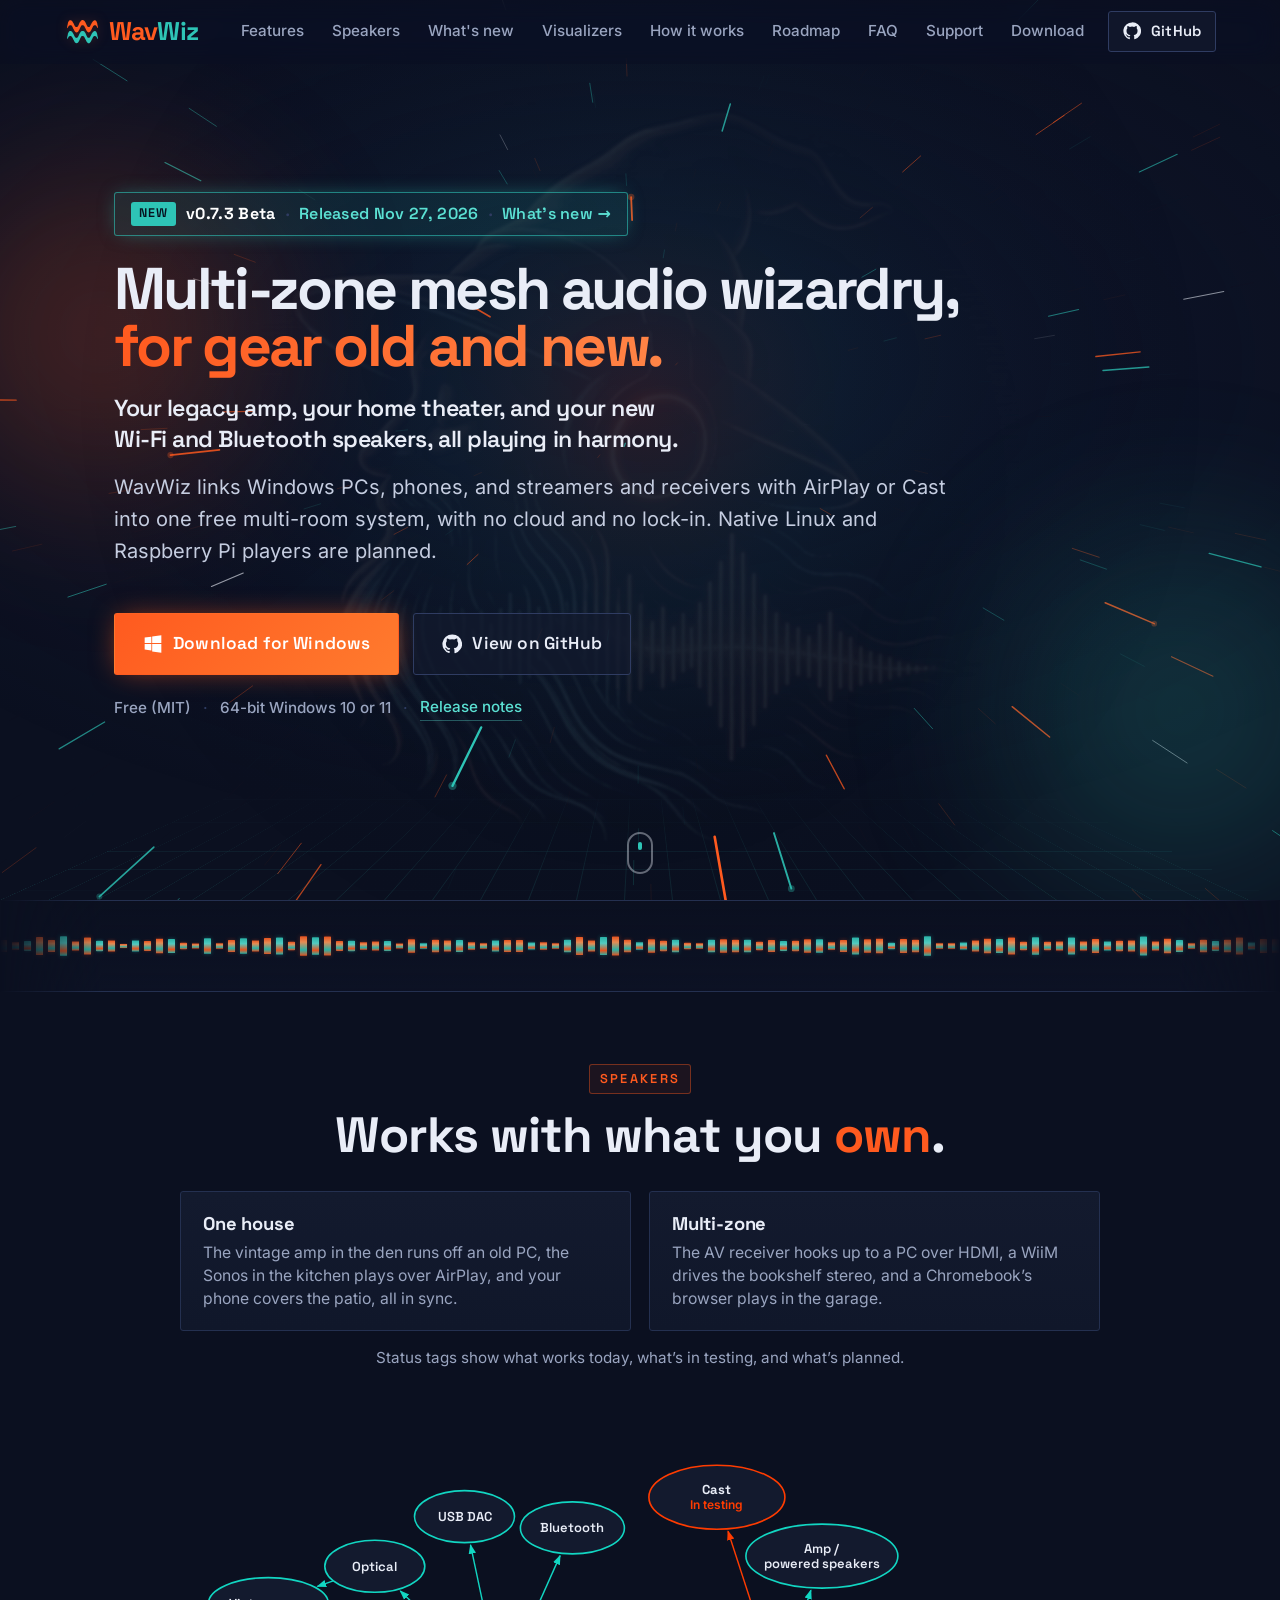
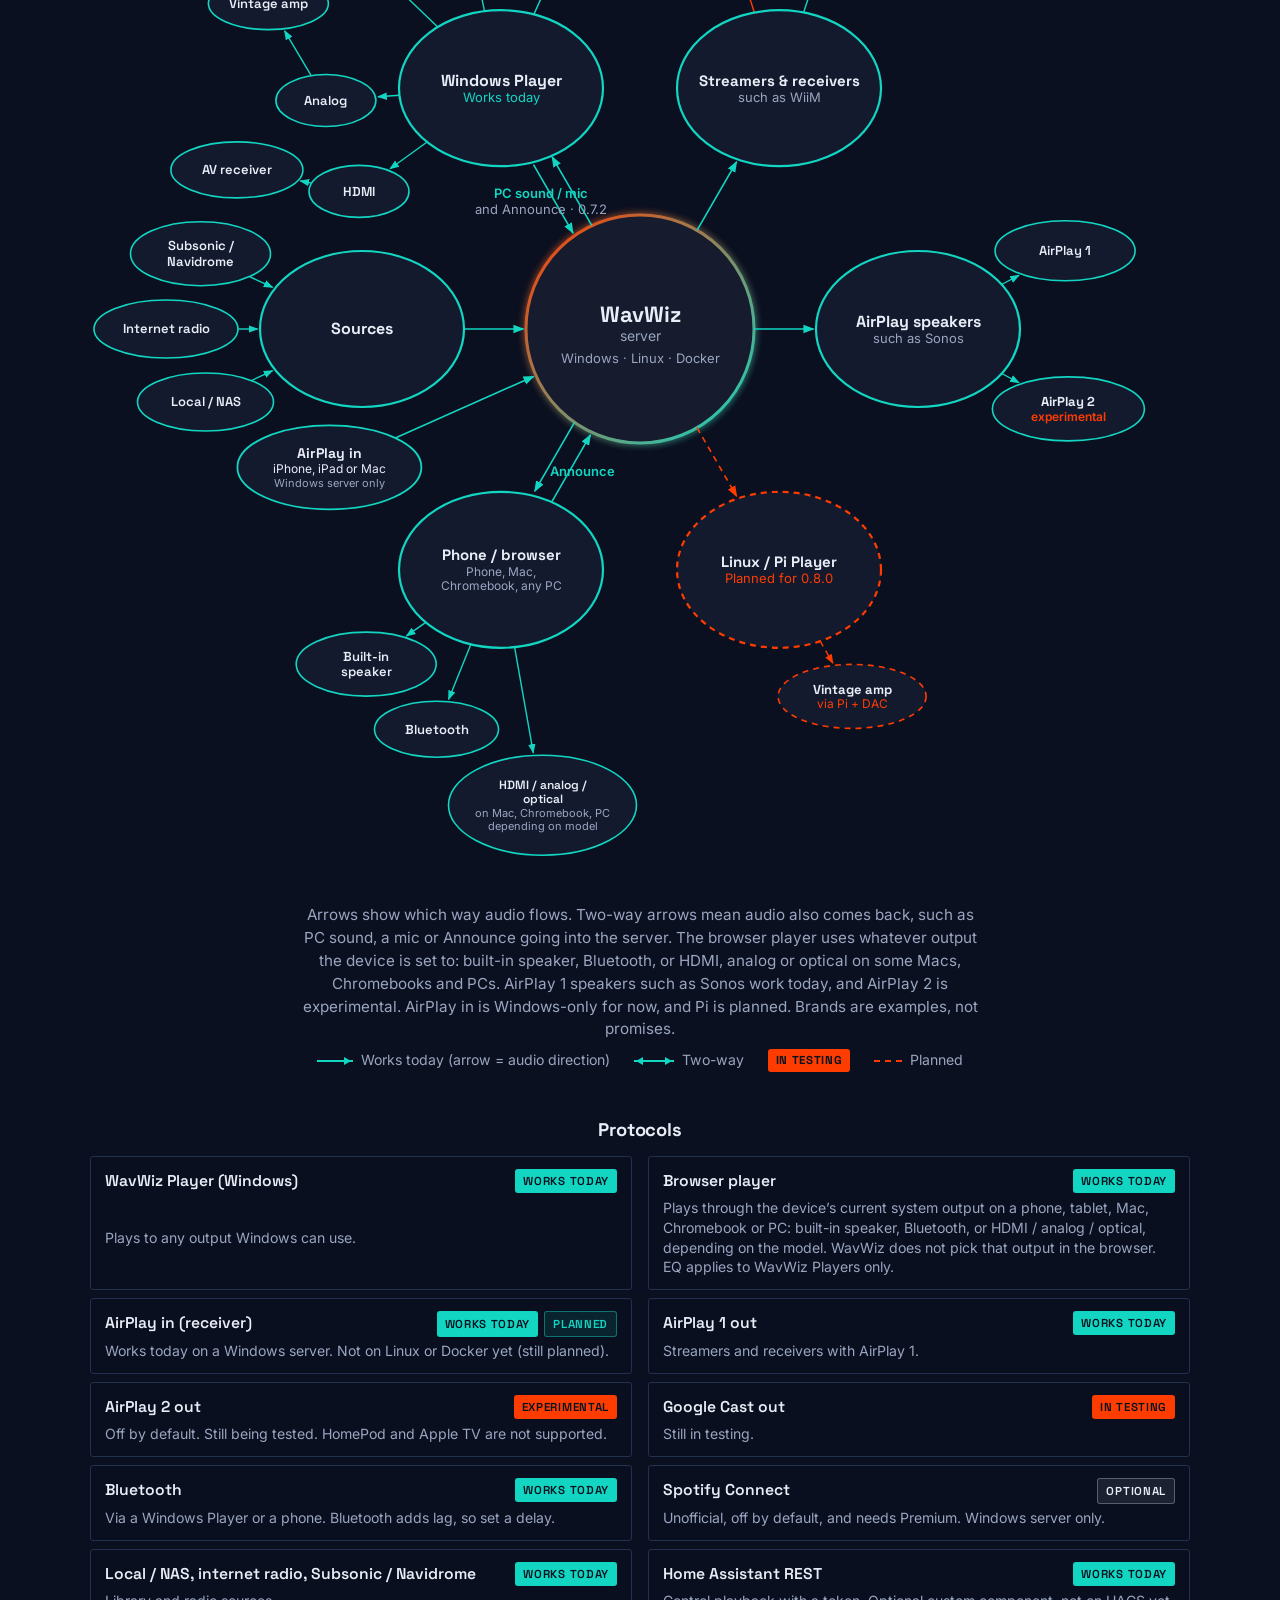
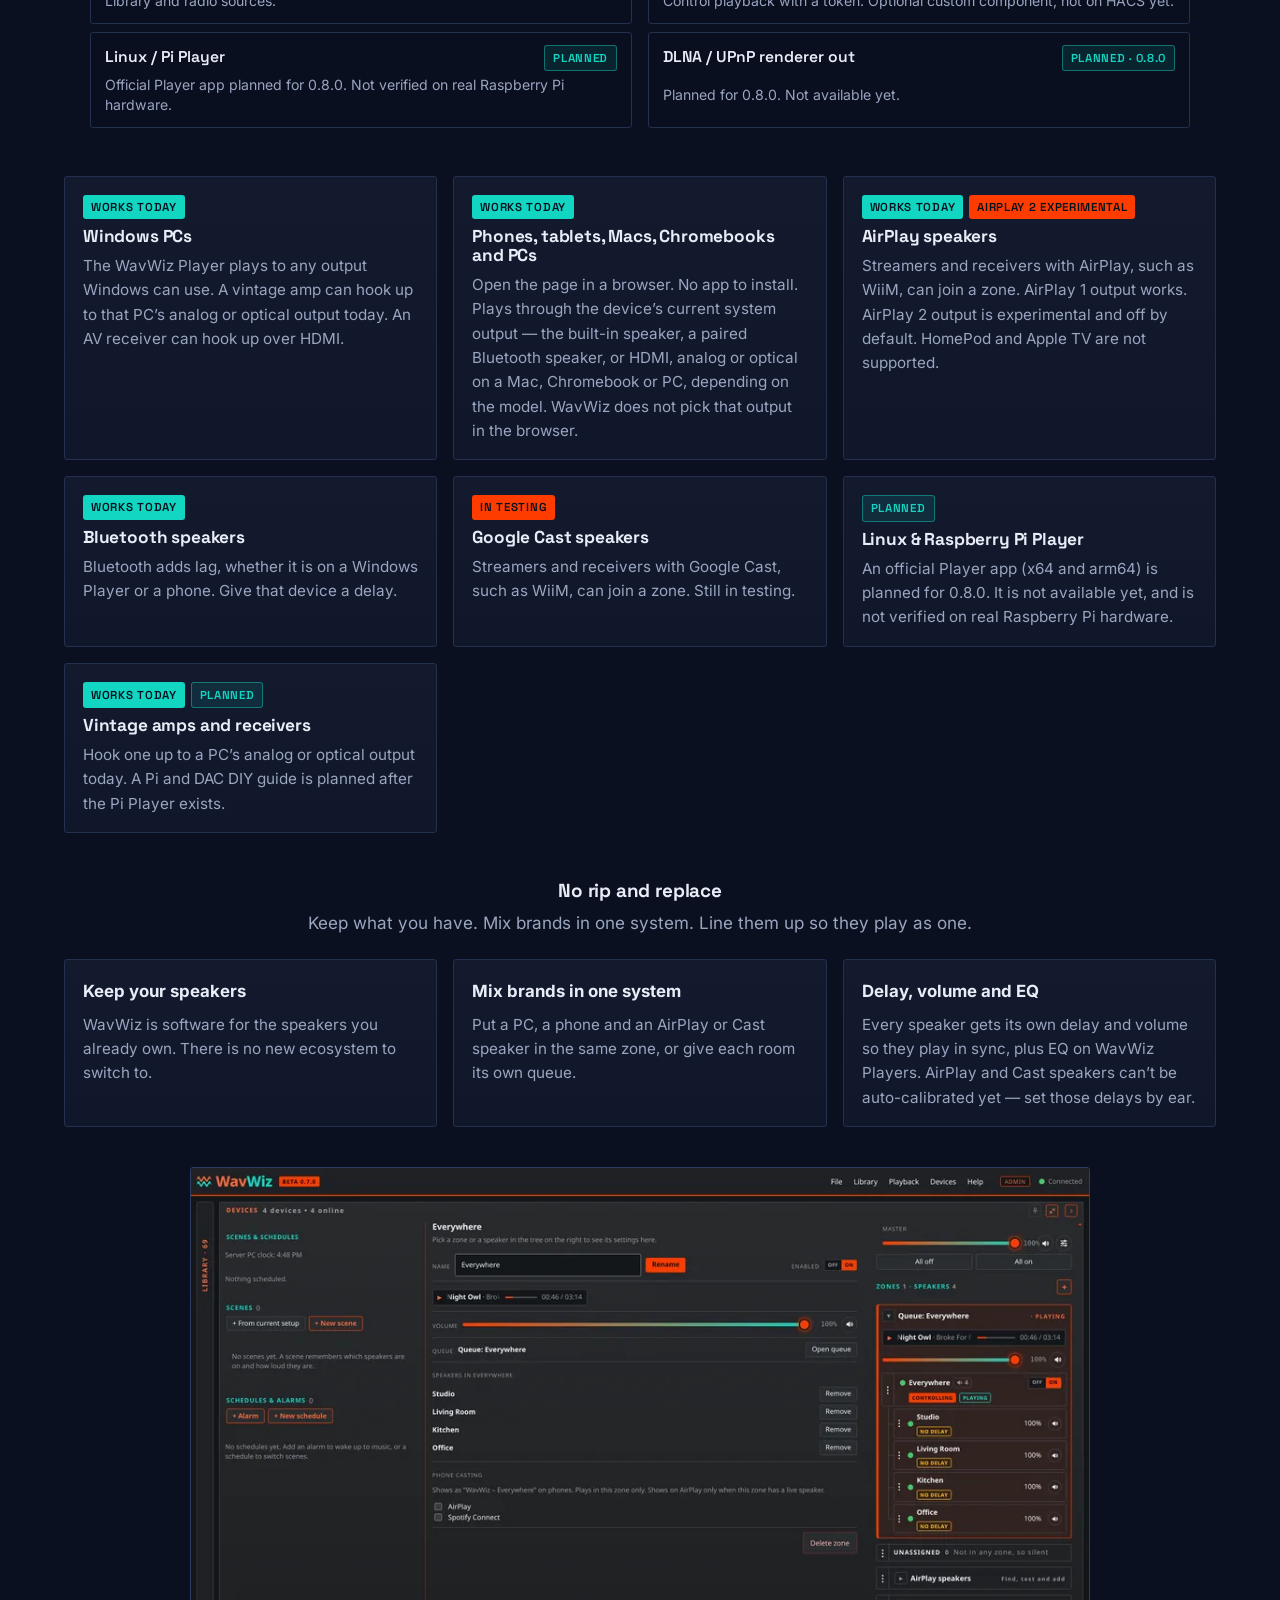
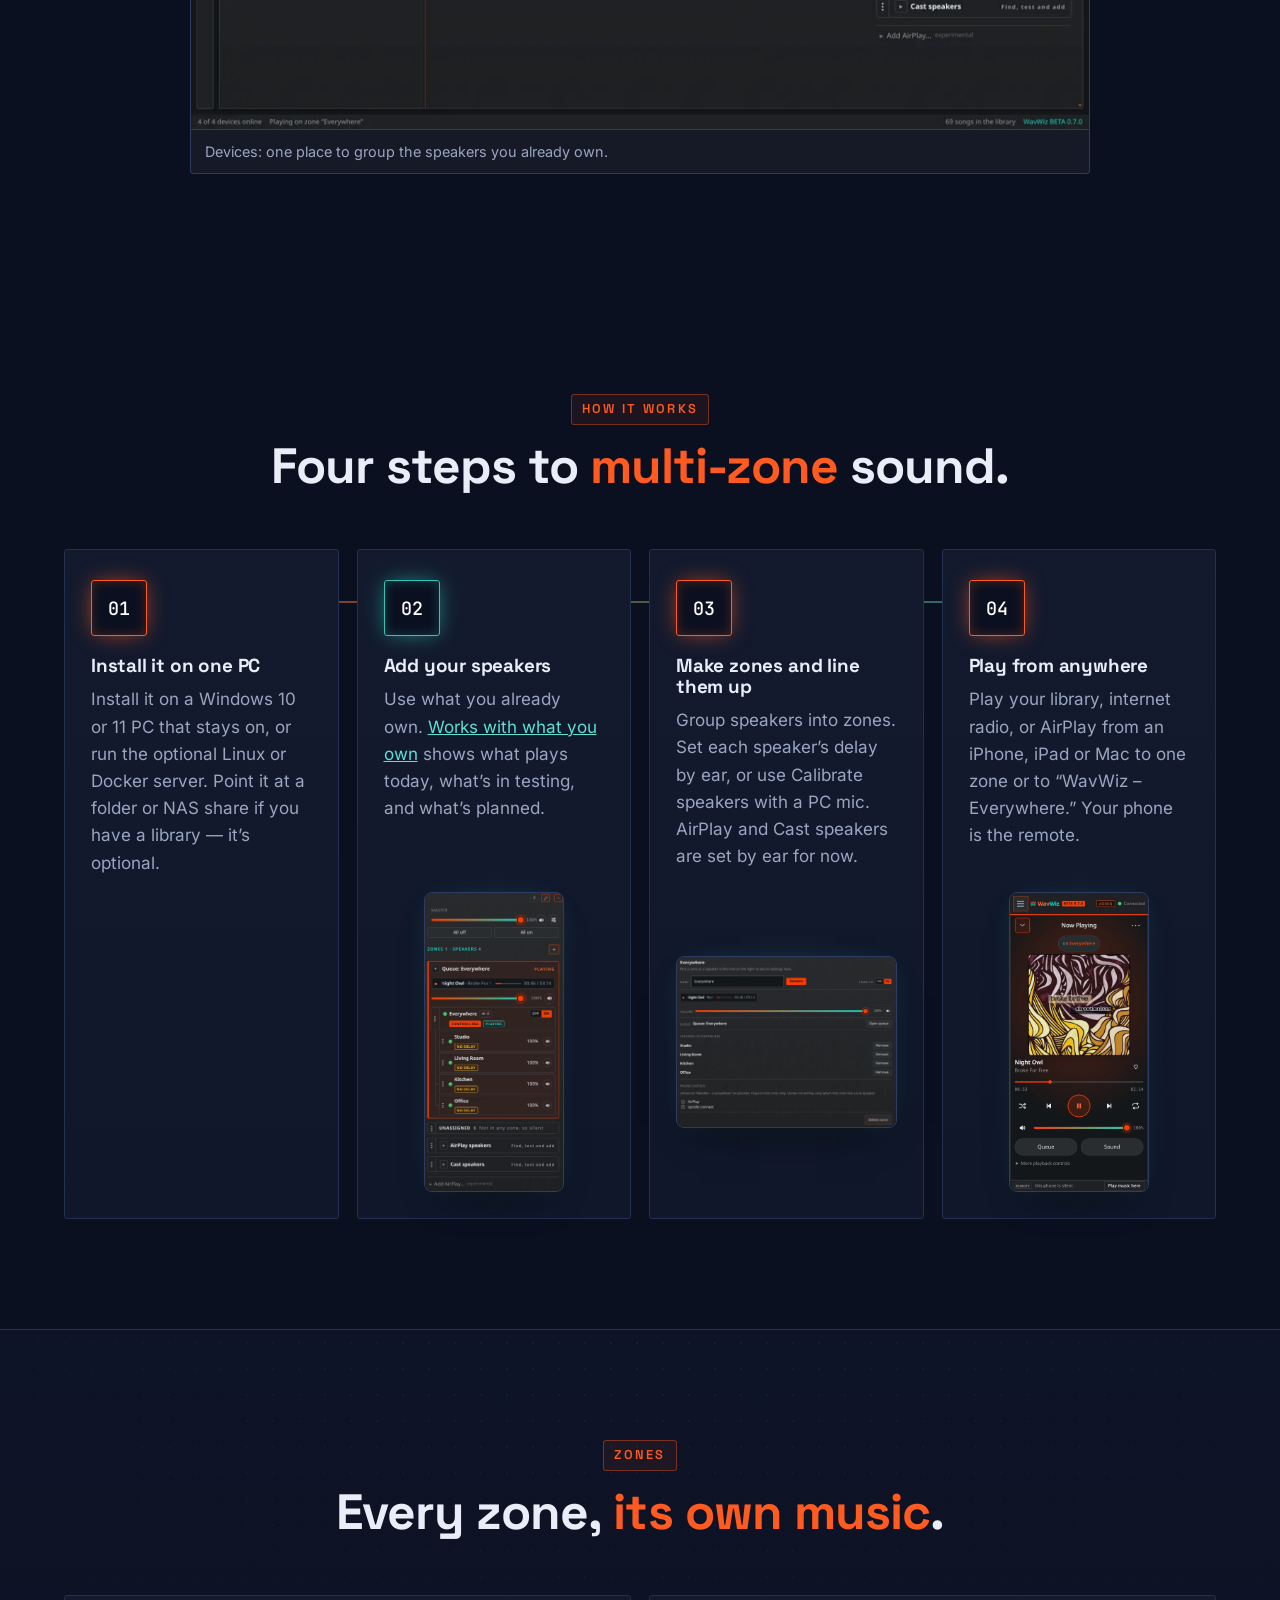
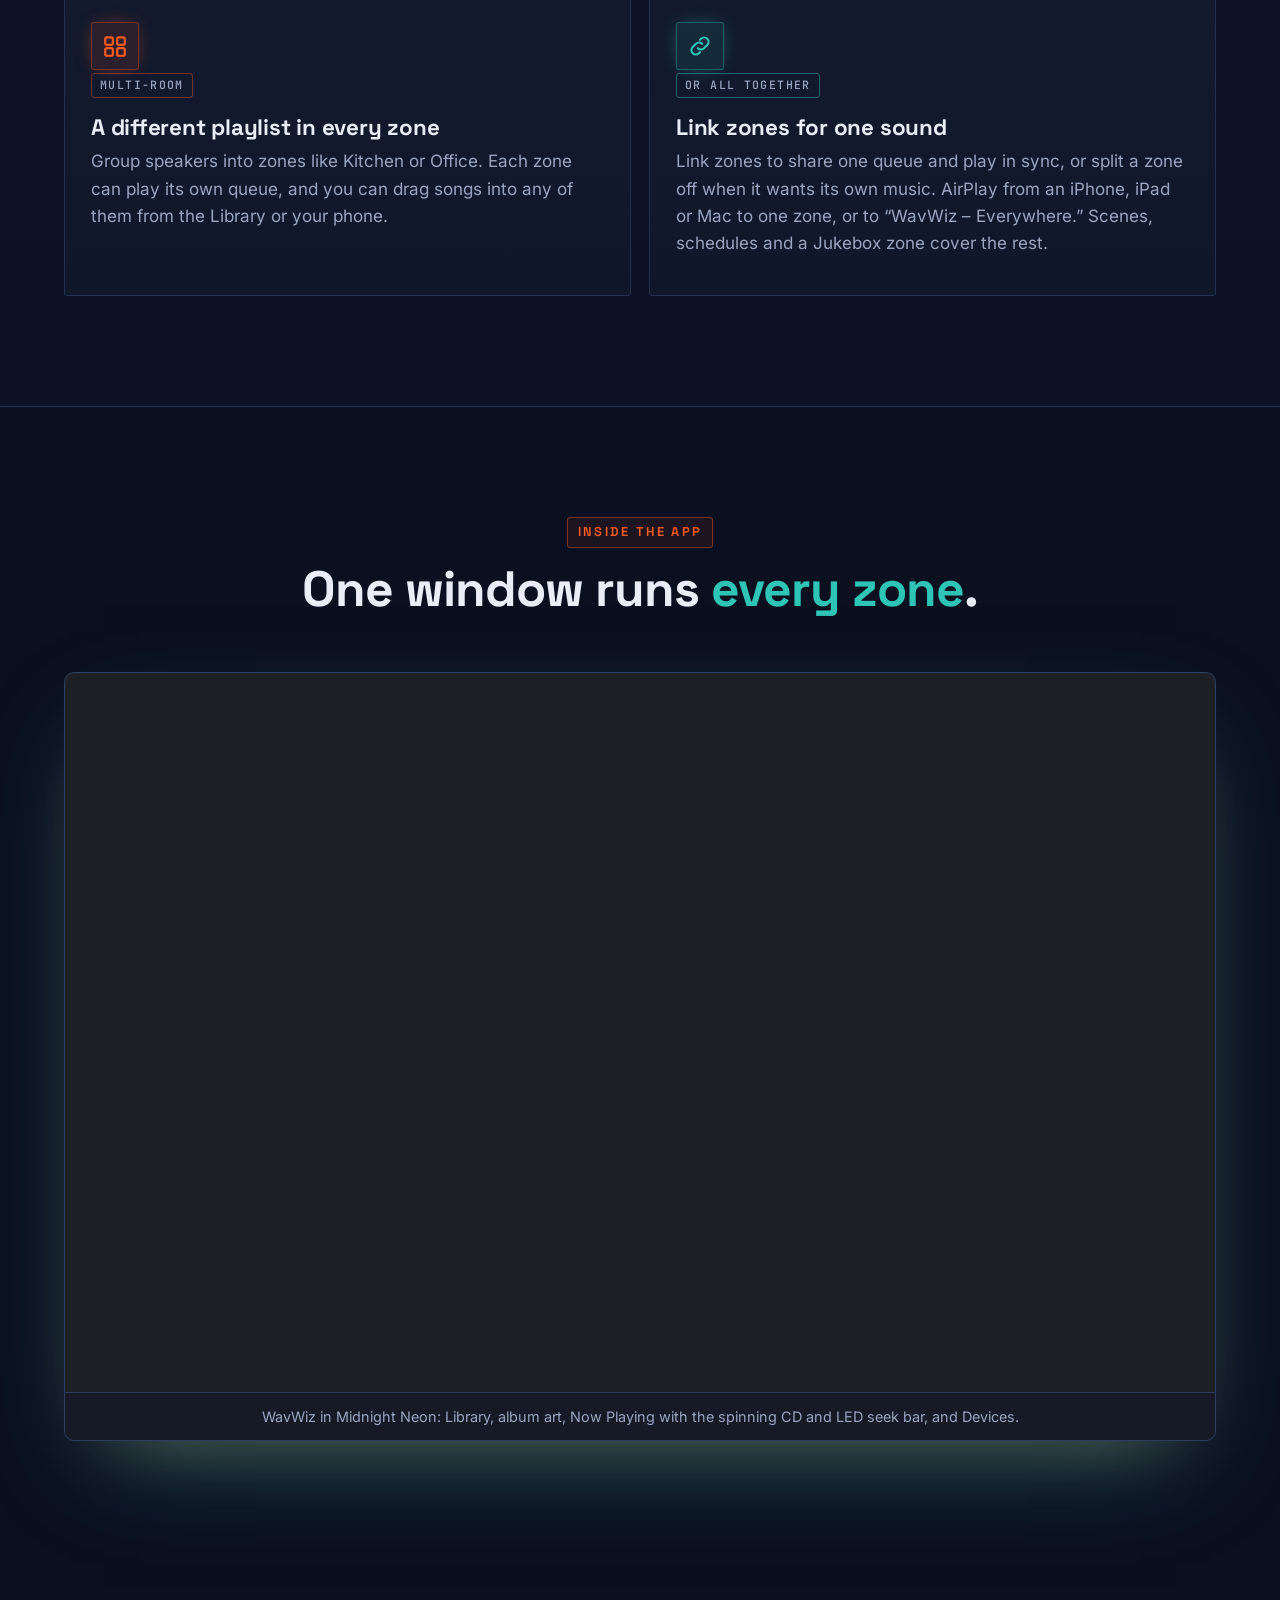
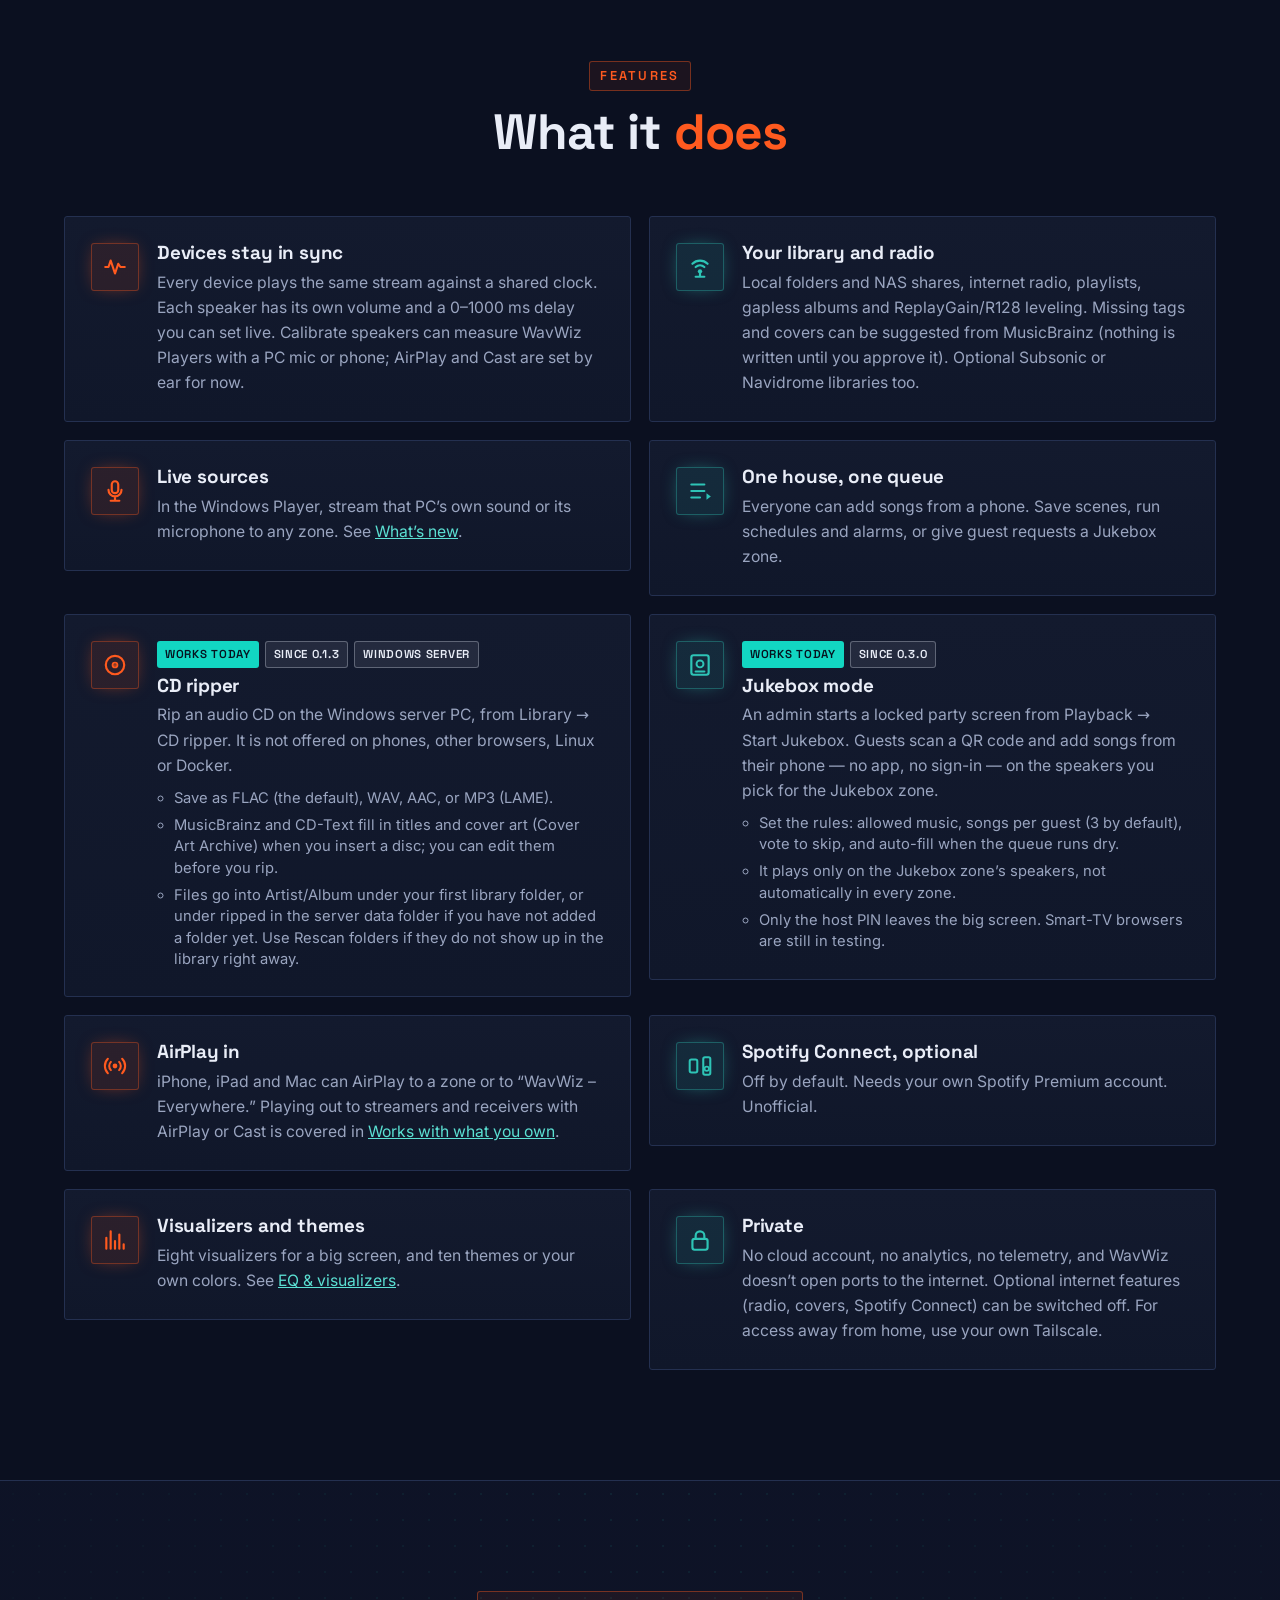
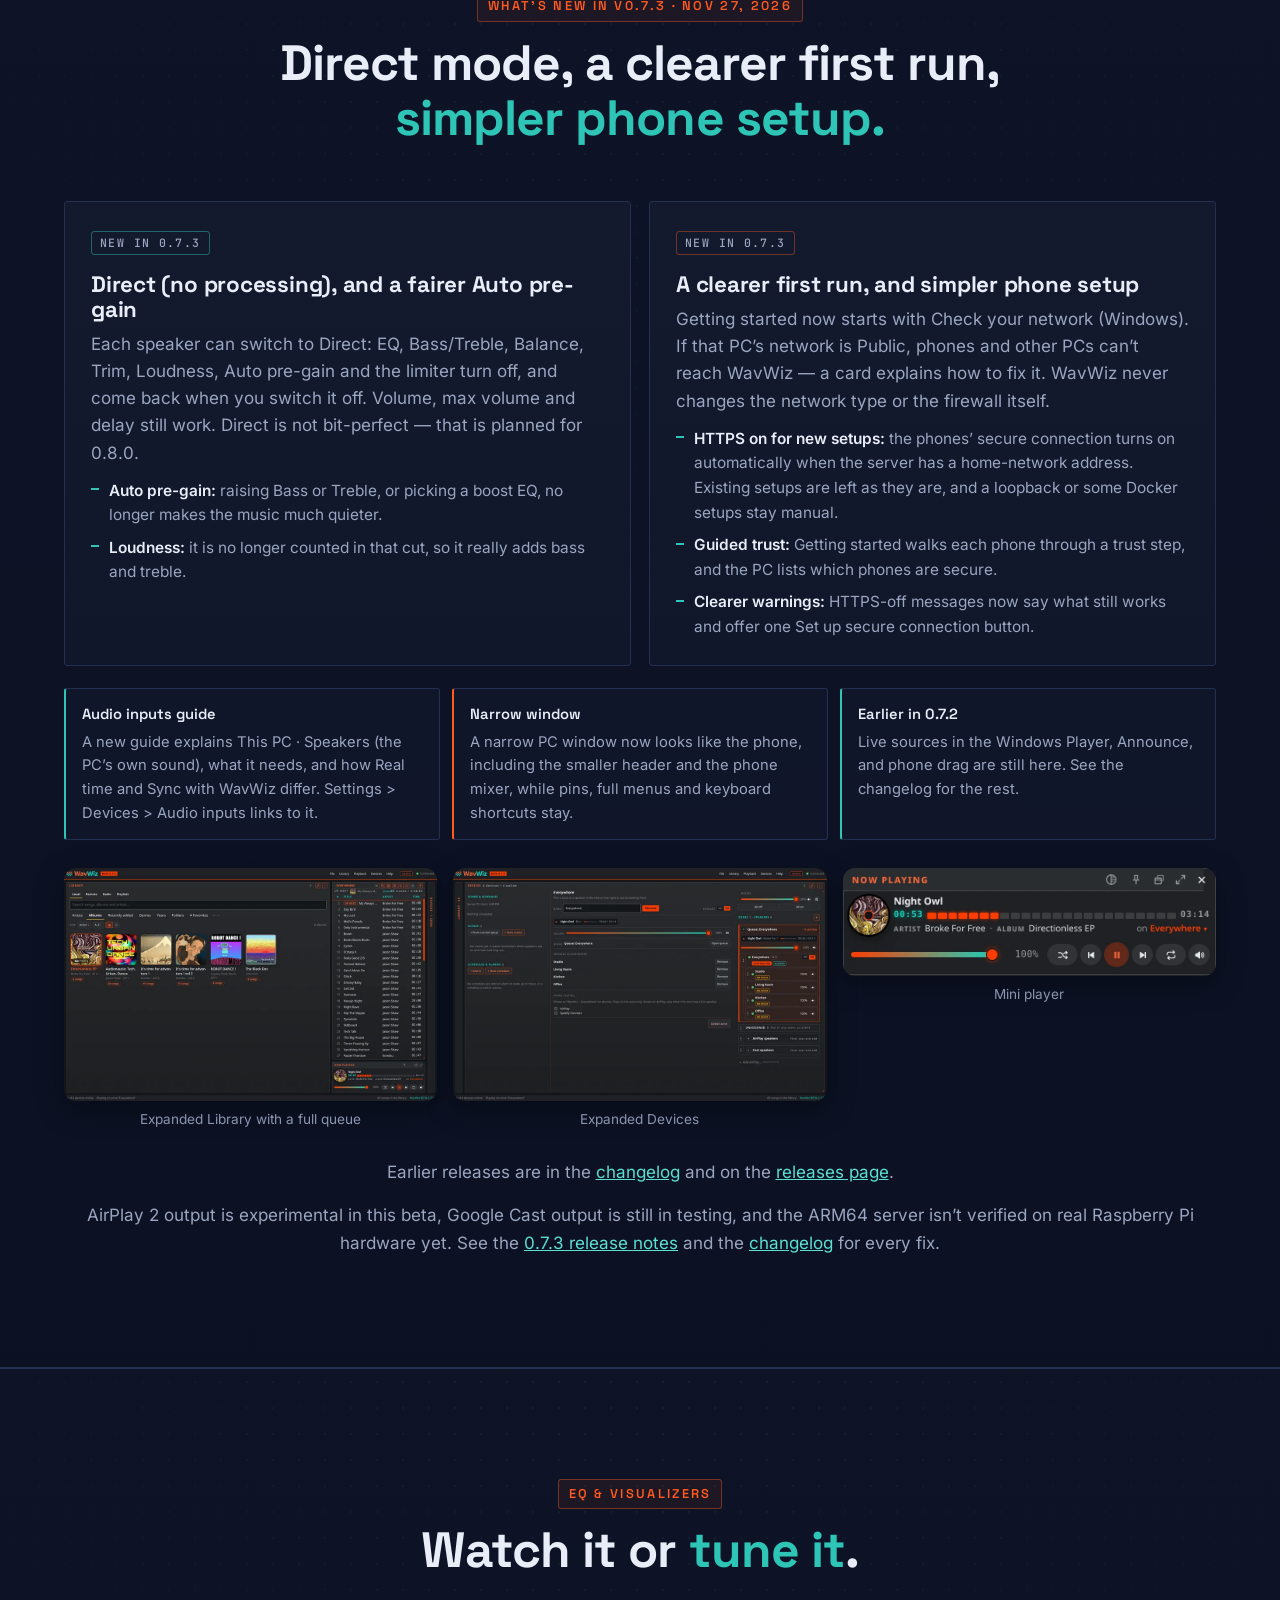
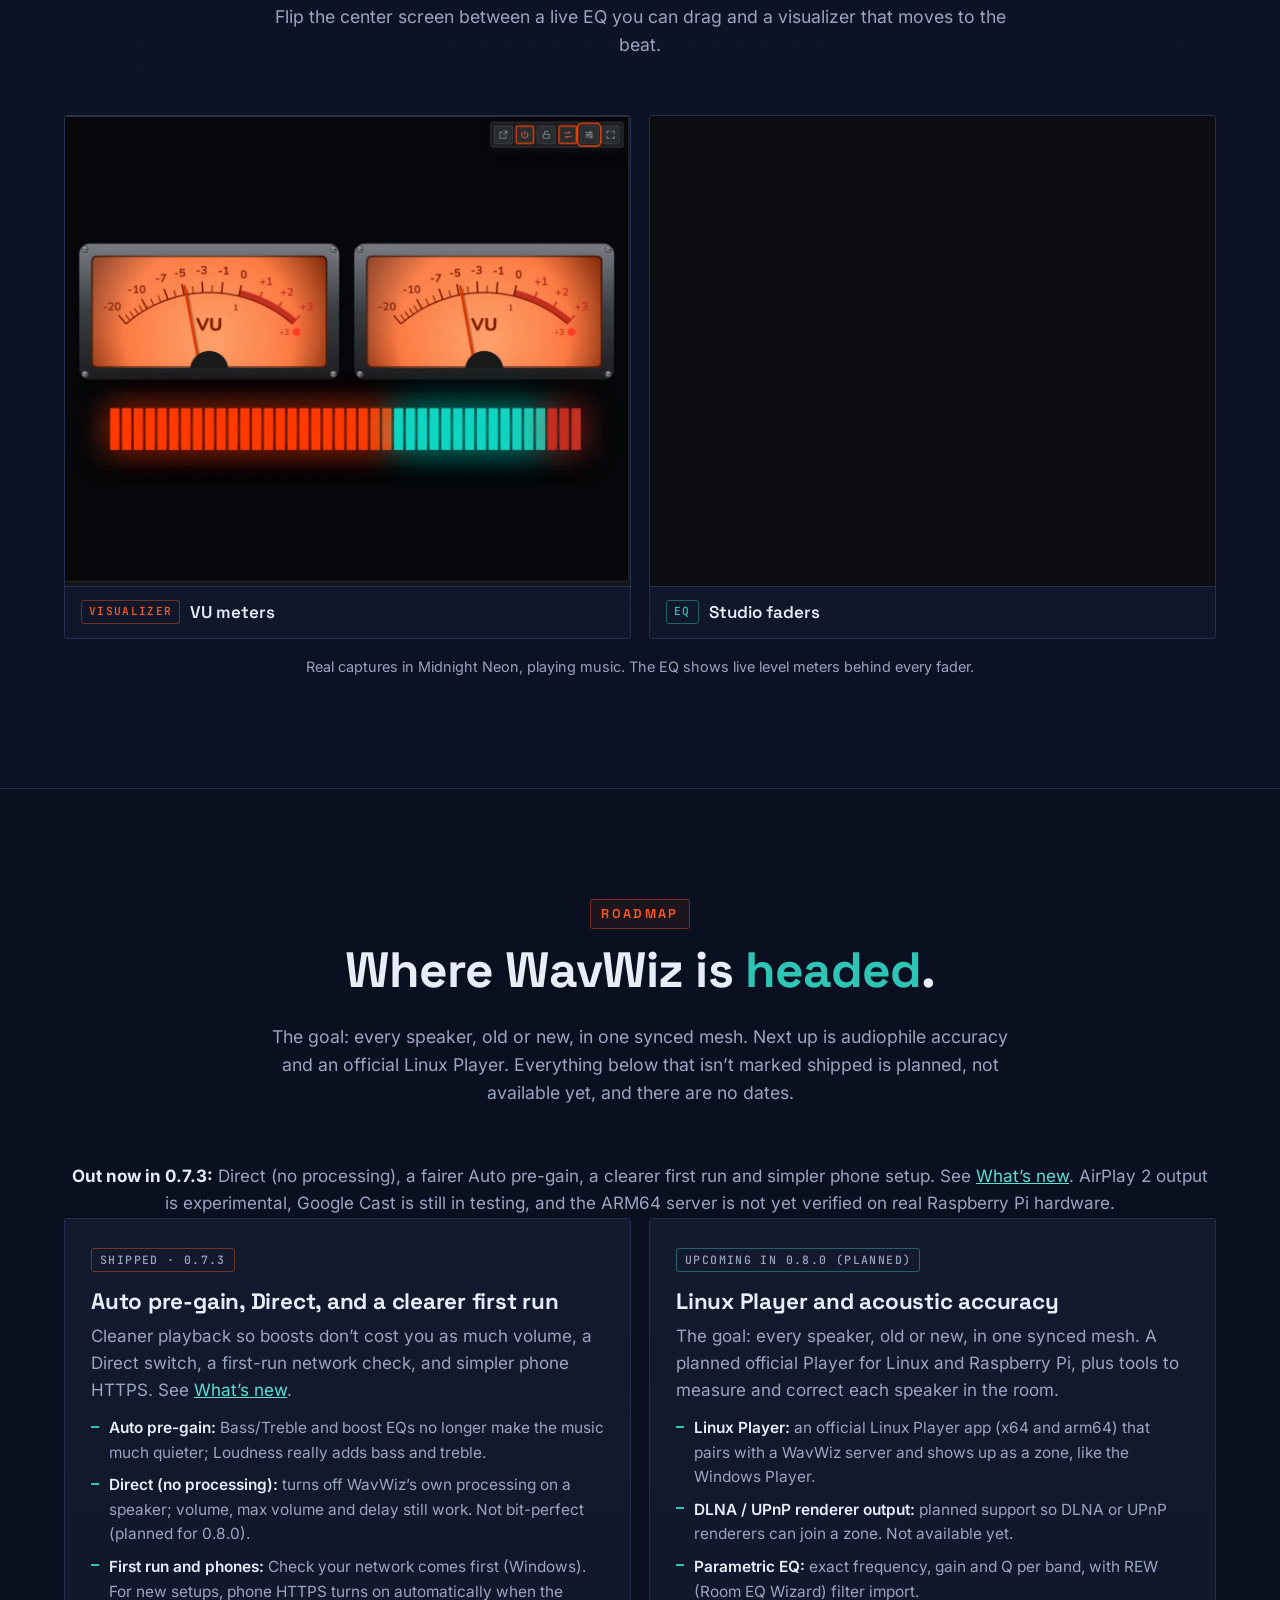
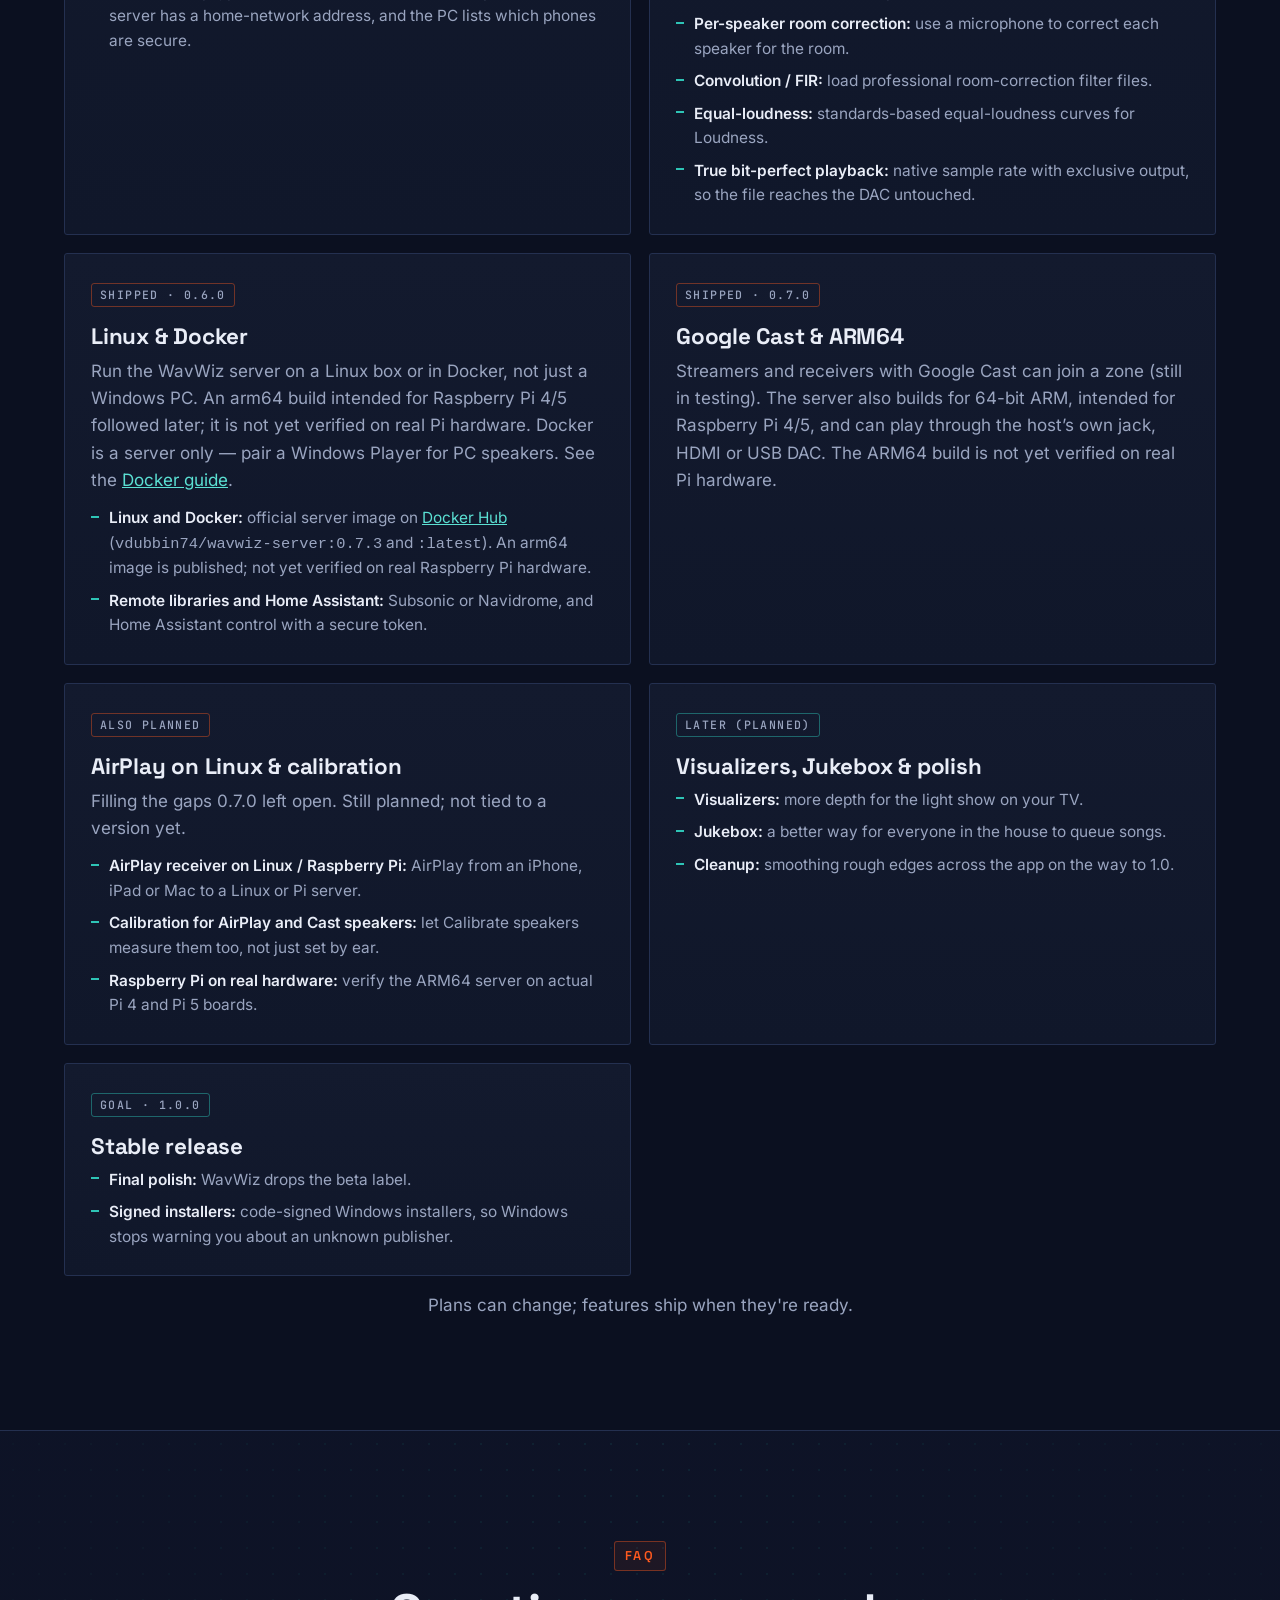
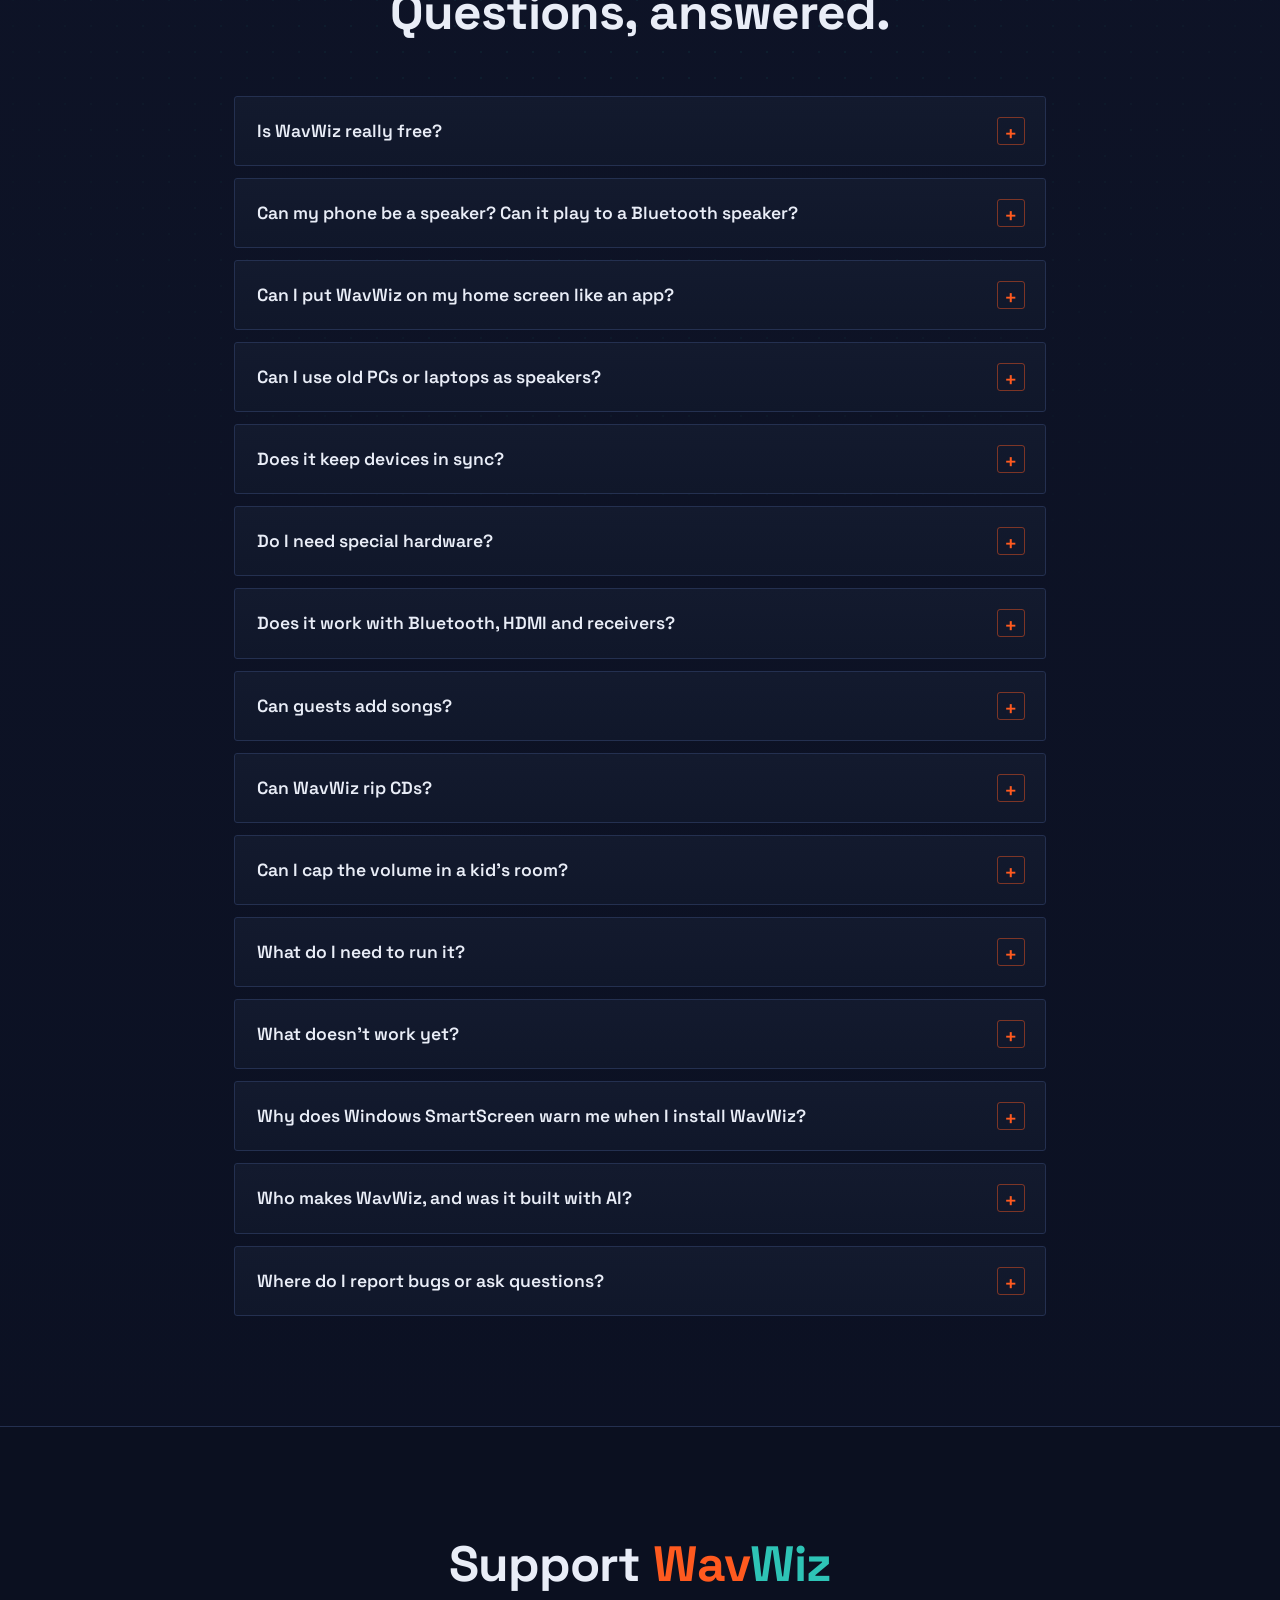
<file: index.html>
<!DOCTYPE html>
<html lang="en-US" data-version="0.7.3" data-release-date="2026-11-27">
<head>
  <meta charset="utf-8">
  <meta name="viewport" content="width=device-width, initial-scale=1, viewport-fit=cover">
  <title>WavWiz: Multi-zone mesh audio wizardry, for gear old and new</title>
  <meta name="description" content="One mesh for every speaker you own. Free, open-source multi-room music for Windows PCs, phones, and streamers and receivers with AirPlay or Cast, with no cloud and no lock-in.">
  <meta name="robots" content="index, follow, max-image-preview:large">
  <meta name="theme-color" content="#0b1020">
  <meta name="color-scheme" content="dark">
  <link rel="canonical" href="https://wavwiz.com/">

  <meta property="og:type" content="website">
  <meta property="og:site_name" content="WavWiz">
  <meta property="og:title" content="WavWiz: Multi-zone mesh audio wizardry, for gear old and new">
  <meta property="og:description" content="One mesh for every speaker you own. Free, open-source multi-room music for Windows PCs, phones, and streamers and receivers with AirPlay or Cast.">
  <meta property="og:url" content="https://wavwiz.com/">
  <meta property="og:image" content="https://wavwiz.com/assets/img/og-image-070.jpg">
  <meta property="og:image:type" content="image/jpeg">
  <meta property="og:image:width" content="1200">
  <meta property="og:image:height" content="630">
  <meta property="og:image:alt" content="The WavWiz window in Midnight Neon: the Library, big album art for Night Owl by Broke For Free, and Devices with the Everywhere zone and its four speakers.">
  <meta property="og:locale" content="en_US">
  <meta property="og:image:secure_url" content="https://wavwiz.com/assets/img/og-image-070.jpg">
  <meta name="twitter:card" content="summary_large_image">
  <meta name="twitter:title" content="WavWiz: Multi-zone mesh audio wizardry, for gear old and new">
  <meta name="twitter:description" content="One mesh for every speaker you own. Free, open-source multi-room music for Windows PCs, phones, and streamers and receivers with AirPlay or Cast.">
  <meta name="twitter:image" content="https://wavwiz.com/assets/img/og-image-070.jpg">
  <meta name="twitter:image:alt" content="The WavWiz window in Midnight Neon: the Library, big album art for Night Owl by Broke For Free, and Devices with the Everywhere zone and its four speakers.">

  <link rel="icon" href="favicon.ico" sizes="any">
  <link rel="icon" type="image/png" sizes="32x32" href="assets/img/favicon-32.png">
  <link rel="apple-touch-icon" href="assets/img/apple-touch-icon.png">

  <link rel="preload" href="assets/fonts/space-grotesk-latin.woff2" as="font" type="font/woff2" crossorigin>
  <link rel="preload" href="assets/fonts/inter-latin.woff2" as="font" type="font/woff2" crossorigin>
  <link rel="stylesheet" href="styles.css?v=078">
  <script type="application/ld+json">
{
    "@context": "https://schema.org",
    "@graph": [
      {
        "@type": "Organization",
        "@id": "https://wavwiz.com/#organization",
        "name": "WavWiz",
        "url": "https://wavwiz.com/",
        "logo": {
          "@type": "ImageObject",
          "url": "https://wavwiz.com/assets/img/apple-touch-icon.png",
          "width": 180,
          "height": 180
        },
        "sameAs": [
          "https://github.com/vdubbin74/WavWiz"
        ]
      },
      {
        "@type": "WebSite",
        "@id": "https://wavwiz.com/#website",
        "name": "WavWiz",
        "url": "https://wavwiz.com/",
        "inLanguage": "en-US",
        "description": "Multi-zone mesh audio wizardry, for gear old and new. One mesh for every speaker you own: free, open-source multi-room music for Windows.",
        "publisher": {
          "@id": "https://wavwiz.com/#organization"
        }
      },
      {
        "@type": "SoftwareApplication",
        "@id": "https://wavwiz.com/#software",
        "name": "WavWiz",
        "url": "https://wavwiz.com/",
        "description": "Multi-zone mesh audio wizardry, for gear old and new. WavWiz is a free, MIT-licensed multi-room music system. One mesh for every speaker you own. Run a Windows server (or an optional Linux/Docker server; an arm64 image is published, and is not yet verified on real Raspberry Pi hardware) and play through Windows Players or any modern browser on phones, tablets, Macs, Chromebooks and PCs. Streamers and receivers with AirPlay or Cast can join a zone: AirPlay 1 output works; AirPlay 2 output is experimental and off by default; Google Cast output, added in 0.7.0, is still in testing. HomePod and Apple TV are not supported. DLNA / UPnP renderer output is planned for 0.8.0 and is not available yet. An official Linux and Raspberry Pi Player is planned for 0.8.0. Local/NAS library, internet radio, Subsonic/Navidrome, AirPlay in, and live sources in the Windows Player. No cloud account, no telemetry.",
        "applicationCategory": "MultimediaApplication",
        "applicationSubCategory": "Multi-zone audio",
        "operatingSystem": "Windows 10, Windows 11",
        "processorRequirements": "64-bit (x64)",
        "softwareRequirements": "Microsoft Edge WebView2 Runtime for the player window (included with Windows 11 and current Windows 10)",
        "image": "https://wavwiz.com/assets/img/og-image-070.jpg",
        "screenshot": "https://wavwiz.com/assets/img/wavwiz-070-app-window.webp",
        "softwareVersion": "0.7.3",
        "datePublished": "2026-11-27",
        "dateModified": "2026-11-27",
        "downloadUrl": "https://github.com/vdubbin74/WavWiz/releases/download/v0.7.3/WavWiz-Setup-0.7.3.exe",
        "installUrl": "https://github.com/vdubbin74/WavWiz/releases/latest",
        "releaseNotes": "https://github.com/vdubbin74/WavWiz/releases/tag/v0.7.3",
        "license": "https://opensource.org/license/mit",
        "isAccessibleForFree": true,
        "inLanguage": "en-US",
        "offers": {
          "@type": "Offer",
          "price": "0",
          "priceCurrency": "USD"
        },
        "featureList": [
          "Multi-zone playback: different music per zone, or linked sync",
          "Per-speaker delay, volume and 10-band EQ",
          "Windows Players plus browser speakers on phones, tablets, Mac and Linux",
          "Local/NAS library, internet radio, Subsonic/Navidrome",
          "CD ripper on the Windows server (since 0.1.3): FLAC, WAV, AAC or MP3, with MusicBrainz and CD-Text lookup; not on Linux, Docker, phones or other browsers",
          "AirPlay receiver; AirPlay 1 speaker output; AirPlay 2 experimental and off by default",
          "Google Cast speaker output (since 0.7.0; still in testing)",
          "Live sources in the Windows Player: stream that PC's own sound or microphone to any zone (Real time or Sync with WavWiz)",
          "Scenes, schedules and alarms",
          "Jukebox mode (since 0.3.0): a locked party screen; guests scan a QR code and add songs from a phone with no app or sign-in, on the Jukebox zone's speakers",
          "Optional Home Assistant control via REST (custom component not on HACS)",
          "Optional unofficial Spotify Connect (off by default; Premium required)",
          "Optional Linux/Docker server (tags 0.7.3 and latest; an arm64 image is published, not yet verified on real Raspberry Pi hardware); plays through the host sound card or headless; no AirPlay receiver or AirPlay 2 output",
          "MIT licensed; no cloud account; no telemetry"
        ],
        "sameAs": [
          "https://github.com/vdubbin74/WavWiz",
          "https://alternativeto.net/software/wavwiz/",
          "https://hub.docker.com/r/vdubbin74/wavwiz-server"
        ],
        "publisher": {
          "@id": "https://wavwiz.com/#organization"
        },
        "author": {
          "@type": "Person",
          "name": "vdubbin74",
          "url": "https://github.com/vdubbin74"
        }
      },
      {
        "@type": "FAQPage",
        "@id": "https://wavwiz.com/#faq",
        "mainEntity": [
          {
            "@type": "Question",
            "name": "Is WavWiz really free?",
            "acceptedAnswer": {
              "@type": "Answer",
              "text": "Yes. WavWiz is free and open source under the MIT license. There's nothing to buy, no subscription and no account to create."
            }
          },
          {
            "@type": "Question",
            "name": "Can my phone be a speaker? Can it play to a Bluetooth speaker?",
            "acceptedAnswer": {
              "@type": "Answer",
              "text": "Yes. Open the WavWiz page in your phone's browser on your home Wi-Fi and tap Play music here. There's no app to install. The phone plays through whatever it's using for sound, so if it's paired with a Bluetooth speaker, headphones or a home AV receiver with Bluetooth, the music comes out there. Tablets work the same way. Bluetooth adds its own lag, so give that phone a little delay (or calibrate it) to line it up with the other devices. On iPhone, tap the page once to start the sound, and keep the WavWiz page open while it plays."
            }
          },
          {
            "@type": "Question",
            "name": "Can I put WavWiz on my home screen like an app?",
            "acceptedAnswer": {
              "@type": "Answer",
              "text": "Yes. First open the WavWiz page from your server on your phone or tablet. iPhone or iPad (Safari): tap Share, then Add to Home Screen, then Add. Android (Chrome): tap the three-dot menu, then Add to Home screen or Install app. You get a WavWiz shortcut that opens straight to your house, so you don't have to remember the address."
            }
          },
          {
            "@type": "Question",
            "name": "Can I use old PCs or laptops as speakers?",
            "acceptedAnswer": {
              "@type": "Answer",
              "text": "Yes. Any Windows 10 or 11 PC can run WavWiz Player and play through its own speakers, headphones, HDMI, optical, USB or Bluetooth output. Anything else with a modern browser, like a Mac, a Chromebook or an older laptop, can join by opening the WavWiz page."
            }
          },
          {
            "@type": "Question",
            "name": "Does it keep devices in sync?",
            "acceptedAnswer": {
              "@type": "Answer",
              "text": "Every device plays the same stream against a shared clock, and WavWiz keeps correcting each device's drift so devices stay together. Bluetooth speakers and TVs add their own lag, so each device gets its own delay (0 to 1000 ms). Set it by ear while the music plays, or let Calibrate speakers measure it with a PC mic or your phone (AirPlay and Cast speakers can't be calibrated yet; set those by ear). No sync measurements have been published yet."
            }
          },
          {
            "@type": "Question",
            "name": "Do I need special hardware?",
            "acceptedAnswer": {
              "@type": "Answer",
              "text": "No. You need one always-on Windows PC (or an optional Linux or Docker server) and the speakers you already have. See Works with what you own for what works today, what is in testing, and what is planned."
            }
          },
          {
            "@type": "Question",
            "name": "Does it work with Bluetooth, HDMI and receivers?",
            "acceptedAnswer": {
              "@type": "Answer",
              "text": "Yes. The Windows Player can play to HDMI, optical, USB, Bluetooth and any other Windows output. For streamers, AirPlay, Cast and what is planned, see Works with what you own."
            }
          },
          {
            "@type": "Question",
            "name": "Can guests add songs?",
            "acceptedAnswer": {
              "@type": "Answer",
              "text": "Yes. Anyone on your network can add songs from their own phone. For parties, an admin starts Jukebox mode from Playback, Start Jukebox. It puts a QR code on a locked big screen. Guests scan it and add songs with no app and no sign-in, within your rules: allowed music, songs per guest, vote to skip and more. Songs play on the speakers you pick for the Jukebox zone, not automatically on every zone. The Jukebox screen runs in a web browser on a PC, laptop or tablet. A PC or laptop connected to the TV works best; smart-TV browsers are still in testing."
            }
          },
          {
            "@type": "Question",
            "name": "Can WavWiz rip CDs?",
            "acceptedAnswer": {
              "@type": "Answer",
              "text": "Yes, on the Windows server PC. Open Library, CD ripper. It is not offered on a phone, another browser, Linux or Docker. When you insert a disc, MusicBrainz and CD-Text fill in artist, album, year, track titles and cover art (covers come from the Cover Art Archive); you can edit them before you start. Rip to FLAC (the default), WAV, AAC or MP3. Files go into an Artist/Album folder under your first library folder, or under ripped in the server data folder if you have not added a library folder yet. Use Rescan folders if they do not show up in the library right away."
            }
          },
          {
            "@type": "Question",
            "name": "Can I cap the volume in a kid's room?",
            "acceptedAnswer": {
              "@type": "Answer",
              "text": "Yes. As an admin, set a max-volume lock on any device. Nothing can raise that device past the cap, and turning it down always works."
            }
          },
          {
            "@type": "Question",
            "name": "What do I need to run it?",
            "acceptedAnswer": {
              "@type": "Answer",
              "text": "The server needs a 64-bit Windows 10 (October 2018 Update or newer) or Windows 11 PC that stays on, and everything else comes in the installer. You can also run the optional Linux or Docker server (vdubbin74/wavwiz-server:0.7.3 or :latest; an arm64 image is published, not yet verified on real Raspberry Pi hardware). Speakers need WavWiz Player on Windows or any modern browser on the same home network."
            }
          },
          {
            "@type": "Question",
            "name": "What doesn't work yet?",
            "acceptedAnswer": {
              "@type": "Answer",
              "text": "WavWiz is a public beta. AirPlay 2 output is experimental and off by default. Google Cast output is still in testing. Calibrate speakers can't measure AirPlay or Cast yet; set those delays by ear. The Linux/Docker arm64 server, intended for Raspberry Pi 4 and 5, has not been verified on real Pi hardware, and there is no official Linux or Pi Player yet (planned for 0.8.0). There is no AirPlay receiver on Linux yet (still planned). HomePod and Apple TV are not supported. DLNA / UPnP renderer output is planned for 0.8.0 and is not available yet. Smart-TV browsers are still in testing; a PC connected to the TV is the reliable path. On iPhone, tap the page once to start the sound."
            }
          },
          {
            "@type": "Question",
            "name": "Why does Windows SmartScreen warn me when I install WavWiz?",
            "acceptedAnswer": {
              "@type": "Answer",
              "text": "The installer isn't code-signed yet, so SmartScreen doesn't recognize it. If you downloaded it from the official WavWiz releases page on GitHub, click More info, then Run anyway. To double-check the file, compare its SHA-256 checksum with the one on the release page."
            }
          },
          {
            "@type": "Question",
            "name": "Who makes WavWiz, and was it built with AI?",
            "acceptedAnswer": {
              "@type": "Answer",
              "text": "WavWiz is a hobby project by vdubbin74, who builds his own speakers and keeps an always-on Windows PC at home. He came up with WavWiz, set the spec, makes the design decisions and tests the builds at home. AI coding agents wrote the code, and AI helped write the docs and this site. The source is on GitHub under the MIT license."
            }
          },
          {
            "@type": "Question",
            "name": "Where do I report bugs or ask questions?",
            "acceptedAnswer": {
              "@type": "Answer",
              "text": "Report bugs on GitHub Issues. For questions, ideas and setup help, use WavWiz Discussions on GitHub."
            }
          }
        ]
      }
    ]
  }
  </script>
  <script>document.documentElement.classList.add('js');</script>
</head>
<body>
  <a class="skip-link" href="#main">Skip to content</a>
  <div class="watermark" aria-hidden="true"></div>

  <!-- ============ HEADER ============ -->
  <header class="site-header" id="top">
    <div class="container header-inner">
      <a class="wordmark" href="#top" aria-label="WavWiz home" style="display:inline-flex;align-items:center;white-space:nowrap"><img class="wm-emblem" src="assets/img/wavwiz-emblem-site.svg" alt="" width="36" height="36" decoding="async"><span class="wm-wav">Wav</span><span class="wm-wiz">Wiz</span></a>
      <button class="nav-toggle" type="button" aria-expanded="false" aria-controls="site-nav" aria-label="Open menu">
        <span></span><span></span><span></span>
      </button>
      <nav class="site-nav" id="site-nav" aria-label="Main">
        <a href="#features">Features</a>
        <a href="#devices">Speakers</a>
        <a href="#new">What's new</a>
        <a href="#visualizers">Visualizers</a>
        <a href="#how">How it works</a>
        <a href="#roadmap">Roadmap</a>
        <a href="#faq">FAQ</a>
        <a href="#support">Support</a>
        <a href="#download">Download</a>
        <a class="btn btn-ghost btn-sm" href="https://github.com/vdubbin74/WavWiz" target="_blank" rel="noopener">
          <svg class="ico" viewBox="0 0 24 24" aria-hidden="true"><path fill="currentColor" d="M12 .5a11.5 11.5 0 0 0-3.64 22.41c.58.1.79-.25.79-.56v-2c-3.2.7-3.88-1.37-3.88-1.37-.53-1.33-1.28-1.69-1.28-1.69-1.05-.71.08-.7.08-.7 1.16.08 1.77 1.19 1.77 1.19 1.03 1.77 2.7 1.26 3.36.96.1-.75.4-1.26.73-1.55-2.55-.29-5.24-1.28-5.24-5.68 0-1.26.45-2.28 1.19-3.09-.12-.29-.52-1.46.11-3.05 0 0 .97-.31 3.17 1.18a11 11 0 0 1 5.77 0c2.2-1.49 3.17-1.18 3.17-1.18.63 1.59.23 2.76.11 3.05.74.81 1.19 1.83 1.19 3.09 0 4.41-2.69 5.38-5.25 5.67.41.36.78 1.06.78 2.14v3.17c0 .31.21.67.8.56A11.5 11.5 0 0 0 12 .5Z"/></svg>
          GitHub
        </a>
      </nav>
    </div>
  </header>

  <main id="main">
    <!-- ============ HERO ============ -->
    <section class="hero" aria-labelledby="hero-title">
      <canvas class="warp" id="warp" aria-hidden="true"></canvas>
      <div class="hero-glow hero-glow-a" data-parallax="0.25" aria-hidden="true"></div>
      <div class="hero-glow hero-glow-b" data-parallax="-0.15" aria-hidden="true"></div>
      <div class="hero-grid" aria-hidden="true"></div>

      <div class="container hero-inner">
        <div class="hero-copy" data-parallax="0.12">
          <a class="badge badge-ver" href="#new" aria-label="What's new in v0.7.3 Beta, released Nov 27, 2026"><span class="bv-new">New</span><b>v<span data-ver>0.7.3</span> Beta</b><span class="bv-sep" aria-hidden="true">·</span><span class="bv-date"><span class="bv-date-long">Released <span data-reldate>Nov 27, 2026</span></span><span class="bv-date-short" data-reldate-short>Nov 27</span></span><span class="bv-sep bv-sep-more" aria-hidden="true">·</span><span class="bv-more"><span class="bv-more-label">What&rsquo;s new </span><span class="bv-more-arrow" aria-hidden="true">&rarr;</span></span></a>
          <h1 id="hero-title" class="hero-title">
            <span class="line">Multi-zone mesh audio wizardry,</span>
            <span class="line glow-text">for gear old and new.</span>
          </h1>
          <p class="hero-kicker">Your legacy amp, your home theater, and your new <span class="nowrap">Wi-Fi</span> and Bluetooth speakers, all playing in harmony.</p>
          <p class="hero-sub">WavWiz links Windows PCs, phones, and streamers and receivers with AirPlay or Cast into one free multi-room system, with no cloud and no lock-in. Native Linux and Raspberry Pi players are planned.</p>
          <div class="hero-ctas">
            
            <a class="btn btn-primary btn-lg" href="https://github.com/vdubbin74/WavWiz/releases/latest" target="_blank" rel="noopener">
              <svg class="ico" viewBox="0 0 24 24" aria-hidden="true"><path fill="currentColor" d="M2 4.3 10 3.2v7.7H2V4.3Zm9-1.2L22 1.5v9.4H11V3.1ZM2 12h8v7.8l-8-1.1V12Zm9 0h11v10.5l-11-1.6V12Z"/></svg>
              Download for Windows
            </a>
            <a class="btn btn-ghost btn-lg" href="https://github.com/vdubbin74/WavWiz" target="_blank" rel="noopener">
              <svg class="ico" viewBox="0 0 24 24" aria-hidden="true"><path fill="currentColor" d="M12 .5a11.5 11.5 0 0 0-3.64 22.41c.58.1.79-.25.79-.56v-2c-3.2.7-3.88-1.37-3.88-1.37-.53-1.33-1.28-1.69-1.28-1.69-1.05-.71.08-.7.08-.7 1.16.08 1.77 1.19 1.77 1.19 1.03 1.77 2.7 1.26 3.36.96.1-.75.4-1.26.73-1.55-2.55-.29-5.24-1.28-5.24-5.68 0-1.26.45-2.28 1.19-3.09-.12-.29-.52-1.46.11-3.05 0 0 .97-.31 3.17 1.18a11 11 0 0 1 5.77 0c2.2-1.49 3.17-1.18 3.17-1.18.63 1.59.23 2.76.11 3.05.74.81 1.19 1.83 1.19 3.09 0 4.41-2.69 5.38-5.25 5.67.41.36.78 1.06.78 2.14v3.17c0 .31.21.67.8.56A11.5 11.5 0 0 0 12 .5Z"/></svg>
              View on GitHub
            </a>
          </div>
          <p class="hero-links"><span class="hero-fact">Free (MIT)</span><span aria-hidden="true">·</span><span class="hero-fact">64-bit Windows 10 or 11</span><span aria-hidden="true">·</span><a href="https://github.com/vdubbin74/WavWiz/releases/latest" target="_blank" rel="noopener">Release notes</a></p>
        </div>

      </div>

      <a class="scroll-cue" href="#devices" aria-label="Scroll to the next section"><span></span></a>
    </section>

    <!-- ============ EQ STRIP ============ -->
    <div class="eq-strip" aria-hidden="true">
      <div class="eq-track" id="eq-track"></div>
    </div>

    <!-- ============ WORKS WITH / MESH ============ -->
    <section class="section works" id="devices" aria-labelledby="devices-title">
      <div class="container">
        <header class="section-head reveal">
          <p class="eyebrow">Speakers</p>
          <h2 id="devices-title">Works with what you <span class="accent-o">own</span>.</h2>
        </header>
        <div class="scenario-grid reveal">
          <article class="card scenario-card">
            <h3>One house</h3>
            <p>The vintage amp in the den runs off an old PC, the Sonos in the kitchen plays over AirPlay, and your phone covers the patio, all in sync.</p>
          </article>
          <article class="card scenario-card">
            <h3>Multi-zone</h3>
            <p>The AV receiver hooks up to a PC over HDMI, a WiiM drives the bookshelf stereo, and a Chromebook&rsquo;s browser plays in the garage.</p>
          </article>
        </div>
        <p class="scenario-note">Status tags show what works today, what&rsquo;s in testing, and what&rsquo;s planned.</p>

        <figure class="mesh-diagram reveal">
          <svg class="mesh-wide" viewBox="0 0 1200 1083" role="img" aria-labelledby="mesh-title mesh-desc">
                        <title id="mesh-title">How audio flows through a WavWiz mesh</title>
                        <desc id="mesh-desc">Arrows show which way audio flows. Two-way arrows mean audio also comes back, such as PC sound, a mic or Announce going into the server. The browser player uses whatever output the device is set to: built-in speaker, Bluetooth, or HDMI, analog or optical on some Macs, Chromebooks and PCs. AirPlay 1 speakers such as Sonos work today, and AirPlay 2 is experimental. AirPlay in is Windows-only for now, and Pi is planned. Brands are examples, not promises.</desc>
                        <defs>
              <linearGradient id="mw-hub" x1="0" y1="0" x2="1" y2="1">
                <stop offset="0" stop-color="#FF3C00"/>
                <stop offset="1" stop-color="#12D6C2"/>
              </linearGradient>
              <filter id="mw-glow" x="-40%" y="-40%" width="180%" height="180%">
                <feGaussianBlur stdDeviation="3.5" result="b"/>
                <feMerge><feMergeNode in="b"/><feMergeNode in="SourceGraphic"/></feMerge>
              </filter>
              <marker id="mw-teal" viewBox="0 0 10 10" refX="9" refY="5" markerWidth="7" markerHeight="7" orient="auto">
                <path d="M0 1.2 L10 5 L0 8.8 Z" fill="#12D6C2"/>
              </marker>
              <marker id="mw-orange" viewBox="0 0 10 10" refX="9" refY="5" markerWidth="7" markerHeight="7" orient="auto">
                <path d="M0 1.2 L10 5 L0 8.8 Z" fill="#FF3C00"/>
              </marker>
            </defs>
            <g filter="url(#mw-glow)"><ellipse cx="600.0" cy="520.0" rx="114.0" ry="114.0" fill="#131a2e" stroke="url(#mw-hub)" stroke-width="3"/></g>
            <text x="600.0" y="513.0" text-anchor="middle" fill="#e9edf7" font-family="Space Grotesk, Inter, system-ui, sans-serif" font-size="22" font-weight="700">WavWiz</text>
            <text x="600.0" y="531.9" text-anchor="middle" fill="#9aa5c0" font-family="Inter, system-ui, sans-serif" font-size="14">server</text>
            <text x="600.0" y="554.0" text-anchor="middle" fill="#9aa5c0" font-family="Inter, system-ui, sans-serif" font-size="13">Windows · Linux · Docker</text>
            <path d="M551.7 416.3 L512.1 347.8" fill="none" stroke="#12D6C2" stroke-width="1.6" stroke-linecap="butt" stroke-linejoin="miter" marker-end="url(#mw-teal)"/>
            <path d="M493.5 355.6 L533.1 424.1" fill="none" stroke="#12D6C2" stroke-width="1.6" stroke-linecap="butt" stroke-linejoin="miter" marker-end="url(#mw-teal)"/>
            <path d="M534.3 613.7 L494.8 682.2" fill="none" stroke="#12D6C2" stroke-width="1.6" stroke-linecap="butt" stroke-linejoin="miter" marker-end="url(#mw-teal)"/>
            <path d="M510.9 694.4 L550.4 625.9" fill="none" stroke="#12D6C2" stroke-width="1.6" stroke-linecap="butt" stroke-linejoin="miter" marker-end="url(#mw-teal)"/>
            <path d="M424.0 520.0 L483.5 520.0" fill="none" stroke="#12D6C2" stroke-width="1.6" stroke-linecap="butt" stroke-linejoin="miter" marker-end="url(#mw-teal)"/>
            <path d="M355.3 629.0 L493.6 567.4" fill="none" stroke="#12D6C2" stroke-width="1.6" stroke-linecap="butt" stroke-linejoin="miter" marker-end="url(#mw-teal)"/>
            <path d="M657.0 421.3 L696.6 352.8" fill="none" stroke="#12D6C2" stroke-width="1.6" stroke-linecap="butt" stroke-linejoin="miter" marker-end="url(#mw-teal)"/>
            <path d="M714.0 520.0 L773.5 520.0" fill="none" stroke="#12D6C2" stroke-width="1.6" stroke-linecap="butt" stroke-linejoin="miter" marker-end="url(#mw-teal)"/>
            <path d="M657.0 618.7 L696.6 687.2" fill="none" stroke="#FF3C00" stroke-width="1.6" stroke-linecap="butt" stroke-linejoin="miter" stroke-dasharray="6 5" marker-end="url(#mw-orange)"/>
            <path d="M493.9 205.4 L520.1 146.6" fill="none" stroke="#12D6C2" stroke-width="1.4" stroke-linecap="butt" stroke-linejoin="miter" marker-end="url(#mw-teal)"/>
            <path d="M444.6 202.3 L430.5 135.9" fill="none" stroke="#12D6C2" stroke-width="1.4" stroke-linecap="butt" stroke-linejoin="miter" marker-end="url(#mw-teal)"/>
            <path d="M397.7 218.1 L360.3 182.0" fill="none" stroke="#12D6C2" stroke-width="1.4" stroke-linecap="butt" stroke-linejoin="miter" marker-end="url(#mw-teal)"/>
            <path d="M359.4 286.3 L338.0 287.8" fill="none" stroke="#12D6C2" stroke-width="1.4" stroke-linecap="butt" stroke-linejoin="miter" marker-end="url(#mw-teal)"/>
            <path d="M387.1 333.0 L350.1 359.8" fill="none" stroke="#12D6C2" stroke-width="1.4" stroke-linecap="butt" stroke-linejoin="miter" marker-end="url(#mw-teal)"/>
            <path d="M271.2 266.6 L244.6 221.9" fill="none" stroke="#12D6C2" stroke-width="1.4" stroke-linecap="butt" stroke-linejoin="miter" marker-end="url(#mw-teal)"/>
            <path d="M293.3 171.9 L277.4 177.4" fill="none" stroke="#12D6C2" stroke-width="1.4" stroke-linecap="butt" stroke-linejoin="miter" marker-end="url(#mw-teal)"/>
            <path d="M271.7 374.1 L260.3 372.0" fill="none" stroke="#12D6C2" stroke-width="1.4" stroke-linecap="butt" stroke-linejoin="miter" marker-end="url(#mw-teal)"/>
            <path d="M763.6 203.5 L770.9 181.2" fill="none" stroke="#12D6C2" stroke-width="1.4" stroke-linecap="butt" stroke-linejoin="miter" marker-end="url(#mw-teal)"/>
            <path d="M714.4 203.5 L688.0 122.2" fill="none" stroke="#FF3C00" stroke-width="1.4" stroke-linecap="butt" stroke-linejoin="miter" marker-end="url(#mw-orange)"/>
            <path d="M961.7 475.5 L979.0 466.3" fill="none" stroke="#12D6C2" stroke-width="1.4" stroke-linecap="butt" stroke-linejoin="miter" marker-end="url(#mw-teal)"/>
            <path d="M961.7 564.5 L979.0 573.7" fill="none" stroke="#12D6C2" stroke-width="1.4" stroke-linecap="butt" stroke-linejoin="miter" marker-end="url(#mw-teal)"/>
            <path d="M211.3 571.6 L232.6 561.7" fill="none" stroke="#12D6C2" stroke-width="1.4" stroke-linecap="butt" stroke-linejoin="miter" marker-end="url(#mw-teal)"/>
            <path d="M198.0 520.0 L217.5 520.0" fill="none" stroke="#12D6C2" stroke-width="1.4" stroke-linecap="butt" stroke-linejoin="miter" marker-end="url(#mw-teal)"/>
            <path d="M209.5 467.6 L232.6 478.3" fill="none" stroke="#12D6C2" stroke-width="1.4" stroke-linecap="butt" stroke-linejoin="miter" marker-end="url(#mw-teal)"/>
            <path d="M385.8 813.4 L366.5 826.9" fill="none" stroke="#12D6C2" stroke-width="1.4" stroke-linecap="butt" stroke-linejoin="miter" marker-end="url(#mw-teal)"/>
            <path d="M430.9 835.3 L408.6 890.4" fill="none" stroke="#12D6C2" stroke-width="1.4" stroke-linecap="butt" stroke-linejoin="miter" marker-end="url(#mw-teal)"/>
            <path d="M474.6 838.1 L493.3 943.9" fill="none" stroke="#12D6C2" stroke-width="1.4" stroke-linecap="butt" stroke-linejoin="miter" marker-end="url(#mw-teal)"/>
            <path d="M780.2 832.1 L792.9 854.2" fill="none" stroke="#FF3C00" stroke-width="1.4" stroke-linecap="butt" stroke-linejoin="miter" stroke-dasharray="6 5" marker-end="url(#mw-orange)"/>
            <text x="501.2" y="388.9" text-anchor="middle" fill="#12D6C2" font-family="Inter, system-ui, sans-serif" font-size="13" font-weight="600">PC sound / mic</text>
            <text x="501.2" y="404.9" text-anchor="middle" fill="#9aa5c0" font-family="Inter, system-ui, sans-serif" font-size="13">and Announce · 0.7.2</text>
            <text x="542.8" y="667.1" text-anchor="middle" fill="#12D6C2" font-family="Inter, system-ui, sans-serif" font-size="13" font-weight="600">Announce</text>
            <ellipse cx="461.0" cy="279.2" rx="102.0" ry="78.0" fill="#131a2e" stroke="#12D6C2" stroke-width="2.2"/>
            <text x="461.0" y="276.8" text-anchor="middle" fill="#e9edf7" font-family="Space Grotesk, Inter, system-ui, sans-serif" font-size="16" font-weight="700">Windows Player</text>
            <text x="461.0" y="293.2" text-anchor="middle" fill="#12D6C2" font-family="Inter, system-ui, sans-serif" font-size="13">Works today</text>
            <ellipse cx="739.0" cy="279.2" rx="102.0" ry="78.0" fill="#131a2e" stroke="#12D6C2" stroke-width="2.2"/>
            <text x="739.0" y="276.5" text-anchor="middle" fill="#e9edf7" font-family="Space Grotesk, Inter, system-ui, sans-serif" font-size="15" font-weight="700">Streamers &amp; receivers</text>
            <text x="739.0" y="292.6" text-anchor="middle" fill="#9aa5c0" font-family="Inter, system-ui, sans-serif" font-size="13">such as WiiM</text>
            <ellipse cx="878.0" cy="520.0" rx="102.0" ry="78.0" fill="#131a2e" stroke="#12D6C2" stroke-width="2.2"/>
            <text x="878.0" y="517.6" text-anchor="middle" fill="#e9edf7" font-family="Space Grotesk, Inter, system-ui, sans-serif" font-size="16" font-weight="700">AirPlay speakers</text>
            <text x="878.0" y="534.0" text-anchor="middle" fill="#9aa5c0" font-family="Inter, system-ui, sans-serif" font-size="13">such as Sonos</text>
            <ellipse cx="322.0" cy="520.0" rx="102.0" ry="78.0" fill="#131a2e" stroke="#12D6C2" stroke-width="2.2"/>
            <text x="322.0" y="525.4" text-anchor="middle" fill="#e9edf7" font-family="Space Grotesk, Inter, system-ui, sans-serif" font-size="16" font-weight="700">Sources</text>
            <ellipse cx="461.0" cy="760.8" rx="102.0" ry="78.0" fill="#131a2e" stroke="#12D6C2" stroke-width="2.2"/>
            <text x="461.0" y="751.4" text-anchor="middle" fill="#e9edf7" font-family="Space Grotesk, Inter, system-ui, sans-serif" font-size="15" font-weight="700">Phone / browser</text>
            <text x="461.0" y="766.6" text-anchor="middle" fill="#9aa5c0" font-family="Inter, system-ui, sans-serif" font-size="12">Phone, Mac,</text>
            <text x="461.0" y="781.0" text-anchor="middle" fill="#9aa5c0" font-family="Inter, system-ui, sans-serif" font-size="12">Chromebook, any PC</text>
            <ellipse cx="739.0" cy="760.8" rx="102.0" ry="78.0" fill="#131a2e" stroke="#FF3C00" stroke-width="2.2" stroke-dasharray="6 5"/>
            <text x="739.0" y="758.0" text-anchor="middle" fill="#e9edf7" font-family="Space Grotesk, Inter, system-ui, sans-serif" font-size="15" font-weight="700">Linux / Pi Player</text>
            <text x="739.0" y="774.1" text-anchor="middle" fill="#FF3C00" font-family="Inter, system-ui, sans-serif" font-size="13">Planned for 0.8.0</text>
            <ellipse cx="289.4" cy="658.3" rx="92.0" ry="42.0" fill="#131a2e" stroke="#12D6C2" stroke-width="1.8"/>
            <text x="289.4" y="649.2" text-anchor="middle" fill="#e9edf7" font-family="Space Grotesk, Inter, system-ui, sans-serif" font-size="14" font-weight="700">AirPlay in</text>
            <text x="289.4" y="664.1" text-anchor="middle" fill="#e9edf7" font-family="Inter, system-ui, sans-serif" font-size="12">iPhone, iPad or Mac</text>
            <text x="289.4" y="677.6" text-anchor="middle" fill="#9aa5c0" font-family="Inter, system-ui, sans-serif" font-size="11">Windows server only</text>
            <ellipse cx="532.4" cy="118.9" rx="52.0" ry="26.0" fill="#131a2e" stroke="#12D6C2" stroke-width="1.6"/>
            <text x="532.4" y="123.3" text-anchor="middle" fill="#e9edf7" font-family="Space Grotesk, Inter, system-ui, sans-serif" font-size="13" font-weight="600">Bluetooth</text>
            <ellipse cx="424.5" cy="107.6" rx="50.0" ry="26.0" fill="#131a2e" stroke="#12D6C2" stroke-width="1.6"/>
            <text x="424.5" y="111.9" text-anchor="middle" fill="#e9edf7" font-family="Space Grotesk, Inter, system-ui, sans-serif" font-size="13" font-weight="600">USB DAC</text>
            <ellipse cx="334.8" cy="157.3" rx="50.0" ry="26.0" fill="#131a2e" stroke="#12D6C2" stroke-width="1.6"/>
            <text x="334.8" y="161.7" text-anchor="middle" fill="#e9edf7" font-family="Space Grotesk, Inter, system-ui, sans-serif" font-size="13" font-weight="600">Optical</text>
            <ellipse cx="285.9" cy="291.5" rx="50.0" ry="26.0" fill="#131a2e" stroke="#12D6C2" stroke-width="1.6"/>
            <text x="285.9" y="295.9" text-anchor="middle" fill="#e9edf7" font-family="Space Grotesk, Inter, system-ui, sans-serif" font-size="13" font-weight="600">Analog</text>
            <ellipse cx="319.0" cy="382.4" rx="50.0" ry="26.0" fill="#131a2e" stroke="#12D6C2" stroke-width="1.6"/>
            <text x="319.0" y="386.8" text-anchor="middle" fill="#e9edf7" font-family="Space Grotesk, Inter, system-ui, sans-serif" font-size="13" font-weight="600">HDMI</text>
            <ellipse cx="228.4" cy="194.6" rx="60.0" ry="26.0" fill="#131a2e" stroke="#12D6C2" stroke-width="1.6"/>
            <text x="228.4" y="199.0" text-anchor="middle" fill="#e9edf7" font-family="Space Grotesk, Inter, system-ui, sans-serif" font-size="13" font-weight="600">Vintage amp</text>
            <ellipse cx="781.9" cy="147.1" rx="76.0" ry="32.0" fill="#131a2e" stroke="#12D6C2" stroke-width="1.6"/>
            <text x="781.9" y="143.7" text-anchor="middle" fill="#e9edf7" font-family="Space Grotesk, Inter, system-ui, sans-serif" font-size="13" font-weight="600">Amp /</text>
            <text x="781.9" y="159.3" text-anchor="middle" fill="#e9edf7" font-family="Space Grotesk, Inter, system-ui, sans-serif" font-size="13" font-weight="600">powered speakers</text>
            <ellipse cx="676.9" cy="88.2" rx="68.0" ry="32.0" fill="#131a2e" stroke="#FF3C00" stroke-width="1.6"/>
            <text x="676.9" y="85.4" text-anchor="middle" fill="#e9edf7" font-family="Space Grotesk, Inter, system-ui, sans-serif" font-size="13" font-weight="700">Cast</text>
            <text x="676.9" y="100.1" text-anchor="middle" fill="#FF3C00" font-family="Inter, system-ui, sans-serif" font-size="12" font-weight="600">In testing</text>
            <ellipse cx="1025.1" cy="441.8" rx="70.0" ry="30.0" fill="#131a2e" stroke="#12D6C2" stroke-width="1.6"/>
            <text x="1025.1" y="446.2" text-anchor="middle" fill="#e9edf7" font-family="Space Grotesk, Inter, system-ui, sans-serif" font-size="13" font-weight="600">AirPlay 1</text>
            <ellipse cx="1028.4" cy="599.9" rx="76.0" ry="32.0" fill="#131a2e" stroke="#12D6C2" stroke-width="1.6"/>
            <text x="1028.4" y="597.1" text-anchor="middle" fill="#e9edf7" font-family="Space Grotesk, Inter, system-ui, sans-serif" font-size="13" font-weight="700">AirPlay 2</text>
            <text x="1028.4" y="611.8" text-anchor="middle" fill="#FF3C00" font-family="Inter, system-ui, sans-serif" font-size="12" font-weight="600">experimental</text>
            <ellipse cx="165.5" cy="593.0" rx="68.0" ry="29.0" fill="#131a2e" stroke="#12D6C2" stroke-width="1.6"/>
            <text x="165.5" y="597.4" text-anchor="middle" fill="#e9edf7" font-family="Space Grotesk, Inter, system-ui, sans-serif" font-size="13" font-weight="600">Local / NAS</text>
            <ellipse cx="126.0" cy="520.0" rx="72.0" ry="29.0" fill="#131a2e" stroke="#12D6C2" stroke-width="1.6"/>
            <text x="126.0" y="524.4" text-anchor="middle" fill="#e9edf7" font-family="Space Grotesk, Inter, system-ui, sans-serif" font-size="13" font-weight="600">Internet radio</text>
            <ellipse cx="160.5" cy="444.7" rx="70.0" ry="32.0" fill="#131a2e" stroke="#12D6C2" stroke-width="1.6"/>
            <text x="160.5" y="441.3" text-anchor="middle" fill="#e9edf7" font-family="Space Grotesk, Inter, system-ui, sans-serif" font-size="13" font-weight="600">Subsonic /</text>
            <text x="160.5" y="456.9" text-anchor="middle" fill="#e9edf7" font-family="Space Grotesk, Inter, system-ui, sans-serif" font-size="13" font-weight="600">Navidrome</text>
            <ellipse cx="326.2" cy="855.1" rx="70.0" ry="32.0" fill="#131a2e" stroke="#12D6C2" stroke-width="1.6"/>
            <text x="326.2" y="851.7" text-anchor="middle" fill="#e9edf7" font-family="Space Grotesk, Inter, system-ui, sans-serif" font-size="13" font-weight="600">Built-in</text>
            <text x="326.2" y="867.3" text-anchor="middle" fill="#e9edf7" font-family="Space Grotesk, Inter, system-ui, sans-serif" font-size="13" font-weight="600">speaker</text>
            <ellipse cx="396.5" cy="920.3" rx="62.0" ry="28.0" fill="#131a2e" stroke="#12D6C2" stroke-width="1.6"/>
            <text x="396.5" y="924.7" text-anchor="middle" fill="#e9edf7" font-family="Space Grotesk, Inter, system-ui, sans-serif" font-size="13" font-weight="600">Bluetooth</text>
            <ellipse cx="502.5" cy="996.2" rx="94.0" ry="50.0" fill="#131a2e" stroke="#12D6C2" stroke-width="1.6"/>
            <text x="502.5" y="979.8" text-anchor="middle" fill="#e9edf7" font-family="Space Grotesk, Inter, system-ui, sans-serif" font-size="12" font-weight="600">HDMI / analog /</text>
            <text x="502.5" y="994.2" text-anchor="middle" fill="#e9edf7" font-family="Space Grotesk, Inter, system-ui, sans-serif" font-size="12" font-weight="600">optical</text>
            <text x="502.5" y="1007.7" text-anchor="middle" fill="#9aa5c0" font-family="Inter, system-ui, sans-serif" font-size="11">on Mac, Chromebook, PC</text>
            <text x="502.5" y="1020.9" text-anchor="middle" fill="#9aa5c0" font-family="Inter, system-ui, sans-serif" font-size="11">depending on model</text>
            <ellipse cx="196.9" cy="360.9" rx="66.0" ry="28.0" fill="#131a2e" stroke="#12D6C2" stroke-width="1.6"/>
            <text x="196.9" y="365.2" text-anchor="middle" fill="#e9edf7" font-family="Space Grotesk, Inter, system-ui, sans-serif" font-size="13" font-weight="600">AV receiver</text>
            <ellipse cx="812.1" cy="887.4" rx="74.0" ry="32.0" fill="#131a2e" stroke="#FF3C00" stroke-width="1.6" stroke-dasharray="6 5"/>
            <text x="812.1" y="884.6" text-anchor="middle" fill="#e9edf7" font-family="Space Grotesk, Inter, system-ui, sans-serif" font-size="13" font-weight="700">Vintage amp</text>
            <text x="812.1" y="899.2" text-anchor="middle" fill="#FF3C00" font-family="Inter, system-ui, sans-serif" font-size="12">via Pi + DAC</text>
                      </svg>

          <svg class="mesh-narrow" viewBox="0 0 390 1134" role="img" aria-labelledby="mesh-title-sm mesh-desc-sm">
                        <title id="mesh-title-sm">How audio flows through a WavWiz mesh</title>
                        <desc id="mesh-desc-sm">Arrows show which way audio flows. Two-way arrows mean audio also comes back, such as PC sound, a mic or Announce going into the server. The browser player uses whatever output the device is set to: built-in speaker, Bluetooth, or HDMI, analog or optical on some Macs, Chromebooks and PCs. AirPlay 1 speakers such as Sonos work today, and AirPlay 2 is experimental. AirPlay in is Windows-only for now, and Pi is planned. Brands are examples, not promises.</desc>
                        <defs>
              <linearGradient id="mn-hub" x1="0" y1="0" x2="1" y2="1">
                <stop offset="0" stop-color="#FF3C00"/>
                <stop offset="1" stop-color="#12D6C2"/>
              </linearGradient>
              <filter id="mn-glow" x="-40%" y="-40%" width="180%" height="180%">
                <feGaussianBlur stdDeviation="3.5" result="b"/>
                <feMerge><feMergeNode in="b"/><feMergeNode in="SourceGraphic"/></feMerge>
              </filter>
              <marker id="mn-teal" viewBox="0 0 10 10" refX="9" refY="5" markerWidth="7" markerHeight="7" orient="auto">
                <path d="M0 1.2 L10 5 L0 8.8 Z" fill="#12D6C2"/>
              </marker>
              <marker id="mn-orange" viewBox="0 0 10 10" refX="9" refY="5" markerWidth="7" markerHeight="7" orient="auto">
                <path d="M0 1.2 L10 5 L0 8.8 Z" fill="#FF3C00"/>
              </marker>
            </defs>
            <path d="M107.5 96.5 L137.1 82.8" fill="none" stroke="#12D6C2" stroke-width="1.3" stroke-linecap="butt" stroke-linejoin="miter" marker-end="url(#mn-teal)"/>
            <path d="M195.0 94.0 L195.0 86.0" fill="none" stroke="#12D6C2" stroke-width="1.3" stroke-linecap="butt" stroke-linejoin="miter" marker-end="url(#mn-teal)"/>
            <path d="M282.5 96.5 L252.9 82.8" fill="none" stroke="#12D6C2" stroke-width="1.3" stroke-linecap="butt" stroke-linejoin="miter" marker-end="url(#mn-teal)"/>
            <text x="195.0" y="964.0" text-anchor="middle" fill="#9aa5c0" font-family="Inter, system-ui, sans-serif" font-size="11">On Mac, Chromebook or PC, depending on the model.</text>
            <text x="195.0" y="978.0" text-anchor="middle" fill="#9aa5c0" font-family="Inter, system-ui, sans-serif" font-size="11">The browser uses the system output.</text>
            <path d="M195.0 202.0 L195.0 235.5" fill="none" stroke="#12D6C2" stroke-width="1.6" stroke-linecap="butt" stroke-linejoin="miter" marker-end="url(#mn-teal)"/>
            <path d="M45.0 56.0 H16.0 V259.8 H147.2" fill="none" stroke="#12D6C2" stroke-width="1.6" stroke-linecap="butt" stroke-linejoin="miter" marker-end="url(#mn-teal)"/>
            <text x="179.0" y="220.0" text-anchor="end" fill="#9aa5c0" font-family="Inter, system-ui, sans-serif" font-size="12">into the server</text>
            <path d="M203.0 354.0 V379.5" fill="none" stroke="#12D6C2" stroke-width="1.6" stroke-linecap="butt" stroke-linejoin="miter" marker-end="url(#mn-teal)"/>
            <path d="M187.0 382.0 V356.5" fill="none" stroke="#12D6C2" stroke-width="1.6" stroke-linecap="butt" stroke-linejoin="miter" marker-end="url(#mn-teal)"/>
            <text x="173.0" y="360.0" text-anchor="end" fill="#12D6C2" font-family="Inter, system-ui, sans-serif" font-size="12" font-weight="600">PC sound / mic</text>
            <text x="173.0" y="378.0" text-anchor="end" fill="#9aa5c0" font-family="Inter, system-ui, sans-serif" font-size="12">and Announce · 0.7.2</text>
            <path d="M126.3 442.4 L81.5 461.0" fill="none" stroke="#12D6C2" stroke-width="1.3" stroke-linecap="butt" stroke-linejoin="miter" marker-end="url(#mn-teal)"/>
            <path d="M157.6 445.0 L143.3 456.8" fill="none" stroke="#12D6C2" stroke-width="1.3" stroke-linecap="butt" stroke-linejoin="miter" marker-end="url(#mn-teal)"/>
            <path d="M195.0 446.0 L195.0 453.5" fill="none" stroke="#12D6C2" stroke-width="1.3" stroke-linecap="butt" stroke-linejoin="miter" marker-end="url(#mn-teal)"/>
            <path d="M232.4 445.0 L246.7 456.8" fill="none" stroke="#12D6C2" stroke-width="1.3" stroke-linecap="butt" stroke-linejoin="miter" marker-end="url(#mn-teal)"/>
            <path d="M263.7 442.4 L308.5 461.0" fill="none" stroke="#12D6C2" stroke-width="1.3" stroke-linecap="butt" stroke-linejoin="miter" marker-end="url(#mn-teal)"/>
            <path d="M75.4 484.0 L106.3 502.2" fill="none" stroke="#12D6C2" stroke-width="1.3" stroke-linecap="butt" stroke-linejoin="miter" marker-end="url(#mn-teal)"/>
            <path d="M150.7 481.0 L218.6 504.6" fill="none" stroke="#12D6C2" stroke-width="1.3" stroke-linecap="butt" stroke-linejoin="miter" marker-end="url(#mn-teal)"/>
            <path d="M212.7 485.1 L234.8 501.5" fill="none" stroke="#12D6C2" stroke-width="1.3" stroke-linecap="butt" stroke-linejoin="miter" marker-end="url(#mn-teal)"/>
            <path d="M253.0 296.0 H353.0 V555.5 H195.0" fill="none" stroke="#12D6C2" stroke-width="1.6" stroke-linecap="butt" stroke-linejoin="miter" marker-end="url(#mn-teal)"/>
            <path d="M353.0 558.0 V689.5 H195.0" fill="none" stroke="#12D6C2" stroke-width="1.6" stroke-linecap="butt" stroke-linejoin="miter" marker-end="url(#mn-teal)"/>
            <path d="M155.6 624.8 L143.4 635.0" fill="none" stroke="#12D6C2" stroke-width="1.3" stroke-linecap="butt" stroke-linejoin="miter" marker-end="url(#mn-teal)"/>
            <path d="M234.4 624.8 L246.6 635.0" fill="none" stroke="#12D6C2" stroke-width="1.3" stroke-linecap="butt" stroke-linejoin="miter" marker-end="url(#mn-teal)"/>
            <path d="M155.6 758.8 L143.4 769.0" fill="none" stroke="#FF3C00" stroke-width="1.3" stroke-linecap="butt" stroke-linejoin="miter" marker-end="url(#mn-orange)"/>
            <path d="M234.4 758.8 L246.6 769.0" fill="none" stroke="#12D6C2" stroke-width="1.3" stroke-linecap="butt" stroke-linejoin="miter" marker-end="url(#mn-teal)"/>
            <path d="M137.0 296.0 H37.0 V823.5 H195.0" fill="none" stroke="#12D6C2" stroke-width="1.6" stroke-linecap="butt" stroke-linejoin="miter" marker-end="url(#mn-teal)"/>
            <path d="M185.0 826.0 H47.0 V304.0 H134.5" fill="none" stroke="#12D6C2" stroke-width="1.6" stroke-linecap="butt" stroke-linejoin="miter" marker-end="url(#mn-teal)"/>
            <text x="45.0" y="821.0" text-anchor="start" fill="#12D6C2" font-family="Inter, system-ui, sans-serif" font-size="12" font-weight="600">Announce</text>
            <path d="M130.7 902.4 L105.6 916.6" fill="none" stroke="#12D6C2" stroke-width="1.3" stroke-linecap="butt" stroke-linejoin="miter" marker-end="url(#mn-teal)"/>
            <path d="M195.0 906.0 L195.0 913.5" fill="none" stroke="#12D6C2" stroke-width="1.3" stroke-linecap="butt" stroke-linejoin="miter" marker-end="url(#mn-teal)"/>
            <path d="M259.3 902.4 L284.4 916.6" fill="none" stroke="#12D6C2" stroke-width="1.3" stroke-linecap="butt" stroke-linejoin="miter" marker-end="url(#mn-teal)"/>
            <path d="M253.0 310.0 H365.0 V989.5 H195.0" fill="none" stroke="#FF3C00" stroke-width="1.6" stroke-linecap="butt" stroke-linejoin="miter" stroke-dasharray="6 5" marker-end="url(#mn-orange)"/>
            <path d="M195.0 1056.0 L195.0 1063.5" fill="none" stroke="#FF3C00" stroke-width="1.3" stroke-linecap="butt" stroke-linejoin="miter" stroke-dasharray="3.5 3" marker-end="url(#mn-orange)"/>
            <g filter="url(#mn-glow)"><ellipse cx="195.0" cy="296.0" rx="58.0" ry="58.0" fill="#131a2e" stroke="url(#mn-hub)" stroke-width="3"/></g>
            <text x="195.0" y="290.2" text-anchor="middle" fill="#e9edf7" font-family="Space Grotesk, Inter, system-ui, sans-serif" font-size="18" font-weight="700">WavWiz</text>
            <text x="195.0" y="307.2" text-anchor="middle" fill="#9aa5c0" font-family="Inter, system-ui, sans-serif" font-size="13">server</text>
            <text x="195.0" y="324.0" text-anchor="middle" fill="#9aa5c0" font-family="Inter, system-ui, sans-serif" font-size="11">Windows · Linux · Docker</text>
            <ellipse cx="195.0" cy="56.0" rx="150.0" ry="28.0" fill="#131a2e" stroke="#12D6C2" stroke-width="2"/>
            <text x="195.0" y="61.4" text-anchor="middle" fill="#e9edf7" font-family="Space Grotesk, Inter, system-ui, sans-serif" font-size="16" font-weight="700">Sources</text>
            <ellipse cx="78.3" cy="110.0" rx="54.3" ry="16.0" fill="#131a2e" stroke="#12D6C2" stroke-width="1.5"/>
            <text x="78.3" y="114.0" text-anchor="middle" fill="#e9edf7" font-family="Space Grotesk, Inter, system-ui, sans-serif" font-size="12" font-weight="600">Local / NAS</text>
            <ellipse cx="195.0" cy="110.0" rx="54.3" ry="16.0" fill="#131a2e" stroke="#12D6C2" stroke-width="1.5"/>
            <text x="195.0" y="114.0" text-anchor="middle" fill="#e9edf7" font-family="Space Grotesk, Inter, system-ui, sans-serif" font-size="12" font-weight="600">Internet radio</text>
            <ellipse cx="311.7" cy="110.0" rx="54.3" ry="16.0" fill="#131a2e" stroke="#12D6C2" stroke-width="1.5"/>
            <text x="311.7" y="106.8" text-anchor="middle" fill="#e9edf7" font-family="Space Grotesk, Inter, system-ui, sans-serif" font-size="12" font-weight="600">Subsonic /</text>
            <text x="311.7" y="121.2" text-anchor="middle" fill="#e9edf7" font-family="Space Grotesk, Inter, system-ui, sans-serif" font-size="12" font-weight="600">Navidrome</text>
            <ellipse cx="195.0" cy="168.0" rx="150.0" ry="34.0" fill="#131a2e" stroke="#12D6C2" stroke-width="2"/>
            <text x="195.0" y="158.6" text-anchor="middle" fill="#e9edf7" font-family="Space Grotesk, Inter, system-ui, sans-serif" font-size="15" font-weight="700">AirPlay in</text>
            <text x="195.0" y="173.8" text-anchor="middle" fill="#e9edf7" font-family="Inter, system-ui, sans-serif" font-size="12">iPhone, iPad or Mac</text>
            <text x="195.0" y="188.2" text-anchor="middle" fill="#9aa5c0" font-family="Inter, system-ui, sans-serif" font-size="12">Windows server only</text>
            <ellipse cx="195.0" cy="414.0" rx="150.0" ry="32.0" fill="#131a2e" stroke="#12D6C2" stroke-width="2"/>
            <text x="195.0" y="411.6" text-anchor="middle" fill="#e9edf7" font-family="Space Grotesk, Inter, system-ui, sans-serif" font-size="16" font-weight="700">Windows Player</text>
            <text x="195.0" y="428.0" text-anchor="middle" fill="#12D6C2" font-family="Inter, system-ui, sans-serif" font-size="13">Works today</text>
            <ellipse cx="55.0" cy="472.0" rx="31.0" ry="16.0" fill="#131a2e" stroke="#12D6C2" stroke-width="1.5"/>
            <text x="55.0" y="476.0" text-anchor="middle" fill="#e9edf7" font-family="Space Grotesk, Inter, system-ui, sans-serif" font-size="12" font-weight="600">HDMI</text>
            <ellipse cx="125.0" cy="472.0" rx="31.0" ry="16.0" fill="#131a2e" stroke="#12D6C2" stroke-width="1.5"/>
            <text x="125.0" y="476.0" text-anchor="middle" fill="#e9edf7" font-family="Space Grotesk, Inter, system-ui, sans-serif" font-size="12" font-weight="600">Analog</text>
            <ellipse cx="195.0" cy="472.0" rx="31.0" ry="16.0" fill="#131a2e" stroke="#12D6C2" stroke-width="1.5"/>
            <text x="195.0" y="476.0" text-anchor="middle" fill="#e9edf7" font-family="Space Grotesk, Inter, system-ui, sans-serif" font-size="12" font-weight="600">Optical</text>
            <ellipse cx="265.0" cy="472.0" rx="31.0" ry="16.0" fill="#131a2e" stroke="#12D6C2" stroke-width="1.5"/>
            <text x="265.0" y="476.0" text-anchor="middle" fill="#e9edf7" font-family="Space Grotesk, Inter, system-ui, sans-serif" font-size="12" font-weight="600">USB DAC</text>
            <ellipse cx="335.0" cy="472.0" rx="31.0" ry="16.0" fill="#131a2e" stroke="#12D6C2" stroke-width="1.5"/>
            <text x="335.0" y="476.0" text-anchor="middle" fill="#e9edf7" font-family="Space Grotesk, Inter, system-ui, sans-serif" font-size="12" font-weight="600">Bluetooth</text>
            <ellipse cx="133.0" cy="518.0" rx="58.0" ry="16.0" fill="#131a2e" stroke="#12D6C2" stroke-width="1.5"/>
            <text x="133.0" y="522.0" text-anchor="middle" fill="#e9edf7" font-family="Space Grotesk, Inter, system-ui, sans-serif" font-size="12" font-weight="600">AV receiver</text>
            <ellipse cx="257.0" cy="518.0" rx="58.0" ry="16.0" fill="#131a2e" stroke="#12D6C2" stroke-width="1.5"/>
            <text x="257.0" y="522.0" text-anchor="middle" fill="#e9edf7" font-family="Space Grotesk, Inter, system-ui, sans-serif" font-size="12" font-weight="600">Vintage amp</text>
            <ellipse cx="195.0" cy="592.0" rx="150.0" ry="34.0" fill="#131a2e" stroke="#12D6C2" stroke-width="2"/>
            <text x="195.0" y="589.2" text-anchor="middle" fill="#e9edf7" font-family="Space Grotesk, Inter, system-ui, sans-serif" font-size="15" font-weight="700">AirPlay speakers</text>
            <text x="195.0" y="605.4" text-anchor="middle" fill="#9aa5c0" font-family="Inter, system-ui, sans-serif" font-size="13">such as Sonos</text>
            <ellipse cx="123.0" cy="652.0" rx="68.0" ry="16.0" fill="#131a2e" stroke="#12D6C2" stroke-width="1.5"/>
            <text x="123.0" y="656.0" text-anchor="middle" fill="#e9edf7" font-family="Space Grotesk, Inter, system-ui, sans-serif" font-size="12" font-weight="600">AirPlay 1</text>
            <ellipse cx="267.0" cy="652.0" rx="68.0" ry="16.0" fill="#131a2e" stroke="#12D6C2" stroke-width="1.5"/>
            <text x="267.0" y="648.8" text-anchor="middle" fill="#e9edf7" font-family="Space Grotesk, Inter, system-ui, sans-serif" font-size="12" font-weight="600">AirPlay 2</text>
            <text x="267.0" y="663.2" text-anchor="middle" fill="#FF3C00" font-family="Space Grotesk, Inter, system-ui, sans-serif" font-size="12" font-weight="600">experimental</text>
            <ellipse cx="195.0" cy="726.0" rx="150.0" ry="34.0" fill="#131a2e" stroke="#12D6C2" stroke-width="2"/>
            <text x="195.0" y="723.2" text-anchor="middle" fill="#e9edf7" font-family="Space Grotesk, Inter, system-ui, sans-serif" font-size="15" font-weight="700">Streamers &amp; receivers</text>
            <text x="195.0" y="739.4" text-anchor="middle" fill="#9aa5c0" font-family="Inter, system-ui, sans-serif" font-size="13">such as WiiM</text>
            <ellipse cx="123.0" cy="786.0" rx="68.0" ry="16.0" fill="#131a2e" stroke="#FF3C00" stroke-width="1.5"/>
            <text x="123.0" y="782.8" text-anchor="middle" fill="#e9edf7" font-family="Space Grotesk, Inter, system-ui, sans-serif" font-size="12" font-weight="600">Cast</text>
            <text x="123.0" y="797.2" text-anchor="middle" fill="#FF3C00" font-family="Space Grotesk, Inter, system-ui, sans-serif" font-size="12" font-weight="600">In testing</text>
            <ellipse cx="267.0" cy="786.0" rx="68.0" ry="16.0" fill="#131a2e" stroke="#12D6C2" stroke-width="1.5"/>
            <text x="267.0" y="790.0" text-anchor="middle" fill="#e9edf7" font-family="Space Grotesk, Inter, system-ui, sans-serif" font-size="12" font-weight="600">Amp / speakers</text>
            <ellipse cx="195.0" cy="866.0" rx="154.0" ry="40.0" fill="#131a2e" stroke="#12D6C2" stroke-width="2"/>
            <text x="195.0" y="856.6" text-anchor="middle" fill="#e9edf7" font-family="Space Grotesk, Inter, system-ui, sans-serif" font-size="15" font-weight="700">Phone / browser</text>
            <text x="195.0" y="871.8" text-anchor="middle" fill="#9aa5c0" font-family="Inter, system-ui, sans-serif" font-size="12">Phone, Mac,</text>
            <text x="195.0" y="886.2" text-anchor="middle" fill="#9aa5c0" font-family="Inter, system-ui, sans-serif" font-size="12">Chromebook, any PC</text>
            <ellipse cx="78.3" cy="932.0" rx="54.3" ry="16.0" fill="#131a2e" stroke="#12D6C2" stroke-width="1.5"/>
            <text x="78.3" y="936.0" text-anchor="middle" fill="#e9edf7" font-family="Space Grotesk, Inter, system-ui, sans-serif" font-size="12" font-weight="600">Built-in speaker</text>
            <ellipse cx="195.0" cy="932.0" rx="54.3" ry="16.0" fill="#131a2e" stroke="#12D6C2" stroke-width="1.5"/>
            <text x="195.0" y="936.0" text-anchor="middle" fill="#e9edf7" font-family="Space Grotesk, Inter, system-ui, sans-serif" font-size="12" font-weight="600">Bluetooth</text>
            <ellipse cx="311.7" cy="932.0" rx="54.3" ry="16.0" fill="#131a2e" stroke="#12D6C2" stroke-width="1.5"/>
            <text x="311.7" y="928.8" text-anchor="middle" fill="#e9edf7" font-family="Space Grotesk, Inter, system-ui, sans-serif" font-size="12" font-weight="600">HDMI / analog /</text>
            <text x="311.7" y="943.2" text-anchor="middle" fill="#e9edf7" font-family="Space Grotesk, Inter, system-ui, sans-serif" font-size="12" font-weight="600">optical</text>
            <ellipse cx="195.0" cy="1024.0" rx="150.0" ry="32.0" fill="#131a2e" stroke="#FF3C00" stroke-width="2" stroke-dasharray="6 5"/>
            <text x="195.0" y="1021.2" text-anchor="middle" fill="#e9edf7" font-family="Space Grotesk, Inter, system-ui, sans-serif" font-size="15" font-weight="700">Linux / Pi Player</text>
            <text x="195.0" y="1037.4" text-anchor="middle" fill="#FF3C00" font-family="Inter, system-ui, sans-serif" font-size="13">Planned for 0.8.0</text>
            <ellipse cx="195.0" cy="1082.0" rx="100.0" ry="16.0" fill="#131a2e" stroke="#FF3C00" stroke-width="1.5" stroke-dasharray="3.5 3"/>
            <text x="195.0" y="1078.8" text-anchor="middle" fill="#e9edf7" font-family="Space Grotesk, Inter, system-ui, sans-serif" font-size="12" font-weight="600">Vintage amp</text>
            <text x="195.0" y="1093.2" text-anchor="middle" fill="#FF3C00" font-family="Space Grotesk, Inter, system-ui, sans-serif" font-size="12" font-weight="600">via Pi + DAC</text>
                      </svg>
          <figcaption>Arrows show which way audio flows. Two-way arrows mean audio also comes back, such as PC sound, a mic or Announce going into the server. The browser player uses whatever output the device is set to: built-in speaker, Bluetooth, or HDMI, analog or optical on some Macs, Chromebooks and PCs. AirPlay 1 speakers such as Sonos work today, and AirPlay 2 is experimental. AirPlay in is Windows-only for now, and Pi is planned. Brands are examples, not promises.</figcaption>
          <ul class="mesh-legend">
            <li><span class="mesh-swatch mesh-swatch-arrow" aria-hidden="true"></span> Works today (arrow = audio direction)</li>
            <li><span class="mesh-swatch mesh-swatch-twoway" aria-hidden="true"></span> Two-way</li>
            <li><span class="mesh-swatch is-test">In testing</span></li>
            <li><span class="mesh-swatch is-planned"></span> Planned</li>
          </ul>
        </figure>

        <div class="protocol-strip" aria-labelledby="protocol-title">
          <h3 id="protocol-title">Protocols</h3>
          <ul class="protocol-list">
            <li>
              <div class="protocol-copy">
                <div class="protocol-name">WavWiz Player (Windows)</div>
                <p class="protocol-note">Plays to any output Windows can use.</p>
              </div>
              <span class="status status-today">Works today</span>
            </li>
            <li>
              <div class="protocol-copy">
                <div class="protocol-name">Browser player</div>
                <p class="protocol-note">Plays through the device&rsquo;s current system output on a phone, tablet, Mac, Chromebook or PC: built-in speaker, Bluetooth, or HDMI / analog / optical, depending on the model. WavWiz does not pick that output in the browser. EQ applies to WavWiz Players only.</p>
              </div>
              <span class="status status-today">Works today</span>
            </li>
            <li>
              <div class="protocol-copy">
                <div class="protocol-name">AirPlay in (receiver)</div>
                <p class="protocol-note">Works today on a Windows server. Not on Linux or Docker yet (still planned).</p>
              </div>
              <div class="status-row"><span class="status status-today">Works today</span><span class="status status-planned">Planned</span></div>
            </li>
            <li>
              <div class="protocol-copy">
                <div class="protocol-name">AirPlay 1 out</div>
                <p class="protocol-note">Streamers and receivers with AirPlay 1.</p>
              </div>
              <span class="status status-today">Works today</span>
            </li>
            <li>
              <div class="protocol-copy">
                <div class="protocol-name">AirPlay 2 out</div>
                <p class="protocol-note">Off by default. Still being tested. HomePod and Apple TV are not supported.</p>
              </div>
              <span class="status status-test">Experimental</span>
            </li>
            <li>
              <div class="protocol-copy">
                <div class="protocol-name">Google Cast out</div>
                <p class="protocol-note">Still in testing.</p>
              </div>
              <span class="status status-test">In testing</span>
            </li>
            <li>
              <div class="protocol-copy">
                <div class="protocol-name">Bluetooth</div>
                <p class="protocol-note">Via a Windows Player or a phone. Bluetooth adds lag, so set a delay.</p>
              </div>
              <span class="status status-today">Works today</span>
            </li>
            <li>
              <div class="protocol-copy">
                <div class="protocol-name">Spotify Connect</div>
                <p class="protocol-note">Unofficial, off by default, and needs Premium. Windows server only.</p>
              </div>
              <span class="status status-optional">Optional</span>
            </li>
            <li>
              <div class="protocol-copy">
                <div class="protocol-name">Local / NAS, internet radio, Subsonic / Navidrome</div>
                <p class="protocol-note">Library and radio sources.</p>
              </div>
              <span class="status status-today">Works today</span>
            </li>
            <li>
              <div class="protocol-copy">
                <div class="protocol-name">Home Assistant REST</div>
                <p class="protocol-note">Control playback with a token. Optional custom component, not on HACS yet.</p>
              </div>
              <span class="status status-today">Works today</span>
            </li>
            <li>
              <div class="protocol-copy">
                <div class="protocol-name">Linux / Pi Player</div>
                <p class="protocol-note">Official Player app planned for 0.8.0. Not verified on real Raspberry Pi hardware.</p>
              </div>
              <span class="status status-planned">Planned</span>
            </li>
            <li>
              <div class="protocol-copy">
                <div class="protocol-name">DLNA / UPnP renderer out</div>
                <p class="protocol-note">Planned for 0.8.0. Not available yet.</p>
              </div>
              <span class="status status-planned">Planned &middot; 0.8.0</span>
            </li>
          </ul>
        </div>

        <div class="works-grid">
          <article class="card works-card reveal">
            <span class="status status-today">Works today</span>
            <h3>Windows PCs</h3>
            <p>The WavWiz Player plays to any output Windows can use. A vintage amp can hook up to that PC&rsquo;s analog or optical output today. An AV receiver can hook up over HDMI.</p>
          </article>
          <article class="card works-card reveal">
            <span class="status status-today">Works today</span>
            <h3>Phones, tablets, Macs, Chromebooks and PCs</h3>
            <p>Open the page in a browser. No app to install. Plays through the device&rsquo;s current system output &mdash; the built-in speaker, a paired Bluetooth speaker, or HDMI, analog or optical on a Mac, Chromebook or PC, depending on the model. WavWiz does not pick that output in the browser.</p>
          </article>
          <article class="card works-card reveal">
            <div class="status-row">
              <span class="status status-today">Works today</span>
              <span class="status status-test">AirPlay 2 experimental</span>
            </div>
            <h3>AirPlay speakers</h3>
            <p>Streamers and receivers with AirPlay, such as WiiM, can join a zone. AirPlay 1 output works. AirPlay 2 output is experimental and off by default. HomePod and Apple TV are not supported.</p>
          </article>
          <article class="card works-card reveal">
            <span class="status status-today">Works today</span>
            <h3>Bluetooth speakers</h3>
            <p>Bluetooth adds lag, whether it is on a Windows Player or a phone. Give that device a delay.</p>
          </article>
          <article class="card works-card reveal">
            <span class="status status-test">In testing</span>
            <h3>Google Cast speakers</h3>
            <p>Streamers and receivers with Google Cast, such as WiiM, can join a zone. Still in testing.</p>
          </article>
          <article class="card works-card reveal">
            <span class="status status-planned">Planned</span>
            <h3>Linux &amp; Raspberry Pi Player</h3>
            <p>An official Player app (x64 and arm64) is planned for 0.8.0. It is not available yet, and is not verified on real Raspberry Pi hardware.</p>
          </article>
          <article class="card works-card reveal">
            <div class="status-row">
              <span class="status status-today">Works today</span>
              <span class="status status-planned">Planned</span>
            </div>
            <h3>Vintage amps and receivers</h3>
            <p>Hook one up to a PC&rsquo;s analog or optical output today. A Pi and DAC DIY guide is planned after the Pi Player exists.</p>
          </article>
        </div>

        <div class="norip" id="norip">
          <header class="norip-head reveal">
            <h3 id="norip-title">No rip and replace</h3>
            <p>Keep what you have. Mix brands in one system. Line them up so they play as one.</p>
          </header>
          <div class="norip-grid">
            <article class="card norip-item reveal">
              <h4>Keep your speakers</h4>
              <p>WavWiz is software for the speakers you already own. There is no new ecosystem to switch to.</p>
            </article>
            <article class="card norip-item reveal">
              <h4>Mix brands in one system</h4>
              <p>Put a PC, a phone and an AirPlay or Cast speaker in the same zone, or give each room its own queue.</p>
            </article>
            <article class="card norip-item reveal">
              <h4>Delay, volume and EQ</h4>
              <p>Every speaker gets its own delay and volume so they play in sync, plus EQ on WavWiz Players. AirPlay and Cast speakers can&rsquo;t be auto-calibrated yet &mdash; set those delays by ear.</p>
            </article>
          </div>
        </div>

        <figure class="shot works-shot reveal">
          <img src="assets/img/wavwiz-070-devices.webp" srcset="assets/img/wavwiz-070-devices-960.webp 960w, assets/img/wavwiz-070-devices.webp 1600w" sizes="(max-width: 1200px) calc(100vw - 36px), 900px" width="1600" height="1000" loading="lazy" decoding="async" alt="The expanded Devices view in WavWiz: Scenes and Schedules on the left, the Everywhere zone's settings in the middle with its volume, queue and four speakers, and the zone tree on the right.">
          <figcaption>Devices: one place to group the speakers you already own.</figcaption>
        </figure>
      </div>
    </section>

    <!-- ============ HOW IT WORKS ============ -->
    <section class="section" id="how" aria-labelledby="how-title">
      <div class="container">
        <header class="section-head reveal">
          <p class="eyebrow">How it works</p>
          <h2 id="how-title">Four steps to <span class="accent-o">multi-zone</span> sound.</h2>
        </header>
        <ol class="steps">
          <li class="card step reveal">
            <span class="step-num">01</span>
            <h3>Install it on one PC</h3>
            <p>Install it on a Windows 10 or 11 PC that stays on, or run the optional Linux or Docker server. Point it at a folder or NAS share if you have a library &mdash; it&rsquo;s optional.</p>
          </li>
          <li class="card step reveal">
            <span class="step-num">02</span>
            <h3>Add your speakers</h3>
            <p>Use what you already own. <a href="#devices">Works with what you own</a> shows what plays today, what&rsquo;s in testing, and what&rsquo;s planned.</p>
            <div class="step-media"><img src="assets/img/wavwiz-070-devices-column.webp" width="600" height="1299" loading="lazy" decoding="async" alt="WavWiz Devices in Midnight Neon: master volume with All off and All on, the Everywhere zone playing Night Owl with its Studio, Living Room, Kitchen and Office speakers, then the Unassigned row and the collapsed AirPlay speakers and Cast speakers cards for finding and adding speakers."></div>
          </li>
          <li class="card step reveal">
            <span class="step-num">03</span>
            <h3>Make zones and line them up</h3>
            <p>Group speakers into zones. Set each speaker&rsquo;s delay by ear, or use Calibrate speakers with a PC mic. AirPlay and Cast speakers are set by ear for now.</p>
            <div class="step-media"><img src="assets/img/wavwiz-070-zone-editor.webp" width="900" height="701" loading="lazy" decoding="async" alt="The WavWiz zone editor for Everywhere: name and Rename, the playing song, zone volume, its queue, the four speakers in the zone with Remove buttons, and phone casting options."></div>
          </li>
          <li class="card step reveal">
            <span class="step-num">04</span>
            <h3>Play from anywhere</h3>
            <p>Play your library, internet radio, or AirPlay from an iPhone, iPad or Mac to one zone or to &ldquo;WavWiz &ndash; Everywhere.&rdquo; Your phone is the remote.</p>
            <div class="step-media"><img src="assets/img/wavwiz-070-phone.webp" width="780" height="1688" loading="lazy" decoding="async" alt="WavWiz on a phone in Midnight Neon: Now Playing on Everywhere, the Directionless EP cover, Night Owl by Broke For Free, seek bar, transport, volume, and Queue and Sound buttons."></div>
          </li>
        </ol>
      </div>
    </section>

    <!-- ============ ZONES ============ -->
    <section class="section section-alt" id="zones" aria-labelledby="zones-title">
      <div class="container">
        <header class="section-head reveal">
          <p class="eyebrow">Zones</p>
          <h2 id="zones-title">Every zone, <span class="accent-o">its own music</span>.</h2>
        </header>
        <div class="spot-grid">
          <article class="card spot reveal" aria-labelledby="spot-zone-own">
            <div class="feature-ico ico-o"><svg viewBox="0 0 24 24" aria-hidden="true"><rect x="3" y="4" width="7" height="7" rx="1.5" fill="none" stroke="currentColor" stroke-width="2"/><rect x="14" y="4" width="7" height="7" rx="1.5" fill="none" stroke="currentColor" stroke-width="2"/><rect x="3" y="14" width="7" height="7" rx="1.5" fill="none" stroke="currentColor" stroke-width="2"/><rect x="14" y="14" width="7" height="7" rx="1.5" fill="none" stroke="currentColor" stroke-width="2"/></svg></div>
            <p class="spot-tag">Multi-room</p>
            <h3 id="spot-zone-own">A different playlist in every zone</h3>
            <p>Group speakers into zones like Kitchen or Office. Each zone can play its own queue, and you can drag songs into any of them from the Library or your phone.</p>
          </article>
          <article class="card spot reveal" aria-labelledby="spot-zone-link">
            <div class="feature-ico ico-t"><svg viewBox="0 0 24 24" aria-hidden="true"><path d="M10 14a4 4 0 0 0 5.7 0l3-3a4 4 0 0 0-5.7-5.7l-1 1M14 10a4 4 0 0 0-5.7 0l-3 3a4 4 0 0 0 5.7 5.7l1-1" fill="none" stroke="currentColor" stroke-width="2" stroke-linecap="round"/></svg></div>
            <p class="spot-tag spot-tag-t">Or all together</p>
            <h3 id="spot-zone-link">Link zones for one sound</h3>
            <p>Link zones to share one queue and play in sync, or split a zone off when it wants its own music. AirPlay from an iPhone, iPad or Mac to one zone, or to &ldquo;WavWiz &ndash; Everywhere.&rdquo; Scenes, schedules and a Jukebox zone cover the rest.</p>
          </article>
        </div>
      </div>
    </section>

    <section class="section app-shot" id="app" aria-labelledby="app-title">
      <div class="container">
        <header class="section-head reveal">
          <p class="eyebrow">Inside the app</p>
          <h2 id="app-title">One window runs <span class="accent-t">every zone</span>.</h2>
        </header>
        <figure class="app-frame reveal">
          <img src="assets/img/wavwiz-070-app-window.webp" srcset="assets/img/wavwiz-070-app-window-960.webp 960w, assets/img/wavwiz-070-app-window.webp 1600w, assets/img/wavwiz-070-app-window-2400.webp 2400w" sizes="(max-width: 1200px) calc(100vw - 36px), 1152px" width="1600" height="1000" decoding="async" alt="The WavWiz window in Midnight Neon: the Library artist list on the left, big album art for Directionless EP in the center, the Queue strip, Now Playing with the spinning CD art, LED seek bar and soft buttons, and Devices on the right with the Everywhere zone and its four speakers.">
          <figcaption>WavWiz in Midnight Neon: Library, album art, Now Playing with the spinning CD and LED seek bar, and Devices.</figcaption>
        </figure>
      </div>
    </section>

    <!-- ============ FEATURES (each feature once) ============ -->
    <section class="section" id="features" aria-labelledby="features-title">
      <div class="container">
        <header class="section-head reveal">
          <p class="eyebrow">Features</p>
          <h2 id="features-title">What it <span class="accent-o">does</span></h2>
        </header>
        <ol class="feature-list">
          <li class="card feature reveal">
            <div class="feature-ico ico-o"><svg viewBox="0 0 24 24" aria-hidden="true"><path d="M3 12h3l2-6 4 12 3-9 2 3h4" fill="none" stroke="currentColor" stroke-width="2" stroke-linecap="round" stroke-linejoin="round"/></svg></div>
            <div class="feature-text"><h3>Devices stay in sync</h3><p>Every device plays the same stream against a shared clock. Each speaker has its own volume and a 0&ndash;1000&nbsp;ms delay you can set live. Calibrate speakers can measure WavWiz Players with a PC mic or phone; AirPlay and Cast are set by ear for now.</p></div>
          </li>
          <li class="card feature reveal">
            <div class="feature-ico ico-t"><svg viewBox="0 0 24 24" aria-hidden="true"><path d="M5 9a10 10 0 0 1 14 0M8 12a6 6 0 0 1 8 0" fill="none" stroke="currentColor" stroke-width="2" stroke-linecap="round"/><circle cx="12" cy="16" r="2" fill="currentColor"/><path d="M12 18v3M8 21h8" fill="none" stroke="currentColor" stroke-width="2" stroke-linecap="round"/></svg></div>
            <div class="feature-text"><h3>Your library and radio</h3><p>Local folders and NAS shares, internet radio, playlists, gapless albums and ReplayGain/R128 leveling. Missing tags and covers can be suggested from MusicBrainz (nothing is written until you approve it). Optional Subsonic or Navidrome libraries too.</p></div>
          </li>
          <li class="card feature reveal">
            <div class="feature-ico ico-o"><svg viewBox="0 0 24 24" aria-hidden="true"><rect x="9" y="3" width="6" height="11" rx="3" fill="none" stroke="currentColor" stroke-width="2"/><path d="M6 11a6 6 0 0 0 12 0M12 17v4M8 21h8" fill="none" stroke="currentColor" stroke-width="2" stroke-linecap="round"/></svg></div>
            <div class="feature-text"><h3>Live sources</h3><p>In the Windows Player, stream that PC&rsquo;s own sound or its microphone to any zone. See <a href="#new">What&rsquo;s new</a>.</p></div>
          </li>
          <li class="card feature reveal">
            <div class="feature-ico ico-t"><svg viewBox="0 0 24 24" aria-hidden="true"><path d="M4 6h12M4 12h12M4 18h8" fill="none" stroke="currentColor" stroke-width="2" stroke-linecap="round"/><path d="M18 14v6l4-3-4-3Z" fill="currentColor"/></svg></div>
            <div class="feature-text"><h3>One house, one queue</h3><p>Everyone can add songs from a phone. Save scenes, run schedules and alarms, or give guest requests a Jukebox zone.</p></div>
          </li>
          <li class="card feature feature-detail reveal">
            <div class="feature-ico ico-o"><svg viewBox="0 0 24 24" aria-hidden="true"><circle cx="12" cy="12" r="8.5" fill="none" stroke="currentColor" stroke-width="2"/><circle cx="12" cy="12" r="2.2" fill="none" stroke="currentColor" stroke-width="1.8"/><circle cx="12" cy="12" r="0.8" fill="currentColor"/></svg></div>
            <div class="feature-text">
              <div class="status-row">
                <span class="status status-today">Works today</span>
                <span class="status status-meta">Since 0.1.3</span>
                <span class="status status-meta">Windows server</span>
              </div>
              <h3>CD ripper</h3>
              <p>Rip an audio CD on the Windows server PC, from Library &rarr; CD ripper. It is not offered on phones, other browsers, Linux or Docker.</p>
              <ul class="feature-bullets">
                <li>Save as FLAC (the default), WAV, AAC, or MP3 (LAME).</li>
                <li>MusicBrainz and CD-Text fill in titles and cover art (Cover Art Archive) when you insert a disc; you can edit them before you rip.</li>
                <li>Files go into Artist/Album under your first library folder, or under ripped in the server data folder if you have not added a folder yet. Use Rescan folders if they do not show up in the library right away.</li>
              </ul>
            </div>
          </li>
          <li class="card feature feature-detail reveal">
            <div class="feature-ico ico-t"><svg viewBox="0 0 24 24" aria-hidden="true"><rect x="4" y="3" width="16" height="18" rx="2" fill="none" stroke="currentColor" stroke-width="2"/><circle cx="12" cy="11" r="3.2" fill="none" stroke="currentColor" stroke-width="1.8"/><path d="M8 18h8" fill="none" stroke="currentColor" stroke-width="2" stroke-linecap="round"/></svg></div>
            <div class="feature-text">
              <div class="status-row">
                <span class="status status-today">Works today</span>
                <span class="status status-meta">Since 0.3.0</span>
              </div>
              <h3>Jukebox mode</h3>
              <p>An admin starts a locked party screen from Playback &rarr; Start Jukebox. Guests scan a QR code and add songs from their phone &mdash; no app, no sign-in &mdash; on the speakers you pick for the Jukebox zone.</p>
              <ul class="feature-bullets">
                <li>Set the rules: allowed music, songs per guest (3 by default), vote to skip, and auto-fill when the queue runs dry.</li>
                <li>It plays only on the Jukebox zone&rsquo;s speakers, not automatically in every zone.</li>
                <li>Only the host PIN leaves the big screen. Smart-TV browsers are still in testing.</li>
              </ul>
            </div>
          </li>
          <li class="card feature reveal">
            <div class="feature-ico ico-o"><svg viewBox="0 0 24 24" aria-hidden="true"><circle cx="12" cy="12" r="2.2" fill="currentColor"/><path d="M8.2 15.8a5.4 5.4 0 0 1 0-7.6M15.8 8.2a5.4 5.4 0 0 1 0 7.6M5.4 18.6a9.3 9.3 0 0 1 0-13.2M18.6 5.4a9.3 9.3 0 0 1 0 13.2" fill="none" stroke="currentColor" stroke-width="1.9" stroke-linecap="round"/></svg></div>
            <div class="feature-text"><h3>AirPlay in</h3><p>iPhone, iPad and Mac can AirPlay to a zone or to &ldquo;WavWiz &ndash; Everywhere.&rdquo; Playing out to streamers and receivers with AirPlay or Cast is covered in <a href="#devices">Works with what you own</a>.</p></div>
          </li>
          <li class="card feature reveal">
            <div class="feature-ico ico-t"><svg viewBox="0 0 24 24" aria-hidden="true"><rect x="2.5" y="6" width="7" height="12" rx="1.6" fill="none" stroke="currentColor" stroke-width="1.9"/><rect x="15" y="4" width="6.5" height="16" rx="1.6" fill="none" stroke="currentColor" stroke-width="1.9"/><circle cx="18.25" cy="14.5" r="2" fill="none" stroke="currentColor" stroke-width="1.6"/></svg></div>
            <div class="feature-text"><h3>Spotify Connect, optional</h3><p>Off by default. Needs your own Spotify Premium account. Unofficial.</p></div>
          </li>
          <li class="card feature reveal">
            <div class="feature-ico ico-o"><svg viewBox="0 0 24 24" aria-hidden="true"><path d="M4 20V10M8 20V4M12 20v-7M16 20V7M20 20v-4" fill="none" stroke="currentColor" stroke-width="2" stroke-linecap="round"/></svg></div>
            <div class="feature-text"><h3>Visualizers and themes</h3><p>Eight visualizers for a big screen, and ten themes or your own colors. See <a href="#visualizers">EQ &amp; visualizers</a>.</p></div>
          </li>
          <li class="card feature reveal">
            <div class="feature-ico ico-t"><svg viewBox="0 0 24 24" aria-hidden="true"><rect x="5" y="11" width="14" height="10" rx="2" fill="none" stroke="currentColor" stroke-width="2"/><path d="M8 11V8a4 4 0 0 1 8 0v3" fill="none" stroke="currentColor" stroke-width="2"/></svg></div>
            <div class="feature-text"><h3>Private</h3><p>No cloud account, no analytics, no telemetry, and WavWiz doesn&rsquo;t open ports to the internet. Optional internet features (radio, covers, Spotify Connect) can be switched off. For access away from home, use your own Tailscale.</p></div>
          </li>
        </ol>
      </div>
    </section>


    <!-- ============ WHAT'S NEW ============ -->
    <section class="section section-alt" id="new" aria-labelledby="new-title">
      <div class="container">
        <header class="section-head reveal">
          <p class="eyebrow">What&rsquo;s new in v<span data-ver>0.7.3</span> &middot; <span data-reldate>Nov 27, 2026</span></p>
          <h2 id="new-title">Direct mode, a clearer first run, <span class="accent-t">simpler phone setup.</span></h2>
        </header>
        <div class="spot-grid">
          <article class="card spot reveal" aria-labelledby="spot-direct073">
            <p class="spot-tag spot-tag-t">New in 0.7.3</p>
            <h3 id="spot-direct073">Direct (no processing), and a fairer Auto pre-gain</h3>
            <p>Each speaker can switch to Direct: EQ, Bass/Treble, Balance, Trim, Loudness, Auto pre-gain and the limiter turn off, and come back when you switch it off. Volume, max volume and delay still work. Direct is not bit-perfect &mdash; that is planned for 0.8.0.</p>
            <ul class="spot-list">
              <li><b>Auto pre-gain:</b> raising Bass or Treble, or picking a boost EQ, no longer makes the music much quieter.</li>
              <li><b>Loudness:</b> it is no longer counted in that cut, so it really adds bass and treble.</li>
            </ul>
          </article>
          <article class="card spot reveal" aria-labelledby="spot-setup073">
            <p class="spot-tag">New in 0.7.3</p>
            <h3 id="spot-setup073">A clearer first run, and simpler phone setup</h3>
            <p>Getting started now starts with Check your network (Windows). If that PC&rsquo;s network is Public, phones and other PCs can&rsquo;t reach WavWiz &mdash; a card explains how to fix it. WavWiz never changes the network type or the firewall itself.</p>
            <ul class="spot-list">
              <li><b>HTTPS on for new setups:</b> the phones&rsquo; secure connection turns on automatically when the server has a home-network address. Existing setups are left as they are, and a loopback or some Docker setups stay manual.</li>
              <li><b>Guided trust:</b> Getting started walks each phone through a trust step, and the PC lists which phones are secure.</li>
              <li><b>Clearer warnings:</b> HTTPS-off messages now say what still works and offer one Set up secure connection button.</li>
            </ul>
          </article>
        </div>
        <ul class="more-grid grid-3 reveal" aria-label="More in 0.7.3">
          <li><b>Audio inputs guide</b>A new guide explains This PC · Speakers (the PC&rsquo;s own sound), what it needs, and how Real time and Sync with WavWiz differ. Settings &gt; Devices &gt; Audio inputs links to it.</li>
          <li><b>Narrow window</b>A narrow PC window now looks like the phone, including the smaller header and the phone mixer, while pins, full menus and keyboard shortcuts stay.</li>
          <li><b>Earlier in 0.7.2</b>Live sources in the Windows Player, Announce, and phone drag are still here. See the changelog for the rest.</li>
        </ul>
        <div class="np-gallery reveal" aria-label="WavWiz in the app">
          <figure><img src="assets/img/wavwiz-070-library.webp" srcset="assets/img/wavwiz-070-library-960.webp 960w, assets/img/wavwiz-070-library.webp 1600w" sizes="(max-width: 700px) calc(100vw - 36px), 400px" width="1600" height="1000" loading="lazy" decoding="async" alt="WavWiz expanded Library in Midnight Neon: six album tiles with Directionless EP playing, and a 69-track Everywhere queue on the right with the compact Now Playing below it."><figcaption>Expanded Library with a full queue</figcaption></figure>
          <figure><img src="assets/img/wavwiz-070-devices.webp" srcset="assets/img/wavwiz-070-devices-960.webp 960w, assets/img/wavwiz-070-devices.webp 1600w" sizes="(max-width: 700px) calc(100vw - 36px), 400px" width="1600" height="1000" loading="lazy" decoding="async" alt="WavWiz expanded Devices: Scenes and Schedules, the Everywhere zone's settings, and the zone tree with its four speakers."><figcaption>Expanded Devices</figcaption></figure>
          <figure><img src="assets/img/wavwiz-070-mini.webp" width="840" height="242" loading="lazy" decoding="async" alt="The WavWiz mini player: spinning CD art, Night Owl by Broke For Free from Directionless EP on Everywhere, LED seek bar, volume and soft transport buttons."><figcaption>Mini player</figcaption></figure>
        </div>
        <p class="new-more reveal">Earlier releases are in the <a href="https://github.com/vdubbin74/WavWiz/blob/main/CHANGELOG.md" target="_blank" rel="noopener">changelog</a> and on the <a href="https://github.com/vdubbin74/WavWiz/releases" target="_blank" rel="noopener">releases page</a>.</p>
        <p class="new-more reveal">AirPlay 2 output is experimental in this beta, Google Cast output is still in testing, and the ARM64 server isn&rsquo;t verified on real Raspberry Pi hardware yet. See the <a href="https://github.com/vdubbin74/WavWiz/releases/tag/v0.7.3" target="_blank" rel="noopener">0.7.3 release notes</a> and the <a href="https://github.com/vdubbin74/WavWiz/blob/main/CHANGELOG.md" target="_blank" rel="noopener">changelog</a> for every fix.</p>
      </div>
    </section>

    <!-- ============ VISUALIZER SHOWCASE ============ -->
    <section class="section section-alt" id="visualizers" aria-labelledby="viz-title">
      <div class="container">
        <header class="section-head reveal">
          <p class="eyebrow">EQ &amp; visualizers</p>
          <h2 id="viz-title">Watch it or <span class="accent-t">tune it</span>.</h2>
          <p class="section-lead">Flip the center screen between a live EQ you can drag and a visualizer that moves to the beat.</p>
        </header>
        <div class="eqviz-grid">
          <figure class="card eqviz-tile reveal">
            <img src="assets/img/wavwiz-070-viz-vu-meters.webp" width="1200" height="996" loading="lazy" decoding="async" alt="The WavWiz VU meters visualizer mid-song in Midnight Neon: two glowing analog VU needles above a long LED level bar lit orange and teal.">
            <figcaption><span class="eqviz-kind eqviz-visualizer">Visualizer</span>VU meters</figcaption>
          </figure>
          <figure class="card eqviz-tile reveal">
            <img src="assets/img/wavwiz-070-eq-studio-faders.webp" width="1200" height="996" loading="lazy" decoding="async" alt="The WavWiz 10-band graphic EQ in the Studio faders style for the Studio speaker: ten fader caps at 0 dB with live green and yellow level meters rising behind them.">
            <figcaption><span class="eqviz-kind eqviz-eq">EQ</span>Studio faders</figcaption>
          </figure>
        </div>
        <p class="eqviz-note reveal">Real captures in Midnight Neon, playing music. The EQ shows live level meters behind every fader.</p>
      </div>
    </section>

    <!-- ============ HOW IT WORKS ============ -->

    <!-- ============ ROADMAP ============ -->
    <section class="section" id="roadmap" aria-labelledby="roadmap-title">
      <div class="container">
        <header class="section-head reveal">
          <p class="eyebrow">Roadmap</p>
          <h2 id="roadmap-title">Where WavWiz is <span class="accent-t">headed</span>.</h2>
          <p class="section-lead">The goal: every speaker, old or new, in one synced mesh. Next up is audiophile accuracy and an official Linux Player. Everything below that isn&rsquo;t marked shipped is planned, not available yet, and there are no dates.</p>
        </header>
        <p class="new-more reveal"><b>Out now in 0.7.3:</b> Direct (no processing), a fairer Auto pre-gain, a clearer first run and simpler phone setup. See <a href="#new">What&rsquo;s new</a>. AirPlay 2 output is experimental, Google Cast is still in testing, and the ARM64 server is not yet verified on real Raspberry Pi hardware.</p>
        <div class="spot-grid">
          <article class="card spot reveal" aria-labelledby="rm-073">
            <p class="spot-tag">Shipped &middot; 0.7.3</p>
            <h3 id="rm-073">Auto pre-gain, Direct, and a clearer first run</h3>
            <p>Cleaner playback so boosts don&rsquo;t cost you as much volume, a Direct switch, a first-run network check, and simpler phone HTTPS. See <a href="#new">What&rsquo;s new</a>.</p>
            <ul class="spot-list">
              <li><b>Auto pre-gain:</b> Bass/Treble and boost EQs no longer make the music much quieter; Loudness really adds bass and treble.</li>
              <li><b>Direct (no processing):</b> turns off WavWiz&rsquo;s own processing on a speaker; volume, max volume and delay still work. Not bit-perfect (planned for 0.8.0).</li>
              <li><b>First run and phones:</b> Check your network comes first (Windows). For new setups, phone HTTPS turns on automatically when the server has a home-network address, and the PC lists which phones are secure.</li>
            </ul>
          </article>
          <article class="card spot reveal" aria-labelledby="rm-080">
            <p class="spot-tag spot-tag-t">Upcoming in 0.8.0 (planned)</p>
            <h3 id="rm-080">Linux Player and acoustic accuracy</h3>
            <p>The goal: every speaker, old or new, in one synced mesh. A planned official Player for Linux and Raspberry Pi, plus tools to measure and correct each speaker in the room.</p>
            <ul class="spot-list">
              <li><b>Linux Player:</b> an official Linux Player app (x64 and arm64) that pairs with a WavWiz server and shows up as a zone, like the Windows Player.</li>
              <li><b>DLNA / UPnP renderer output:</b> planned support so DLNA or UPnP renderers can join a zone. Not available yet.</li>
              <li><b>Parametric EQ:</b> exact frequency, gain and Q per band, with REW (Room EQ Wizard) filter import.</li>
              <li><b>Per-speaker room correction:</b> use a microphone to correct each speaker for the room.</li>
              <li><b>Convolution / FIR:</b> load professional room-correction filter files.</li>
              <li><b>Equal-loudness:</b> standards-based equal-loudness curves for Loudness.</li>
              <li><b>True bit-perfect playback:</b> native sample rate with exclusive output, so the file reaches the DAC untouched.</li>
            </ul>
          </article>
          <article class="card spot reveal" aria-labelledby="rm-060">
            <p class="spot-tag">Shipped &middot; 0.6.0</p>
            <h3 id="rm-060">Linux &amp; Docker</h3>
            <p>Run the WavWiz server on a Linux box or in Docker, not just a Windows PC. An arm64 build intended for Raspberry Pi 4/5 followed later; it is not yet verified on real Pi hardware. Docker is a server only &mdash; pair a Windows Player for PC speakers. See the <a href="https://github.com/vdubbin74/WavWiz/blob/main/docs/DOCKER.md" target="_blank" rel="noopener">Docker guide</a>.</p>
            <ul class="spot-list">
              <li><b>Linux and Docker:</b> official server image on <a href="https://hub.docker.com/r/vdubbin74/wavwiz-server">Docker Hub</a> (<code>vdubbin74/wavwiz-server:0.7.3</code> and <code>:latest</code>). An arm64 image is published; not yet verified on real Raspberry Pi hardware.</li>
              <li><b>Remote libraries and Home Assistant:</b> Subsonic or Navidrome, and Home Assistant control with a secure token.</li>
            </ul>
          </article>
          <article class="card spot reveal" aria-labelledby="rm-070">
            <p class="spot-tag">Shipped &middot; 0.7.0</p>
            <h3 id="rm-070">Google Cast &amp; ARM64</h3>
            <p>Streamers and receivers with Google Cast can join a zone (still in testing). The server also builds for 64-bit ARM, intended for Raspberry Pi 4/5, and can play through the host&rsquo;s own jack, HDMI or USB DAC. The ARM64 build is not yet verified on real Pi hardware.</p>
          </article>
          <article class="card spot reveal" aria-labelledby="rm-next">
            <p class="spot-tag">Also planned</p>
            <h3 id="rm-next">AirPlay on Linux &amp; calibration</h3>
            <p>Filling the gaps 0.7.0 left open. Still planned; not tied to a version yet.</p>
            <ul class="spot-list">
              <li><b>AirPlay receiver on Linux / Raspberry Pi:</b> AirPlay from an iPhone, iPad or Mac to a Linux or Pi server.</li>
              <li><b>Calibration for AirPlay and Cast speakers:</b> let Calibrate speakers measure them too, not just set by ear.</li>
              <li><b>Raspberry Pi on real hardware:</b> verify the ARM64 server on actual Pi 4 and Pi 5 boards.</li>
            </ul>
          </article>
          <article class="card spot reveal" aria-labelledby="rm-089">
            <p class="spot-tag spot-tag-t">Later (planned)</p>
            <h3 id="rm-089">Visualizers, Jukebox &amp; polish</h3>
            <ul class="spot-list">
              <li><b>Visualizers:</b> more depth for the light show on your TV.</li>
              <li><b>Jukebox:</b> a better way for everyone in the house to queue songs.</li>
              <li><b>Cleanup:</b> smoothing rough edges across the app on the way to 1.0.</li>
            </ul>
          </article>
          <article class="card spot reveal" aria-labelledby="rm-100">
            <p class="spot-tag spot-tag-t">Goal &middot; 1.0.0</p>
            <h3 id="rm-100">Stable release</h3>
            <ul class="spot-list">
              <li><b>Final polish:</b> WavWiz drops the beta label.</li>
              <li><b>Signed installers:</b> code-signed Windows installers, so Windows stops warning you about an unknown publisher.</li>
            </ul>
          </article>
        </div>
        <p class="new-more reveal">Plans can change; features ship when they're ready.</p>
      </div>
    </section>

    <!-- ============ FAQ ============ -->
    <section class="section section-alt" id="faq" aria-labelledby="faq-title">
      <div class="container container-narrow">
        <header class="section-head reveal">
          <p class="eyebrow">FAQ</p>
          <h2 id="faq-title">Questions, answered.</h2>
        </header>
        <div class="faq">
          <details class="card reveal">
            <summary>Is WavWiz really free?</summary>
            <p>Yes. WavWiz is free and open source under the MIT license. There's nothing to buy, no subscription and no account to create.</p>
          </details>
          <details class="card reveal">
            <summary>Can my phone be a speaker? Can it play to a Bluetooth speaker?</summary>
            <p>Yes. Open the WavWiz page in your phone&rsquo;s browser on your home Wi-Fi and tap <em>Play music here</em>. No app to install. If the phone is paired with a Bluetooth speaker, the music comes out there. Bluetooth adds lag, so give that phone a delay. On iPhone, tap the page once to start the sound and keep it open. See <a href="#devices">Works with what you own</a>.</p>
          </details>
          <details class="card reveal">
            <summary>Can I put WavWiz on my home screen like an app?</summary>
            <p>Yes. First open the WavWiz page from your server on your phone or tablet. <b>iPhone or iPad (Safari):</b> tap <em>Share</em>, then <em>Add to Home Screen</em>, then <em>Add</em>. <b>Android (Chrome):</b> tap the three-dot menu, then <em>Add to Home screen</em> or <em>Install app</em>. You get a WavWiz shortcut that opens straight to your house, so you don't have to remember the address.</p>
          </details>
          <details class="card reveal">
            <summary>Can I use old PCs or laptops as speakers?</summary>
            <p>Yes. Any Windows 10 or 11 PC can run WavWiz Player and play through whatever output Windows can use. A Mac, Chromebook or older laptop can join in a browser. See <a href="#devices">Works with what you own</a>.</p>
          </details>
          <details class="card reveal">
            <summary>Does it keep devices in sync?</summary>
            <p>Every device plays the same stream against a shared clock. Bluetooth speakers and TVs add lag, so each device gets its own delay (0 to 1000 ms). Set it by ear, or let <em>Calibrate speakers</em> measure a WavWiz Player with a PC mic or phone. AirPlay and Cast can&rsquo;t be auto-calibrated yet. No sync measurements have been published yet.</p>
          </details>
          <details class="card reveal">
            <summary>Do I need special hardware?</summary>
            <p>No. You need one always-on Windows PC (or an optional Linux or Docker server) and the speakers you already have. See <a href="#devices">Works with what you own</a>.</p>
          </details>
          <details class="card reveal">
            <summary>Does it work with Bluetooth, HDMI and receivers?</summary>
            <p>Yes. The Windows Player can play to HDMI, optical, USB, Bluetooth and any other Windows output, including an AV receiver on HDMI. A browser player uses the device&rsquo;s current system output &mdash; a built-in speaker, a paired Bluetooth speaker, or HDMI, analog or optical on a Mac, Chromebook or PC, depending on the model. WavWiz does not pick that output in the browser. For streamers, AirPlay, Cast and what is planned, see <a href="#devices">Works with what you own</a>.</p>
          </details>
          <details class="card reveal">
            <summary>Can guests add songs?</summary>
            <p>Yes. Anyone on your network can add songs from their own phone. For parties, an admin starts Jukebox mode from <em>Playback &rarr; Start Jukebox&hellip;</em> It puts a QR code on a locked big screen. Guests scan it and add songs with no app and no sign-in, within your rules: allowed music, songs per guest, vote to skip and more. Songs play on the speakers you pick for the Jukebox zone, not automatically on every zone. The Jukebox screen runs in a web browser on a PC, laptop or tablet. A PC or laptop connected to the TV works best; smart-TV browsers are still in testing.</p>
          </details>
          <details class="card reveal">
            <summary>Can WavWiz rip CDs?</summary>
            <p>Yes, on the Windows server PC. Open <em>Library &rarr; CD ripper</em>. It is not offered on a phone, another browser, Linux or Docker. When you insert a disc, MusicBrainz and CD-Text fill in artist, album, year, track titles and cover art (covers come from the Cover Art Archive); you can edit them before you start. Rip to FLAC (the default), WAV, AAC or MP3. Files go into an Artist/Album folder under your first library folder, or under <code>ripped</code> in the server data folder if you have not added a library folder yet. Use <em>Rescan folders</em> if they do not show up in the library right away.</p>
          </details>
          <details class="card reveal">
            <summary>Can I cap the volume in a kid's room?</summary>
            <p>Yes. As an admin, set a max-volume lock on any device. Nothing can raise that device past the cap, and turning it down always works.</p>
          </details>
          <details class="card reveal">
            <summary>What do I need to run it?</summary>
            <p>The server needs a 64-bit Windows 10 (October 2018 Update or newer) or Windows 11 PC that stays on, and everything else comes in the installer. You can also run the optional Linux or Docker server (<code>vdubbin74/wavwiz-server:0.7.3</code> or <code>:latest</code>; an arm64 image is published, not yet verified on real Raspberry Pi hardware). Speakers need WavWiz Player on Windows or any modern browser on the same home network.</p>
          </details>
          <details class="card reveal">
            <summary>What doesn't work yet?</summary>
            <p>WavWiz is a public beta. AirPlay 2 output is experimental and off by default. Google Cast output is still in testing. Calibrate speakers can&rsquo;t measure AirPlay or Cast yet; set those delays by ear. The Linux/Docker arm64 server, intended for Raspberry Pi 4 and 5, has not been verified on real Pi hardware, and there is no official Linux or Pi Player yet (planned for 0.8.0). There is no AirPlay receiver on Linux yet (still planned). HomePod and Apple TV are not supported. DLNA / UPnP renderer output is planned for 0.8.0 and is not available yet. Smart-TV browsers are still in testing; a PC connected to the TV is the reliable path. On iPhone, tap the page once to start the sound. See the <a href="#roadmap">roadmap</a> and <a href="#devices">Works with what you own</a>.</p>
          </details>
          <details class="card reveal">
            <summary>Why does Windows SmartScreen warn me when I install WavWiz?</summary>
            <p>The installer isn't code-signed yet, so SmartScreen doesn't recognize it. If you downloaded it from the official <a href="https://github.com/vdubbin74/WavWiz/releases/latest" target="_blank" rel="noopener">WavWiz releases page on GitHub</a>, click <em>More info</em>, then <em>Run anyway</em>. To double-check the file, compare its SHA-256 checksum with the one on the release page.</p>
          </details>
          <details class="card reveal">
            <summary>Who makes WavWiz, and was it built with AI?</summary>
            <p>WavWiz is a hobby project by vdubbin74, who builds his own speakers and keeps an always-on Windows PC at home. He came up with WavWiz, set the spec, makes the design decisions and tests the builds at home. AI coding agents wrote the code, and AI helped write the docs and this site. The source is on <a href="https://github.com/vdubbin74/WavWiz" target="_blank" rel="noopener">GitHub</a> under the MIT license.</p>
          </details>
          <details class="card reveal">
            <summary>Where do I report bugs or ask questions?</summary>
            <p>Report bugs on <a href="https://github.com/vdubbin74/WavWiz/issues" target="_blank" rel="noopener">GitHub Issues</a>. For questions, ideas and setup help, use <a href="https://github.com/vdubbin74/WavWiz/discussions" target="_blank" rel="noopener">WavWiz Discussions</a> on GitHub.</p>
          </details>
        </div>
      </div>
    </section>

    <!-- ============ SUPPORT / DONATE ============ -->
    <section class="section" id="support" aria-labelledby="support-title">
      <div class="container">
        <header class="section-head reveal">
          <h2 id="support-title">Support <span class="wm-wav">Wav</span><span class="wm-wiz">Wiz</span></h2>
          <p class="section-lead">WavWiz is free. If it makes your house sound better, a tip helps keep it going.</p>
        </header>

        <div class="donate-grid">
          <article class="card coin coin-ltc reveal" data-coin="LTC" id="donate-ltc">
            <header class="coin-head"><span class="coin-logo" aria-hidden="true"><img src="assets/img/coins/ltc.svg" alt="" width="56" height="56" decoding="async"></span><div><h3>Litecoin</h3><p class="coin-tick">LTC</p></div></header>
            <div class="qr" role="img" aria-label="Litecoin address QR code"></div>
            <code class="coin-addr">ltc1qx4y3ncgjzgl6nydfwu3wzp7lwzmf2cysacr64d</code>
            <button class="btn btn-ghost btn-copy" type="button">Copy address</button>
          </article>
          <article class="card coin coin-pep reveal" data-coin="PEP" id="donate-pep">
            <header class="coin-head"><span class="coin-logo" aria-hidden="true"><img src="assets/img/coins/pep.svg" alt="" width="56" height="56" decoding="async"></span><div><h3>Pepecoin (PEP)</h3><p class="coin-tick">PEP</p></div></header>
            <div class="qr" role="img" aria-label="Pepecoin address QR code"></div>
            <code class="coin-addr">Pby4S9GQQhgEhJ5Sm7A6xLnTVcGuVnvfqQ</code>
            <p class="coin-note">The Dogecoin-fork Pepecoin, not the Ethereum PEPE token.</p>
            <button class="btn btn-ghost btn-copy" type="button">Copy address</button>
          </article>
        </div>
        <p class="donate-note reveal"><strong>Double-check the address in your wallet before sending.</strong> Crypto transactions can't be reversed.</p>
        <noscript><p class="donate-note">QR codes and copy buttons need JavaScript. You can still select and copy the addresses above.</p></noscript>
        <p class="support-more reveal">Not into crypto? <a href="https://github.com/vdubbin74/WavWiz/issues" target="_blank" rel="noopener">A good bug report</a> helps just as much.</p>
      </div>
    </section>

    <!-- ============ DOWNLOAD & REQUIREMENTS (closing block) ============ -->
    <section class="section section-alt get" id="download" aria-labelledby="download-title">
      <div class="container container-narrow">
        <header class="section-head reveal">
          <h2 id="download-title">Get <span class="wm-wav">Wav</span><span class="wm-wiz">Wiz</span></h2>
        </header>
        <div class="get-ctas reveal">
            <a class="btn btn-primary btn-lg" href="https://github.com/vdubbin74/WavWiz/releases/latest" target="_blank" rel="noopener">
              <svg class="ico" viewBox="0 0 24 24" aria-hidden="true"><path fill="currentColor" d="M2 4.3 10 3.2v7.7H2V4.3Zm9-1.2L22 1.5v9.4H11V3.1ZM2 12h8v7.8l-8-1.1V12Zm9 0h11v10.5l-11-1.6V12Z"/></svg>
              Download for Windows
            </a>
          <p class="hero-links"><span class="hero-fact">v<span data-ver>0.7.3</span> Beta</span><span aria-hidden="true">·</span><span>Released <span data-reldate>Nov 27, 2026</span></span><span aria-hidden="true">·</span><a href="https://github.com/vdubbin74/WavWiz/releases/tag/v0.7.3" target="_blank" rel="noopener">Release notes</a><span aria-hidden="true">·</span><a href="https://github.com/vdubbin74/WavWiz" target="_blank" rel="noopener">Source on GitHub</a></p>
          <p class="get-note">Windows installer: <a href="https://github.com/vdubbin74/WavWiz/releases/download/v0.7.3/WavWiz-Setup-0.7.3.exe">WavWiz-Setup-0.7.3.exe</a> (105,079,195 bytes).<br>SHA-256: <code>4614B9724B4249B926157B1C966B71717E93080A74A784DF5C794B79E62E2B81</code></p>
          <p class="get-note">Linux server: <a href="https://github.com/vdubbin74/WavWiz/releases/download/v0.7.3/wavwiz-server-0.7.3-linux-x64.tar.gz">linux-x64</a> or <a href="https://github.com/vdubbin74/WavWiz/releases/download/v0.7.3/wavwiz-server-0.7.3-linux-arm64.tar.gz">linux-arm64</a> (not yet verified on real Raspberry Pi hardware).<br>Docker: <code>docker pull vdubbin74/wavwiz-server:0.7.3</code> or <code>:latest</code>. Compose: <code>image: docker.io/vdubbin74/wavwiz-server:0.7.3</code>. An arm64 image is published; not yet verified on real Raspberry Pi hardware. See the <a href="https://github.com/vdubbin74/WavWiz/blob/main/docs/DOCKER.md" target="_blank" rel="noopener">Docker guide</a>. Checksums: <a href="https://github.com/vdubbin74/WavWiz/releases/download/v0.7.3/SHA256SUMS.txt">SHA256SUMS.txt</a>.</p>
        </div>
        <ul class="card get-req reveal">
          <li><b>Server PC:</b> 64-bit Windows 10 (October 2018 Update or newer) or Windows 11, on a PC that stays on. Admin rights to install. Everything else comes in the installer.</li>
          <li><b>Players:</b> Windows PCs with WavWiz Player, or any modern browser on a PC, Mac, phone or tablet. The Player window uses Microsoft Edge WebView2 (included with Windows 11 and current Windows 10). Without it, the player opens in your browser.</li>
          <li><b>Network:</b> the same home network as the server, set to Private in Windows.</li>
          <li><b>Linux server (optional):</b> 64-bit Intel/AMD, or 64-bit ARM such as a Raspberry Pi 4/5 on 64-bit Raspberry Pi OS (ARM64 not yet verified on real Pi hardware). See the <a href="https://github.com/vdubbin74/WavWiz/blob/main/docs/RASPBERRY-PI.md" target="_blank" rel="noopener">Raspberry Pi guide</a>.</li>
          <li><b>AirPlay:</b> iPhone, iPad or Mac on the same Wi-Fi. <b>Spotify Connect:</b> your own Spotify Premium account.</li>
        </ul>
        <p class="get-note reveal">Public beta. The installer isn't code-signed yet, so Windows SmartScreen will warn. Check the SHA-256 on the release page.</p>
      </div>
    </section>
  </main>

  <!-- ============ FOOTER ============ -->
  <footer class="site-footer">
    <div class="container footer-inner">
      <div class="footer-brand">
        <a class="wordmark" href="#top" aria-label="WavWiz home" style="display:inline-flex;align-items:center;white-space:nowrap"><img class="wm-emblem" src="assets/img/wavwiz-emblem-site.svg" alt="" width="36" height="36" decoding="async"><span class="wm-wav">Wav</span><span class="wm-wiz">Wiz</span></a>
        <p>One mesh for every speaker you own. Free, open-source, and local.</p>
        <p class="small">Uses FFmpeg, shairplay and librespot. AirPlay, Spotify, Navidrome and Home Assistant are trademarks of their owners; WavWiz is not affiliated.</p>
              </div>
      <nav class="footer-links" aria-label="Footer">
        <a href="https://github.com/vdubbin74/WavWiz" target="_blank" rel="noopener">GitHub</a>
        <a href="https://discord.gg/DY9f3SrZ6" target="_blank" rel="noopener">Discord</a>
        <a href="https://github.com/vdubbin74/WavWiz/releases/latest" target="_blank" rel="noopener">Release notes</a>
        <a href="https://github.com/vdubbin74/WavWiz/issues" target="_blank" rel="noopener">Report a bug</a>
        <a href="https://github.com/vdubbin74/WavWiz/blob/main/LICENSE" target="_blank" rel="noopener">MIT License</a>
        <a href="#privacy">Privacy</a>
        <a href="https://github.com/vdubbin74/WavWiz/blob/main/docs/THIRD-PARTY.md" target="_blank" rel="noopener">Credits &amp; licenses</a>
      </nav>
    </div>
    <div class="container footer-privacy" id="privacy">
      <p><strong>Privacy:</strong> this site has no analytics, no trackers and no cookies. Fonts and scripts are served from this site. The only outside request is an anonymous check of GitHub&rsquo;s public API for the latest WavWiz release, to show the &ldquo;New&rdquo; note. Hosted on GitHub Pages, which may keep standard server logs.</p>
      <p class="trademark">AirPlay is a trademark of Apple Inc. Spotify is a trademark of Spotify AB. Google Cast is a trademark of Google LLC. WiiM and Sonos are trademarks of their owners. The Pepecoin theme uses Pepecoin brand colors. WavWiz is not affiliated with Apple, Spotify, Google, WiiM, Sonos or Pepecoin. Coin logos belong to their projects.</p>
      <p class="trademark">Music in the screenshots: &ldquo;Directionless EP&rdquo; by Broke For Free (<a href="https://creativecommons.org/licenses/by/3.0/" target="_blank" rel="noopener">CC BY 3.0</a>), &ldquo;Audionautix: Tech, Urban, Dance&rdquo; by Jason Shaw (<a href="https://creativecommons.org/licenses/by/3.0/us/" target="_blank" rel="noopener">CC BY 3.0 US</a>) and &ldquo;The Black Dot&rdquo; by Rolemusic (<a href="https://creativecommons.org/licenses/by/4.0/" target="_blank" rel="noopener">CC BY 4.0</a>), all via the <a href="https://archive.org/" target="_blank" rel="noopener">Internet Archive</a>, with album art. Komiku and Loyalty Freak Music albums are CC0.</p>
      <p class="copyright">© 2026 vdubbin74. Released under the MIT License. Security reports: <a href="mailto:vdubbin74@proton.me">vdubbin74@proton.me</a>.</p>
    </div>
  </footer>

  <script src="assets/vendor/qrcode.js"></script>
  <script src="script.js?v=078"></script>
</body>
</html>
</file>
<file: styles.css>
/* =========================================================
   WavWiz landing page
   Plain CSS, no build step. Brand: navy/charcoal, orange #FF5A1F, teal #2EC4B6.
   ========================================================= */

/* Self-hosted fonts (SIL Open Font License) so the page makes no third-party requests */
@font-face { font-family: "Space Grotesk"; src: url("assets/fonts/space-grotesk-latin.woff2") format("woff2"); font-weight: 300 700; font-display: swap; }
@font-face { font-family: "Inter"; src: url("assets/fonts/inter-latin.woff2") format("woff2"); font-weight: 100 900; font-display: swap; }
@font-face { font-family: "JetBrains Mono"; src: url("assets/fonts/jetbrains-mono-latin.woff2") format("woff2"); font-weight: 100 800; font-display: swap; }

:root {
  --bg: #0b1020;
  --bg-2: #0f1529;
  --panel: #131a2e;
  --panel-2: #182039;
  --line: #243050;
  --line-2: #2f3c62;
  --text: #e9edf7;
  --muted: #9aa5c0;
  --orange: #ff5a1f;
  --orange-2: #ff7a45;
  --teal: #2ec4b6;
  --teal-2: #5be0d3;
  --r: 3px;
  --maxw: 1200px;
  --font-head: "Space Grotesk", system-ui, sans-serif;
  --font-body: "Inter", system-ui, -apple-system, "Segoe UI", sans-serif;
  --font-mono: "JetBrains Mono", ui-monospace, Consolas, monospace;
  --header-h: 64px;
}

*, *::before, *::after { box-sizing: border-box; }
html { scroll-behavior: smooth; scroll-padding-top: calc(var(--header-h) + 12px); overflow-x: hidden; }
@supports (overflow: clip) { html { overflow-x: clip; } }
html { background: var(--bg); }
body {
  margin: 0;
  background: transparent;
  color: var(--text);
  font-family: var(--font-body);
  font-size: 17px;
  line-height: 1.6;
  -webkit-font-smoothing: antialiased;
  overflow-x: hidden;
}
@supports (overflow: clip) { body { overflow-x: clip; } }
img, svg, canvas { display: block; max-width: 100%; }
a { color: var(--teal-2); }
a:hover { color: var(--orange-2); }
h1, h2, h3 { font-family: var(--font-head); line-height: 1.1; margin: 0 0 .5em; letter-spacing: -0.02em; }
h2 { font-size: clamp(2rem, 4.2vw, 3.1rem); }
h3 { font-size: 1.18rem; letter-spacing: -0.01em; }
p { margin: 0 0 1em; }
:focus-visible { outline: 2px solid var(--teal); outline-offset: 3px; border-radius: var(--r); }

.container { width: 100%; max-width: var(--maxw); margin: 0 auto; padding: 0 24px; }
.container-narrow { max-width: 860px; }

.skip-link { position: absolute; left: -9999px; top: 8px; z-index: 1000; background: var(--orange); color: #fff; padding: 8px 14px; border-radius: var(--r); }
.skip-link:focus { left: 8px; }

.wm-wav { color: var(--orange); }
.wm-wiz { color: var(--teal); }
.accent-o { color: var(--orange); }
.accent-t { color: var(--teal); }

/* ---------------- Background watermark ----------------
   Faint wizard emblem fixed behind everything (z-index -1 sits above the root
   background but below all page content, including the hero starfield). */
.watermark {
  position: fixed; left: 50%; top: 50%; z-index: -1; pointer-events: none;
  width: min(86vmin, 760px); aspect-ratio: 540 / 560;
  transform: translate(-50%, -46%);
  background: url("assets/img/wavwiz-watermark.png") center / contain no-repeat;
  opacity: .1; filter: blur(1px) saturate(.55);
}

/* ---------------- Header ---------------- */
.site-header {
  position: fixed; inset: 0 0 auto 0; z-index: 50; height: var(--header-h);
  background: rgba(11, 16, 32, .55);
  backdrop-filter: blur(12px) saturate(140%); -webkit-backdrop-filter: blur(12px) saturate(140%);
  border-bottom: 1px solid transparent;
  transition: background .3s, border-color .3s;
}
.site-header.is-scrolled { background: rgba(11, 16, 32, .9); border-bottom-color: var(--line); }
.header-inner { height: 100%; display: flex; align-items: center; justify-content: space-between; gap: 16px; }
.wordmark { display: inline-flex; align-items: center; font-family: var(--font-head); font-weight: 700; font-size: 1.6rem; letter-spacing: -0.03em; text-decoration: none; line-height: 1; }
.wm-emblem { width: 1.45em; height: 1.45em; margin-right: .3em; flex: none; display: block; filter: drop-shadow(0 0 6px rgba(255,90,31,.25)); }
.wordmark:hover .wm-wav { text-shadow: 0 0 18px rgba(255, 90, 31, .7); }
.wordmark:hover .wm-wiz { text-shadow: 0 0 18px rgba(46, 196, 182, .7); }
.site-nav { display: flex; align-items: center; gap: 4px; }
.site-nav > a:not(.btn) { color: var(--muted); text-decoration: none; font-weight: 500; font-size: .95rem; padding: 8px 12px; border-radius: var(--r); position: relative; transition: color .2s; }
.site-nav > a:not(.btn)::after { content: ""; position: absolute; left: 12px; right: 12px; bottom: 4px; height: 2px; background: linear-gradient(90deg, var(--orange), var(--teal)); transform: scaleX(0); transform-origin: left; transition: transform .25s; }
.site-nav > a:not(.btn):hover { color: var(--text); }
.site-nav > a:not(.btn):hover::after { transform: scaleX(1); }
.site-nav .btn { margin-left: 8px; }
.nav-toggle { display: none; background: none; border: 1px solid var(--line-2); border-radius: var(--r); width: 44px; height: 40px; padding: 10px; cursor: pointer; }
.nav-toggle span { display: block; height: 2px; background: var(--text); margin: 4px 0; transition: transform .25s, opacity .25s; }
.nav-toggle[aria-expanded="true"] span:nth-child(1) { transform: translateY(6px) rotate(45deg); }
.nav-toggle[aria-expanded="true"] span:nth-child(2) { opacity: 0; }
.nav-toggle[aria-expanded="true"] span:nth-child(3) { transform: translateY(-6px) rotate(-45deg); }

/* ---------------- Buttons ---------------- */
.btn {
  --glow: rgba(46, 196, 182, .45);
  display: inline-flex; align-items: center; justify-content: center; gap: 10px;
  font-family: var(--font-head); font-weight: 600; font-size: 1rem; letter-spacing: .01em;
  text-decoration: none; color: var(--text); cursor: pointer;
  padding: 12px 20px; border-radius: var(--r); border: 1px solid var(--line-2);
  background: rgba(19, 26, 46, .7);
  position: relative; overflow: hidden; isolation: isolate;
  transition: transform .2s, box-shadow .25s, border-color .25s, background .25s, color .2s;
}
.btn .ico { width: 20px; height: 20px; flex: none; }
.btn:hover { color: #fff; transform: translateY(-2px); border-color: var(--teal); box-shadow: 0 0 0 1px var(--teal), 0 8px 30px -6px var(--glow), 0 0 24px -4px var(--glow); }
.btn:active { transform: translateY(0); }
.btn-sm { padding: 8px 14px; font-size: .92rem; }
.btn-sm .ico { width: 18px; height: 18px; }
.btn-lg { padding: 16px 28px; font-size: 1.08rem; }
.btn-primary { --glow: rgba(255, 90, 31, .6); background: linear-gradient(135deg, var(--orange), #ff7b2e); border-color: transparent; color: #fff; box-shadow: 0 0 28px -6px rgba(255, 90, 31, .65); }
.btn-primary::before { content: ""; position: absolute; inset: 0; z-index: -1; background: linear-gradient(110deg, transparent 30%, rgba(255,255,255,.45) 50%, transparent 70%); transform: translateX(-120%); animation: shine 3.6s ease-in-out infinite; }
.btn-primary:hover { border-color: transparent; box-shadow: 0 0 0 1px rgba(255,160,120,.6), 0 10px 40px -6px var(--glow), 0 0 50px -8px var(--glow); }
.btn-ghost:hover { background: rgba(46, 196, 182, .08); }
@keyframes shine { 0%, 55% { transform: translateX(-120%); } 85%, 100% { transform: translateX(120%); } }

/* ---------------- Hero ---------------- */
.hero {
  position: relative; min-height: 100vh; min-height: 100svh;
  display: flex; align-items: center; overflow: hidden;
  padding: calc(var(--header-h) + 40px) 0 90px;
  background: radial-gradient(120% 90% at 50% 40%, rgba(18, 26, 53, .55) 0%, rgba(11, 16, 32, 0) 60%);
}
.warp { position: absolute; inset: 0; width: 100%; height: 100%; z-index: 0; }
.hero-grid { position: absolute; inset: auto 0 0 0; height: 45%; z-index: 0; pointer-events: none;
  background-image: linear-gradient(rgba(46,196,182,.12) 1px, transparent 1px), linear-gradient(90deg, rgba(46,196,182,.12) 1px, transparent 1px);
  background-size: 48px 48px;
  transform: perspective(500px) rotateX(60deg); transform-origin: bottom;
  -webkit-mask-image: linear-gradient(to top, #000 0%, transparent 85%); mask-image: linear-gradient(to top, #000 0%, transparent 85%);
  animation: gridmove 2.4s linear infinite;
}
@keyframes gridmove { to { background-position: 0 48px, 0 0; } }
.hero-glow { position: absolute; border-radius: 50%; filter: blur(70px); pointer-events: none; z-index: 0; opacity: .55; }
.hero-glow-a { width: 520px; height: 520px; background: radial-gradient(circle, rgba(255,90,31,.55), transparent 65%); left: -160px; top: 8%; }
.hero-glow-b { width: 560px; height: 560px; background: radial-gradient(circle, rgba(46,196,182,.45), transparent 65%); right: -180px; bottom: -10%; }
.hero-inner { position: relative; z-index: 2; display: grid; grid-template-columns: 1fr; gap: 0; align-items: center; max-width: 1100px; margin-inline: auto; }
.hero-copy { will-change: transform; }

.badge { display: inline-flex; align-items: center; gap: 10px; padding: 7px 14px; border-radius: var(--r); font-family: var(--font-head); font-weight: 600; font-size: .9rem; letter-spacing: .02em;
  color: var(--teal-2); background: rgba(46,196,182,.1); border: 1px solid rgba(46,196,182,.45); box-shadow: 0 0 20px -6px rgba(46,196,182,.6); margin-bottom: 24px; }
.badge-ver { color: var(--teal-2); text-decoration: none; font-size: 1rem; padding: 8px 16px; border: 1px solid rgba(46,196,182,.6); background: rgba(46,196,182,.1); flex-wrap: nowrap; white-space: nowrap; max-width: 100%; }
.badge-ver b { color: #fff; }
.badge-ver .bv-new { padding: 2px 8px; border-radius: 3px; background: var(--teal); color: #06121f; font-size: .78rem; letter-spacing: .08em; text-transform: uppercase; flex: none; }
.badge-ver .bv-sep { color: var(--line-2); }
.badge-ver .bv-date-short { display: none; }
.badge-ver:hover { background: rgba(46,196,182,.18); border-color: var(--teal); }
/* Phones: keep version + date on one line. Short date ("Nov 10"); tighten chrome. */
@media (max-width: 600px) {
  .badge.badge-ver { font-size: .8rem; padding: 6px 10px; gap: 6px; letter-spacing: .01em; }
  .badge-ver .bv-new { font-size: .68rem; padding: 2px 6px; letter-spacing: .06em; }
  .badge-ver .bv-date-long { display: none; }
  .badge-ver .bv-date-short { display: inline; }
}
/* Narrowest phones: arrow-only "What's new" (the whole badge stays the link). */
@media (max-width: 374px) {
  .badge.badge-ver { font-size: .72rem; padding: 5px 8px; gap: 4px; }
  .badge-ver .bv-new { font-size: .64rem; padding: 1px 5px; }
  .badge-ver .bv-sep-more { display: none; }
  .badge-ver .bv-more-label { display: none; }
}
.badge-dot { width: 8px; height: 8px; border-radius: 50%; background: var(--teal); box-shadow: 0 0 0 0 rgba(46,196,182,.7); animation: ping 1.8s infinite; flex: none; }
@keyframes ping { 0% { box-shadow: 0 0 0 0 rgba(46,196,182,.7); } 80%, 100% { box-shadow: 0 0 0 10px rgba(46,196,182,0); } }

.hero-title { font-size: clamp(2.05rem, 4.6vw, 3.7rem); font-weight: 700; letter-spacing: -0.045em; line-height: .98; margin-bottom: 14px; }
.hero-title .line { display: block; }
.glow-text {
  background: linear-gradient(90deg, var(--orange) 0%, #ff8a4c 30%, var(--teal) 70%, var(--teal-2) 100%);
  background-size: 200% 100%;
  -webkit-background-clip: text; background-clip: text; color: transparent;
  animation: hue-slide 6s ease-in-out infinite alternate, glow-pulse 2.4s ease-in-out infinite;
  padding-bottom: .06em;
}
@keyframes hue-slide { from { background-position: 0% 0; } to { background-position: 100% 0; } }
@keyframes glow-pulse {
  0%, 100% { filter: drop-shadow(0 0 6px rgba(255,90,31,.45)) drop-shadow(0 0 22px rgba(255,90,31,.25)); }
  50% { filter: drop-shadow(0 0 14px rgba(46,196,182,.75)) drop-shadow(0 0 44px rgba(46,196,182,.4)); }
}
.nowrap { white-space: nowrap; }
.hero-kicker { font-family: var(--font-head); font-weight: 600; font-size: clamp(1.05rem, 2vw, 1.45rem); letter-spacing: -0.02em; color: #e9edf7; margin: 0 0 16px; max-width: 25em; line-height: 1.35; text-wrap: pretty; overflow-wrap: normal; hyphens: none; }
.hero-sub { font-size: clamp(1.05rem, 1.6vw, 1.25rem); color: #c5cde0; max-width: 42em; margin-bottom: 46px; }
.hero-ctas { display: flex; flex-wrap: wrap; gap: 14px; position: relative; }
/* "New release" note: sits in the gap above the buttons (absolutely placed, so showing it never moves the layout) */
.release-badge { position: absolute; left: 0; bottom: calc(100% + 9px); max-width: 100%; display: inline-flex; align-items: center; gap: 8px; padding: 4px 10px 4px 4px;
  border-radius: var(--r); border: 1px solid rgba(46,196,182,.4); background: rgba(7,11,23,.72); color: #e9edf7; font-size: .84rem; font-weight: 500; line-height: 1.2;
  text-decoration: none; white-space: nowrap; overflow: hidden; transition: border-color .2s, background .2s; }
.release-badge[hidden] { display: none; }
.release-badge:hover { border-color: rgba(255,122,69,.7); background: rgba(255,90,31,.08); }
.release-badge .rb-new { display: inline-flex; align-items: center; gap: 6px; padding: 2px 7px; border-radius: 3px; background: var(--orange); color: #fff; font-family: var(--font-head);
  font-weight: 700; font-size: .7rem; letter-spacing: .12em; text-transform: uppercase; flex: none; }
.release-badge .rb-dot { width: 6px; height: 6px; border-radius: 50%; background: #fff; flex: none; }
.release-badge .rb-text { overflow: hidden; text-overflow: ellipsis; }
.release-badge .rb-sep { color: var(--line-2); }
.release-badge .rb-more { color: var(--teal-2); flex: none; }
@media (prefers-reduced-motion: no-preference) { .release-badge .rb-dot { animation: rb-pulse 2s ease-in-out infinite; } }
@keyframes rb-pulse { 0%, 100% { opacity: 1; } 50% { opacity: .35; } }
@media (max-width: 360px) { .release-badge .rb-sep, .release-badge .rb-more { display: none; } }
.hero-links { display: flex; flex-wrap: wrap; align-items: center; gap: 6px 12px; margin: 20px 0 0; font-size: .95rem; font-weight: 500; }
.hero-links .hero-fact { color: var(--muted); }
.hero-links span { color: var(--line-2); }
.hero-links a { color: var(--teal-2); text-decoration: none; border-bottom: 1px solid rgba(91,224,211,.35); padding-bottom: 1px; transition: color .2s, border-color .2s; }
.hero-links a:hover { color: var(--orange-2); border-color: rgba(255,122,69,.6); }


.scroll-cue { position: absolute; left: 50%; bottom: 26px; z-index: 2; width: 26px; height: 42px; margin-left: -13px; border: 2px solid rgba(233,237,247,.4); border-radius: 13px; }
.scroll-cue span { position: absolute; left: 50%; top: 8px; width: 4px; height: 8px; margin-left: -2px; border-radius: 2px; background: var(--teal); animation: cue 1.8s ease-in-out infinite; }
@keyframes cue { 0% { transform: translateY(0); opacity: 1; } 70% { transform: translateY(14px); opacity: 0; } 100% { opacity: 0; } }

/* ---------------- EQ strip ---------------- */
.eq-strip { position: relative; height: 92px; overflow: hidden; background: linear-gradient(180deg, rgba(11, 16, 32, .35) 0%, rgba(13, 19, 38, .7) 100%); border-top: 1px solid var(--line); border-bottom: 1px solid var(--line);
  -webkit-mask-image: linear-gradient(90deg, transparent, #000 8%, #000 92%, transparent); mask-image: linear-gradient(90deg, transparent, #000 8%, #000 92%, transparent); }
.eq-track { position: absolute; left: 0; top: 0; bottom: 0; display: flex; align-items: center; gap: 5px; width: max-content; animation: eq-scroll 28s linear infinite; }
.eq-bar { width: 7px; height: 70px; border-radius: 1px; transform-origin: center; background: linear-gradient(180deg, var(--orange) 0%, #ff9a5a 30%, var(--teal) 70%, var(--orange) 100%);
  box-shadow: 0 0 10px rgba(255,90,31,.35); animation: eq-bounce var(--d, .9s) ease-in-out var(--dl, 0s) infinite alternate; transform: scaleY(var(--s0, .3)); opacity: .9; }
.eq-bar:nth-child(3n) { background: linear-gradient(180deg, var(--teal) 0%, var(--teal-2) 35%, var(--orange) 75%, var(--teal) 100%); box-shadow: 0 0 10px rgba(46,196,182,.4); }
@keyframes eq-bounce { from { transform: scaleY(var(--s0, .2)); } to { transform: scaleY(var(--s1, 1)); } }
@keyframes eq-scroll { from { transform: translateX(0); } to { transform: translateX(-50%); } }

/* ---------------- Sections ---------------- */
.section { position: relative; padding: 110px 0; }
.section-alt { background: linear-gradient(180deg, rgba(15, 21, 41, .72), rgba(12, 18, 36, .72)); border-top: 1px solid var(--line); border-bottom: 1px solid var(--line); }
.section-alt::before { content: ""; position: absolute; inset: 0; pointer-events: none; opacity: .5;
  background-image: radial-gradient(rgba(46,196,182,.18) 1px, transparent 1px); background-size: 26px 26px;
  -webkit-mask-image: radial-gradient(70% 60% at 50% 0%, #000, transparent); mask-image: radial-gradient(70% 60% at 50% 0%, #000, transparent); }
.section > .container { position: relative; }
.section-head { text-align: center; max-width: 760px; margin: 0 auto 56px; }
.eyebrow { display: inline-block; font-family: var(--font-head); font-weight: 600; text-transform: uppercase; letter-spacing: .18em; font-size: .8rem; color: var(--orange); margin-bottom: 14px; padding: 4px 10px; border: 1px solid rgba(255,90,31,.4); border-radius: var(--r); background: rgba(255,90,31,.07); }
.section-lead { color: var(--muted); font-size: 1.1rem; }

/* ---------------- Cards ---------------- */
.card {
  --mx: 50%; --my: 50%;
  position: relative; background: linear-gradient(180deg, var(--panel), #10172a);
  border: 1px solid var(--line); border-radius: var(--r); padding: 26px;
  transition: transform .3s cubic-bezier(.2,.8,.2,1), border-color .3s, box-shadow .3s;
  isolation: isolate;
}
.card::before { content: ""; position: absolute; inset: 0; border-radius: inherit; z-index: -1; opacity: 0; transition: opacity .3s;
  background: radial-gradient(420px circle at var(--mx) var(--my), rgba(46,196,182,.14), transparent 45%); }
.card:hover { transform: translateY(-4px); border-color: rgba(46,196,182,.6); box-shadow: 0 0 0 1px rgba(46,196,182,.25), 0 18px 50px -18px rgba(46,196,182,.55), 0 0 40px -18px rgba(255,90,31,.45); }
.card:hover::before { opacity: 1; }

.feature-list { list-style: none; margin: 0; padding: 0; display: grid; grid-template-columns: repeat(2, minmax(0, 1fr)); gap: 18px; align-items: start; }
.feature-list .feature { display: flex; align-items: flex-start; gap: 18px; min-width: 0; }
/* The two longer cards start a new row so they sit together, and short cards are not stretched beside them. */
.feature-list .feature-detail:not(.feature-detail ~ .feature-detail) { grid-column: 1; }
.feature-list .feature-ico { flex: none; }
.feature-list .feature-text { min-width: 0; }
.feature-list .feature h3 { margin: 0 0 6px; }
.feature-list .status-row { margin: 0 0 8px; }
.feature-bullets { margin: 10px 0 0; padding: 0 0 0 1.15em; color: var(--muted); font-size: .92rem; line-height: 1.45; }
.feature-bullets li { margin: 0 0 6px; padding: 0; overflow-wrap: break-word; }
.feature-bullets li:last-child { margin-bottom: 0; }
.status-meta { color: #e9edf7; background: rgba(233, 237, 247, .08); border: 1px solid rgba(233, 237, 247, .3); }
.feature h3 { margin-top: 18px; }
.feature p { color: var(--muted); margin: 0; font-size: .98rem; }
.feature-ico { width: 48px; height: 48px; border-radius: var(--r); display: grid; place-items: center; }
.feature-ico svg { width: 26px; height: 26px; }
.ico-o { color: var(--orange); background: rgba(255,90,31,.1); border: 1px solid rgba(255,90,31,.35); box-shadow: 0 0 18px -6px rgba(255,90,31,.6); }
.ico-t { color: var(--teal); background: rgba(46,196,182,.1); border: 1px solid rgba(46,196,182,.35); box-shadow: 0 0 18px -6px rgba(46,196,182,.6); }
.card:hover .feature-ico { animation: icon-pop .5s ease; }
@keyframes icon-pop { 50% { transform: scale(1.12) rotate(-4deg); } }

/* ---------------- Steps ---------------- */
.steps { list-style: none; margin: 0; padding: 0; display: grid; grid-template-columns: repeat(4, 1fr); gap: 18px; position: relative; counter-reset: s; }
.steps::before { content: ""; position: absolute; left: 8%; right: 8%; top: 52px; height: 2px; z-index: 0;
  background: linear-gradient(90deg, var(--orange), var(--teal), var(--orange)); background-size: 200% 100%; animation: flow 3s linear infinite; opacity: .55; }
@keyframes flow { to { background-position: -200% 0; } }
.step { padding-top: 30px; }
.step-num { display: inline-grid; place-items: center; width: 56px; height: 56px; margin-bottom: 20px; font-family: var(--font-mono); font-weight: 500; font-size: 1.15rem; color: #fff;
  border-radius: var(--r); background: var(--bg); border: 1px solid var(--orange); box-shadow: 0 0 22px -4px rgba(255,90,31,.75), inset 0 0 12px rgba(255,90,31,.25); }
.step:nth-child(2) .step-num { border-color: var(--teal); box-shadow: 0 0 22px -4px rgba(46,196,182,.75), inset 0 0 12px rgba(46,196,182,.25); }
.step { display: flex; flex-direction: column; }
.step p { color: var(--muted); margin: 0; }
/* Real screenshots of different shapes sit centered in a same-height frame, so the three cards line up. */
.step-media { --step-h: 300px; margin-top: auto; padding-top: 22px; height: calc(var(--step-h) + 22px); display: flex; align-items: center; justify-content: center; }
.step-media > img { display: block; width: auto; height: auto; max-width: 100%; max-height: var(--step-h); border-radius: 8px; border: 1px solid var(--line-2); box-shadow: 0 18px 40px -22px rgba(0,0,0,.9), 0 0 30px -16px rgba(46,196,182,.45); }

/* ---------------- Visualizer showcase ---------------- */
.viz-wrap { display: grid; grid-template-columns: minmax(0, 1fr) 300px; gap: 18px; align-items: stretch; }
.viz-stage { padding: 0; overflow: hidden; aspect-ratio: 16 / 9; background: #070b17; min-width: 0; width: 100%; align-self: start; }
.viz-stage:hover { transform: none; }
.viz-video { position: absolute; inset: 0; width: 100%; height: 100%; object-fit: cover; background: #070b17; opacity: 0; transition: opacity .45s ease; }
.viz-video.is-active { opacity: 1; }
.viz-hud { position: absolute; inset: 14px 14px auto 14px; display: flex; justify-content: space-between; align-items: center; gap: 10px; pointer-events: none; }
.viz-live { display: inline-flex; align-items: center; gap: 8px; font-size: .78rem; font-weight: 600; letter-spacing: .1em; text-transform: uppercase; color: var(--teal-2); padding: 5px 10px; border-radius: var(--r); background: rgba(7,11,23,.7); border: 1px solid rgba(46,196,182,.35); }
.viz-name { font-family: var(--font-head); font-weight: 700; font-size: 1.05rem; padding: 4px 10px; border-radius: var(--r); background: rgba(7,11,23,.7); border: 1px solid rgba(255,90,31,.4); color: #fff; }
.viz-side { display: flex; flex-direction: column; gap: 10px; min-width: 0; }
.viz-tabs { display: grid; grid-template-columns: 1fr; grid-auto-rows: minmax(38px, 1fr); gap: 6px; flex: 1; }
.viz-tabs .viz-tab { display: flex; align-items: center; gap: 12px; min-width: 0; }
.viz-tab-num { flex: none; font-family: var(--font-mono); font-size: .72rem; font-weight: 500; letter-spacing: .06em; color: #6f7a98; transition: color .2s; }
.viz-tab.is-active .viz-tab-num { color: var(--orange); }
.viz-tab { text-align: left; font-family: var(--font-head); font-weight: 600; font-size: .95rem; line-height: 1.2; color: var(--muted); padding: 8px 14px; border-radius: var(--r); border: 1px solid var(--line); background: var(--panel); cursor: pointer; transition: border-color .2s, color .2s, box-shadow .2s, background .2s; position: relative; }
.viz-tab:hover { color: var(--text); border-color: var(--teal); box-shadow: 0 0 20px -6px rgba(46,196,182,.6); }
.viz-tab.is-active { color: #fff; border-color: var(--orange); background: linear-gradient(90deg, rgba(255,90,31,.18), rgba(19,26,46,.9)); box-shadow: 0 0 24px -6px rgba(255,90,31,.7); }
.viz-tab.is-active::before { content: ""; position: absolute; left: -1px; top: -1px; bottom: -1px; width: 3px; background: var(--orange); border-radius: var(--r) 0 0 var(--r); }
.viz-auto { display: flex; align-items: center; gap: 8px; color: var(--muted); font-size: .92rem; cursor: pointer; margin-top: auto; padding: 10px 14px; border: 1px solid var(--line); border-radius: var(--r); background: var(--panel); }
.viz-auto input { accent-color: var(--teal); width: 16px; height: 16px; }

/* ---------------- Donate ---------------- */
.donate-grid { display: grid; grid-template-columns: repeat(2, minmax(0, 1fr)); gap: 16px; max-width: 640px; margin: 0 auto; }
.coin { --coin: 46,196,182; --coin-ring: 46,196,182; display: flex; flex-direction: column; gap: 12px; text-align: center; }
.coin-ltc { --coin: 52,93,157; --coin-ring: 138,170,222; }
.coin-pep { --coin: 38,155,77; --coin-ring: 70,190,108; }
/* hairline of brand color along the top edge */
.coin::after { content: ""; position: absolute; left: 18%; right: 18%; top: -1px; height: 1px; border-radius: 1px; pointer-events: none;
  background: linear-gradient(90deg, transparent, rgba(var(--coin-ring), .75), transparent); opacity: .55; transition: opacity .3s, left .3s, right .3s; }
.coin::before { background: radial-gradient(420px circle at var(--mx) var(--my), rgba(var(--coin), .13), transparent 45%); }
.coin:hover { border-color: rgba(var(--coin-ring), .5); box-shadow: 0 0 0 1px rgba(var(--coin-ring), .16), 0 18px 46px -20px rgba(var(--coin), .65); }
.coin:hover::after { opacity: 1; left: 8%; right: 8%; }
.coin-head { display: flex; flex-direction: column; align-items: center; gap: 12px; padding-top: 4px; }
.coin-head h3 { margin: 0; font-size: 1.2rem; }
.coin-tick { margin: 2px 0 0; color: var(--muted); font-family: var(--font-mono); font-size: .8rem; letter-spacing: .14em; }
.coin-logo { position: relative; flex: none; width: 72px; height: 72px; display: grid; place-items: center; border-radius: 50%;
  background: radial-gradient(circle at 50% 50%, rgba(var(--coin), .2), rgba(var(--coin), .04) 62%, transparent 72%);
  box-shadow: 0 0 0 1px rgba(var(--coin-ring), .42), 0 0 18px -6px rgba(var(--coin-ring), .55), inset 0 0 14px -4px rgba(var(--coin-ring), .4);
  transition: transform .35s cubic-bezier(.2,.8,.2,1), box-shadow .35s; }
.coin-logo img { width: 56px; height: 56px; display: block; border-radius: 50%; filter: drop-shadow(0 2px 6px rgba(0,0,0,.35)); }
.coin:hover .coin-logo { transform: translateY(-2px); box-shadow: 0 0 0 1px rgba(var(--coin-ring), .7), 0 0 28px -4px rgba(var(--coin-ring), .6), inset 0 0 16px -4px rgba(var(--coin-ring), .5); }
.coin-note { margin: -6px 0 0; font-size: .8rem; color: var(--muted); }
.qr { align-self: center; width: 176px; max-width: 100%; aspect-ratio: 1; padding: 10px; background: #fff; border-radius: 6px; box-shadow: 0 0 0 1px var(--line-2), 0 0 28px -12px rgba(var(--coin-ring), .55); transition: box-shadow .3s; }
.qr canvas { display: block; width: 100%; height: 100%; }
.coin:hover .qr { box-shadow: 0 0 0 1px rgba(var(--coin-ring), .55), 0 0 34px -10px rgba(var(--coin-ring), .7); }
.coin-addr { display: block; font-family: var(--font-mono); font-size: .82rem; line-height: 1.5; word-break: break-all; overflow-wrap: anywhere; text-align: left; padding: 10px 12px; border-radius: var(--r); background: #0a0f1e; border: 1px solid var(--line); color: var(--teal-2); user-select: all; }
.btn-copy { width: 100%; margin-top: auto; }
.btn-copy.is-copied { border-color: var(--teal); color: var(--teal-2); box-shadow: 0 0 24px -6px rgba(46,196,182,.8); }
.donate-note { text-align: center; color: var(--muted); margin: 32px auto 0; max-width: 680px; padding: 14px 18px; border: 1px solid rgba(255,90,31,.35); border-radius: var(--r); background: rgba(255,90,31,.06); }
.donate-note strong { color: var(--text); }

/* ---------------- FAQ ---------------- */
.faq { display: flex; flex-direction: column; gap: 12px; }
.faq details { padding: 0; }
.faq details:hover { transform: none; }
.faq summary { list-style: none; cursor: pointer; padding: 20px 56px 20px 22px; font-family: var(--font-head); font-weight: 600; font-size: 1.1rem; position: relative; }
.faq summary::-webkit-details-marker { display: none; }
.faq summary::after { content: "+"; position: absolute; right: 20px; top: 50%; transform: translateY(-50%); width: 28px; height: 28px; display: grid; place-items: center; font-family: var(--font-mono); font-size: 1.2rem; color: var(--orange); border: 1px solid rgba(255,90,31,.45); border-radius: var(--r); transition: transform .25s, color .25s, border-color .25s; }
.faq details[open] summary::after { content: "−"; color: var(--teal); border-color: rgba(46,196,182,.5); }
.faq details[open] { border-color: rgba(46,196,182,.45); }
.faq details p { padding: 0 22px 20px; margin: 0; color: var(--muted); }

/* ---------------- Footer ---------------- */
.site-footer { border-top: 1px solid var(--line); background: rgba(8, 12, 24, .82); padding: 48px 0 32px; color: var(--muted); font-size: .95rem; }
.footer-inner { display: flex; justify-content: space-between; align-items: flex-start; gap: 24px; flex-wrap: wrap; }
.footer-brand p { margin: 10px 0 0; }
.footer-links { display: flex; gap: 22px; flex-wrap: wrap; }
.footer-links a { color: var(--text); text-decoration: none; font-weight: 500; }
.footer-links a:hover { color: var(--teal-2); text-shadow: 0 0 12px rgba(46,196,182,.7); }
.footer-privacy { margin-top: 28px; padding-top: 22px; border-top: 1px solid var(--line); }
.footer-privacy p { margin: 0 0 8px; font-size: .88rem; }
.copyright { color: #6f7a96; }

/* ---------------- Inside the app (real screenshot) ---------------- */
.app-frame { margin: 0; padding: 0; border-radius: 10px; overflow: hidden; border: 1px solid var(--line-2); background: #1d1f24;
  box-shadow: 0 40px 100px -40px rgba(46,196,182,.5), 0 30px 80px -50px rgba(255,90,31,.5), 0 0 0 1px rgba(255,255,255,.02) inset; }
.app-frame img { width: 100%; height: auto; }
.app-frame figcaption { padding: 12px 16px; border-top: 1px solid var(--line-2); color: var(--muted); font-size: .9rem; text-align: center; background: #151a26; }
.support-more { text-align: center; color: var(--muted); margin: 18px auto 0; max-width: 680px; font-size: .95rem; }

/* ---------------- Get WavWiz (download + requirements) ---------------- */
.get-ctas { display: flex; flex-direction: column; align-items: center; margin-bottom: 32px; }
.get-ctas .hero-links { justify-content: center; }
.get-req { list-style: none; margin: 0; display: grid; gap: 12px; }
.get-req:hover { transform: none; }
.js .get-req.reveal.in:hover { transform: none; }
.get-req li { position: relative; padding-left: 18px; color: var(--muted); font-size: .98rem; line-height: 1.55; }
.get-req li::before { content: ""; position: absolute; left: 0; top: .62em; width: 7px; height: 7px; border-radius: 1px; background: var(--teal); box-shadow: 0 0 8px rgba(46,196,182,.7); }
.get-req b { color: var(--text); font-weight: 600; }
.get-note { margin: 20px auto 0; text-align: center; color: var(--muted); font-size: .9rem; }
.get-note code { overflow-wrap: anywhere; word-break: break-all; }

.trademark { font-size: .82rem !important; opacity: .85; }

/* ---------------- Scroll reveal ---------------- */
.js .reveal { opacity: 0; transform: translateY(34px) scale(.985); transition: opacity .8s cubic-bezier(.2,.8,.2,1), transform .8s cubic-bezier(.2,.8,.2,1); transition-delay: var(--rd, 0s); }
.js .reveal.in { opacity: 1; transform: none; }
.js .card.reveal.in:hover { transform: translateY(-4px); transition-delay: 0s; }
.js .viz-stage.reveal.in:hover, .js .faq details.reveal.in:hover { transform: none; }

/* ---------------- Responsive ---------------- */
@media (max-width: 1020px) {
  .feature-list { grid-template-columns: 1fr; max-width: 760px; margin: 0 auto; }
  .viz-wrap { grid-template-columns: 1fr; }
  .viz-tabs { grid-template-columns: repeat(4, minmax(0, 1fr)); grid-auto-rows: auto; }
  .viz-tabs .viz-tab { padding: 10px 12px; }
  .donate-grid { grid-template-columns: repeat(2, 1fr); max-width: 600px; margin: 0 auto; }
}
@media (max-width: 860px) {
  :root { --header-h: 60px; }
  .nav-toggle { display: block; }
  .site-nav { position: fixed; top: var(--header-h); left: 0; right: 0; flex-direction: column; align-items: stretch; gap: 0; padding: 12px 20px 20px;
    background: rgba(11,16,32,.97); border-bottom: 1px solid var(--line); transform: translateY(-8px); opacity: 0; visibility: hidden; transition: opacity .25s, transform .25s, visibility .25s; }
  .site-nav.is-open { opacity: 1; transform: none; visibility: visible; }
  .site-nav > a:not(.btn) { padding: 14px 4px; font-size: 1.05rem; border-bottom: 1px solid var(--line); }
  .site-nav > a:not(.btn)::after { display: none; }
  .site-nav .btn { margin: 14px 0 0; }
  .hero-inner { grid-template-columns: 1fr; gap: 0; text-align: center; max-width: none; }
  .hero-sub { margin-left: auto; margin-right: auto; }
  .hero-kicker { margin-left: auto; margin-right: auto; }
  .hero-ctas { justify-content: center; }
  .steps { grid-template-columns: 1fr; max-width: 560px; margin: 0 auto; }
  .hero-links { justify-content: center; }
  .steps::before { left: 53px; right: auto; top: 40px; bottom: 40px; width: 2px; height: auto; background: linear-gradient(180deg, var(--orange), var(--teal), var(--orange)); background-size: 100% 200%; animation: flow-v 3s linear infinite; }
  @keyframes flow-v { to { background-position: 0 -200%; } }
  .donate-grid { grid-template-columns: 1fr; max-width: 320px; margin: 0 auto; }
}
@media (max-width: 600px) {
  body { font-size: 16px; }
  .container { padding: 0 18px; }
  .section { padding: 76px 0; }
  .section-head { margin-bottom: 40px; }
  .hero { padding-top: calc(var(--header-h) + 24px); padding-bottom: 80px; }
  .hero-title { font-size: clamp(1.7rem, 8vw, 2.5rem); }
  .hero-ctas .btn { width: 100%; }
  .badge { font-size: .82rem; }
  .feature-list .feature { gap: 14px; }
  .app-frame { border-radius: 6px; }
  .step-media { --step-h: 260px; }
  .viz-tabs { grid-template-columns: repeat(2, minmax(0, 1fr)); }
  .viz-tab { font-size: .9rem; }
  .eq-strip { height: 70px; }
  .eq-bar { height: 54px; width: 6px; }
  .hero-glow-a, .hero-glow-b { width: 340px; height: 340px; }
  .scroll-cue { display: none; }
  .watermark { width: 96%; opacity: .075; filter: blur(.8px) saturate(.5); }
}

/* ---------------- Reduced motion ---------------- */
@media (prefers-reduced-motion: reduce) {
  html { scroll-behavior: auto; }
  *, *::before, *::after { animation-duration: .001ms !important; animation-iteration-count: 1 !important; transition-duration: .001ms !important; transition-delay: 0s !important; }
  .js .reveal { opacity: 1; transform: none; }
  .eq-bar { transform: scaleY(var(--s0, .5)); }
  .glow-text { filter: drop-shadow(0 0 12px rgba(255,90,31,.45)); }
}

/* ---- New in 0.3: spotlight cards + compact feature grid ---- */
.spot-grid { display: grid; grid-template-columns: repeat(2, minmax(0, 1fr)); gap: 18px; }
.spot h3 { margin: 6px 0 8px; font-size: 1.4rem; }
.spot > p { color: var(--muted); margin: 0 0 12px; }
.spot-tag { display: inline-block; margin: 16px 0 0; padding: 2px 8px; font-family: var(--font-mono); font-size: .72rem; letter-spacing: .12em; text-transform: uppercase; color: var(--orange); border: 1px solid rgba(255,90,31,.4); border-radius: var(--r); }
.spot-tag-t { color: var(--teal); border-color: rgba(46,196,182,.45); }
.spot-list { margin: 0; padding: 0; list-style: none; display: grid; gap: 8px; }
.spot-list li { position: relative; padding-left: 18px; color: var(--muted); font-size: .96rem; }
.spot-list li::before { content: ""; position: absolute; left: 0; top: .62em; width: 8px; height: 2px; background: var(--teal); }
.spot-list b { color: var(--text); font-weight: 600; }
.more-grid { list-style: none; margin: 22px 0 0; padding: 0; display: grid; grid-template-columns: repeat(auto-fill, minmax(220px, 1fr)); gap: 12px; }
.more-grid li { padding: 14px 16px; border: 1px solid var(--line); border-left: 2px solid var(--teal); border-radius: var(--r); background: rgba(19,26,46,.6); color: var(--muted); font-size: .92rem; }
.more-grid { grid-auto-rows: 1fr; }
.more-grid.grid-4 { grid-template-columns: repeat(4, minmax(0, 1fr)); }
.more-grid.grid-3 { grid-template-columns: repeat(3, minmax(0, 1fr)); }
@media (max-width: 960px) { .more-grid.grid-4, .more-grid.grid-3 { grid-template-columns: repeat(2, minmax(0, 1fr)); } }
@media (max-width: 560px) { .more-grid.grid-4, .more-grid.grid-3 { grid-template-columns: 1fr; grid-auto-rows: auto; } }
.new-more { margin: 16px 0 0; text-align: center; color: var(--muted); }
.new-more b { color: var(--text); }
.new-more a { color: var(--teal-2); }
.more-grid li:nth-child(even) { border-left-color: var(--orange); }
.more-grid b { display: block; color: var(--text); font-family: var(--font-head); font-weight: 600; margin-bottom: 4px; }
@media (max-width: 760px) { .spot-grid { grid-template-columns: 1fr; } }

/* ---- EQ & visualizers: 2 + 2 tiles ---- */
.eqviz-grid { display: grid; grid-template-columns: repeat(2, minmax(0, 1fr)); gap: 18px; }
.eqviz-tile { margin: 0; padding: 0; overflow: hidden; }
.eqviz-tile img { display: block; width: 100%; aspect-ratio: 6 / 5; height: auto; object-fit: cover; background: #0b0d10; border-bottom: 1px solid var(--line); }
.eqviz-tile figcaption { display: flex; align-items: center; gap: 10px; padding: 12px 16px; font-family: var(--font-head); font-weight: 600; }
.eqviz-kind { font-family: var(--font-mono); font-size: .7rem; letter-spacing: .12em; text-transform: uppercase; padding: 2px 7px; border-radius: var(--r); border: 1px solid rgba(46,196,182,.45); color: var(--teal); }
.eqviz-kind.eqviz-visualizer { color: var(--orange); border-color: rgba(255,90,31,.4); }
.eqviz-note { margin: 16px 0 0; text-align: center; color: var(--muted); font-size: .9rem; }
@media (max-width: 700px) { .eqviz-grid { grid-template-columns: 1fr; } }

/* Devices section */
.devices-grid { display: grid; grid-template-columns: repeat(2, minmax(0, 1fr)); gap: 20px; align-items: stretch; }
.device-types { margin: 0; padding: 0; list-style: none; display: grid; gap: 10px; }
.device-types li { border: 1px solid var(--line); border-radius: var(--r); background: var(--panel); padding: 14px 16px; color: var(--muted); }
.device-types { grid-auto-rows: 1fr; }
.device-types li { display: flex; flex-direction: column; justify-content: center; }
.shot { margin: 0; display: flex; flex-direction: column; border: 1px solid var(--line-2); border-radius: var(--r); overflow: hidden; background: #151a26; }
.shot[hidden] { display: none; }
.shot img { display: block; width: 100%; height: auto; flex: 1 1 auto; min-height: 0; object-fit: contain; object-position: center top; }
.shot figcaption { padding: 10px 14px; border-top: 1px solid var(--line-2); color: var(--muted); font-size: .9rem; }
.device-types b { display: block; color: #fff; font-family: var(--font-head); margin-bottom: 4px; }
@media (max-width: 900px) { .device-types, .shot-tall { grid-column: 1 / -1; } .shot-tall { width: 100%; max-width: 460px; justify-self: center; } }
@media (max-width: 640px) { .devices-grid { grid-template-columns: 1fr; } .device-types { grid-auto-rows: auto; } }
.new-sub { margin: 26px 0 10px; font-family: var(--font-head); font-weight: 600; letter-spacing: .08em; text-transform: uppercase; font-size: .85rem; color: var(--teal); }
/* Phone/tablet: strip GPU-heavy layers so iOS Safari survives extreme pinch-zoom.
   First pass (drop blurs only) was not enough — the full-viewport starfield canvas,
   fixed watermark, perspective grid, glow blobs, and 220 animated EQ bars still
   blew WebContent. Hide those on coarse pointers; desktop unchanged. */
@media (hover: none) and (pointer: coarse) {
  .warp,
  .watermark,
  .hero-glow,
  .hero-grid,
  .eq-strip { display: none !important; }
  .site-header { -webkit-backdrop-filter: none; backdrop-filter: none; background: rgba(11,16,32,.96); }
  .hero-copy { will-change: auto; transform: none !important; }
  .glow-text { animation: none; filter: none; }
  .btn-primary::before { animation: none; }
  .badge-dot,
  .scroll-cue span,
  .steps::before { animation: none !important; }
}

/* 0.5.0 Now Playing gallery */
.np-gallery { display: grid; grid-template-columns: repeat(auto-fit, minmax(220px, 1fr)); gap: 16px; margin: 28px 0; align-items: start; }
.np-gallery figure { margin: 0; }
.np-gallery img { width: 100%; height: auto; border-radius: 12px; display: block; box-shadow: 0 8px 28px rgba(0,0,0,.35); }
.np-gallery figure:last-child img { max-height: 420px; width: auto; margin: 0 auto; }
.np-gallery figcaption { margin-top: 8px; font-size: .85rem; color: #8b95b0; text-align: center; }

/* ---------------- Works with / mesh (site-mesh) ---------------- */
.works { padding-top: 72px; }
.works .section-head { margin-bottom: 28px; }
.scenario-grid { display: grid; grid-template-columns: repeat(2, minmax(0, 1fr)); gap: 18px; max-width: 920px; margin: 0 auto 16px; }
.scenario-card { padding: 22px 22px 20px; display: flex; flex-direction: column; gap: 8px; min-width: 0; }
.scenario-card h3 { margin: 0; font-size: 1.15rem; }
.scenario-card p { margin: 0; color: var(--muted); font-size: .98rem; line-height: 1.45; overflow-wrap: break-word; }
.scenario-note { text-align: center; color: var(--muted); font-size: .95rem; line-height: 1.45; max-width: 40em; margin: 0 auto 40px; padding: 0 8px; }
@media (max-width: 760px) {
  .scenario-grid { grid-template-columns: 1fr; max-width: 560px; }
  .scenario-card { padding: 18px 18px 16px; }
  .scenario-note { margin-bottom: 32px; }
}
.mesh-diagram { width: min(1200px, calc(100vw - 32px)); max-width: none; margin: 0 auto 48px; margin-left: calc(50% - min(600px, 50vw - 16px)); }
.mesh-diagram svg { width: 100%; height: auto; display: block; overflow: visible; }
.mesh-diagram figcaption { margin-top: 12px; text-align: center; color: var(--muted); font-size: .95rem; line-height: 1.5; max-width: 46em; margin-left: auto; margin-right: auto; padding: 0 8px; overflow-wrap: break-word; }
.mesh-legend { display: flex; flex-wrap: wrap; justify-content: center; gap: 16px 24px; margin: 8px 0 0; padding: 0; list-style: none; color: var(--muted); font-size: .88rem; }
.mesh-legend li { display: inline-flex; align-items: center; gap: 8px; }
.mesh-swatch { width: 28px; height: 0; border-top: 2px solid #12D6C2; display: inline-block; }
.mesh-swatch-arrow { width: 36px; position: relative; }
.mesh-swatch-arrow::after { content: ""; position: absolute; right: -2px; top: -5px; border: 4px solid transparent; border-left: 7px solid #12D6C2; }
.mesh-swatch-twoway { width: 40px; position: relative; }
.mesh-swatch-twoway::before, .mesh-swatch-twoway::after { content: ""; position: absolute; top: -5px; border: 4px solid transparent; }
.mesh-swatch-twoway::after { right: -2px; border-left: 7px solid #12D6C2; }
.mesh-swatch-twoway::before { left: -2px; border-right: 7px solid #12D6C2; }
.mesh-swatch.is-planned { border-top-style: dashed; border-top-color: #FF3C00; }
.mesh-swatch.is-test { width: auto; height: auto; border: none; border-radius: 3px; padding: 2px 8px; background: #FF3C00; color: #06121f; font-family: var(--font-head); font-weight: 700; font-size: .72rem; letter-spacing: .06em; text-transform: uppercase; }

.protocol-strip { margin: 8px auto 48px; max-width: 1100px; }
.protocol-strip h3 { margin: 0 0 16px; text-align: center; font-size: 1.15rem; }
.protocol-list { display: grid; grid-template-columns: repeat(2, minmax(0, 1fr)); gap: 8px 16px; list-style: none; margin: 0; padding: 0; }
.protocol-list li { display: grid; grid-template-columns: 1fr auto; gap: 4px 12px; align-items: start; padding: 12px 14px; border: 1px solid var(--line); border-radius: var(--r); background: rgba(11, 16, 32, .45); }
.protocol-copy { display: contents; }
.protocol-name { font-family: var(--font-head); font-weight: 600; font-size: .98rem; min-width: 0; }
.protocol-note { grid-column: 1 / -1; margin: 0; color: var(--muted); font-size: .88rem; line-height: 1.4; }
.protocol-list .status, .protocol-list .status-row { grid-column: 2; grid-row: 1; }
.status-optional { color: #e9edf7; background: rgba(233, 237, 247, .08); border: 1px solid rgba(233, 237, 247, .3); }

.works-grid { display: grid; grid-template-columns: repeat(3, minmax(0, 1fr)); gap: 16px; margin: 0; }
.works-card { padding: 18px 18px 16px; display: flex; flex-direction: column; gap: 8px; min-height: 100%; }
.works-card h3 { margin: 0; font-size: 1.08rem; }
.works-card p { margin: 0; color: var(--muted); font-size: .95rem; }
.works-card p + p { margin-top: 4px; }
.status { display: inline-flex; align-items: center; width: fit-content; padding: 3px 8px; border-radius: 3px; font-family: var(--font-head); font-weight: 600; font-size: .72rem; letter-spacing: .06em; text-transform: uppercase; }
.status-today { color: #06121f; background: #12D6C2; }
.status-test { color: #06121f; background: #FF3C00; }
.status-planned { color: #12D6C2; background: rgba(18, 214, 194, .1); border: 1px solid rgba(18, 214, 194, .45); }
.status-row { display: flex; flex-wrap: wrap; gap: 6px; }

.norip { margin-top: 48px; }
.norip-head { text-align: center; margin: 0 0 22px; }
.norip-head h3 { margin: 0 0 8px; }
.norip-head p { margin: 0 auto; max-width: 40em; color: var(--muted); }
.norip-grid { display: grid; grid-template-columns: repeat(3, minmax(0, 1fr)); gap: 16px; margin: 0; }
.norip-item { padding: 18px 18px 16px; }
.norip-item h4 { margin: 0 0 8px; font-size: 1.05rem; }
.norip-item p { margin: 0; color: var(--muted); font-size: .95rem; }

.works-shot { margin: 40px auto 0; max-width: 900px; }
.works-shot img { width: 100%; height: auto; border-radius: var(--r); }

.prose-details { margin-top: 1.1rem; border: 1px solid var(--line); border-radius: var(--r); background: rgba(11, 16, 32, .35); }
.prose-details > summary { cursor: pointer; padding: 12px 16px; font-family: var(--font-head); font-weight: 600; list-style: none; color: var(--text); }
.prose-details > summary::-webkit-details-marker { display: none; }
.prose-details > summary::after { content: "+"; float: right; color: var(--muted); font-weight: 700; }
.prose-details[open] > summary { border-bottom: 1px solid var(--line); }
.prose-details[open] > summary::after { content: "−"; color: var(--teal); }
.prose-details-body { padding: 12px 16px 16px; color: var(--muted); }
.prose-details-body > :last-child { margin-bottom: 0; }
.prior-releases { margin-top: 2rem; }
.prior-releases > summary { font-size: 1.02rem; }

@media (max-width: 1020px) {
  .works-grid { grid-template-columns: repeat(2, minmax(0, 1fr)); }
}
@media (max-width: 760px) {
  .works-grid, .norip-grid, .protocol-list { grid-template-columns: 1fr; }
}
@media (max-width: 600px) {
  .mesh-diagram { margin-bottom: 32px; }
}

svg.mesh-narrow { display: none; }
@media (max-width: 1020px) {
  svg.mesh-wide { display: none !important; }
  svg.mesh-narrow { display: block; width: 100%; height: auto; }
  .mesh-diagram { width: 100%; max-width: 420px; }
}
</file>
